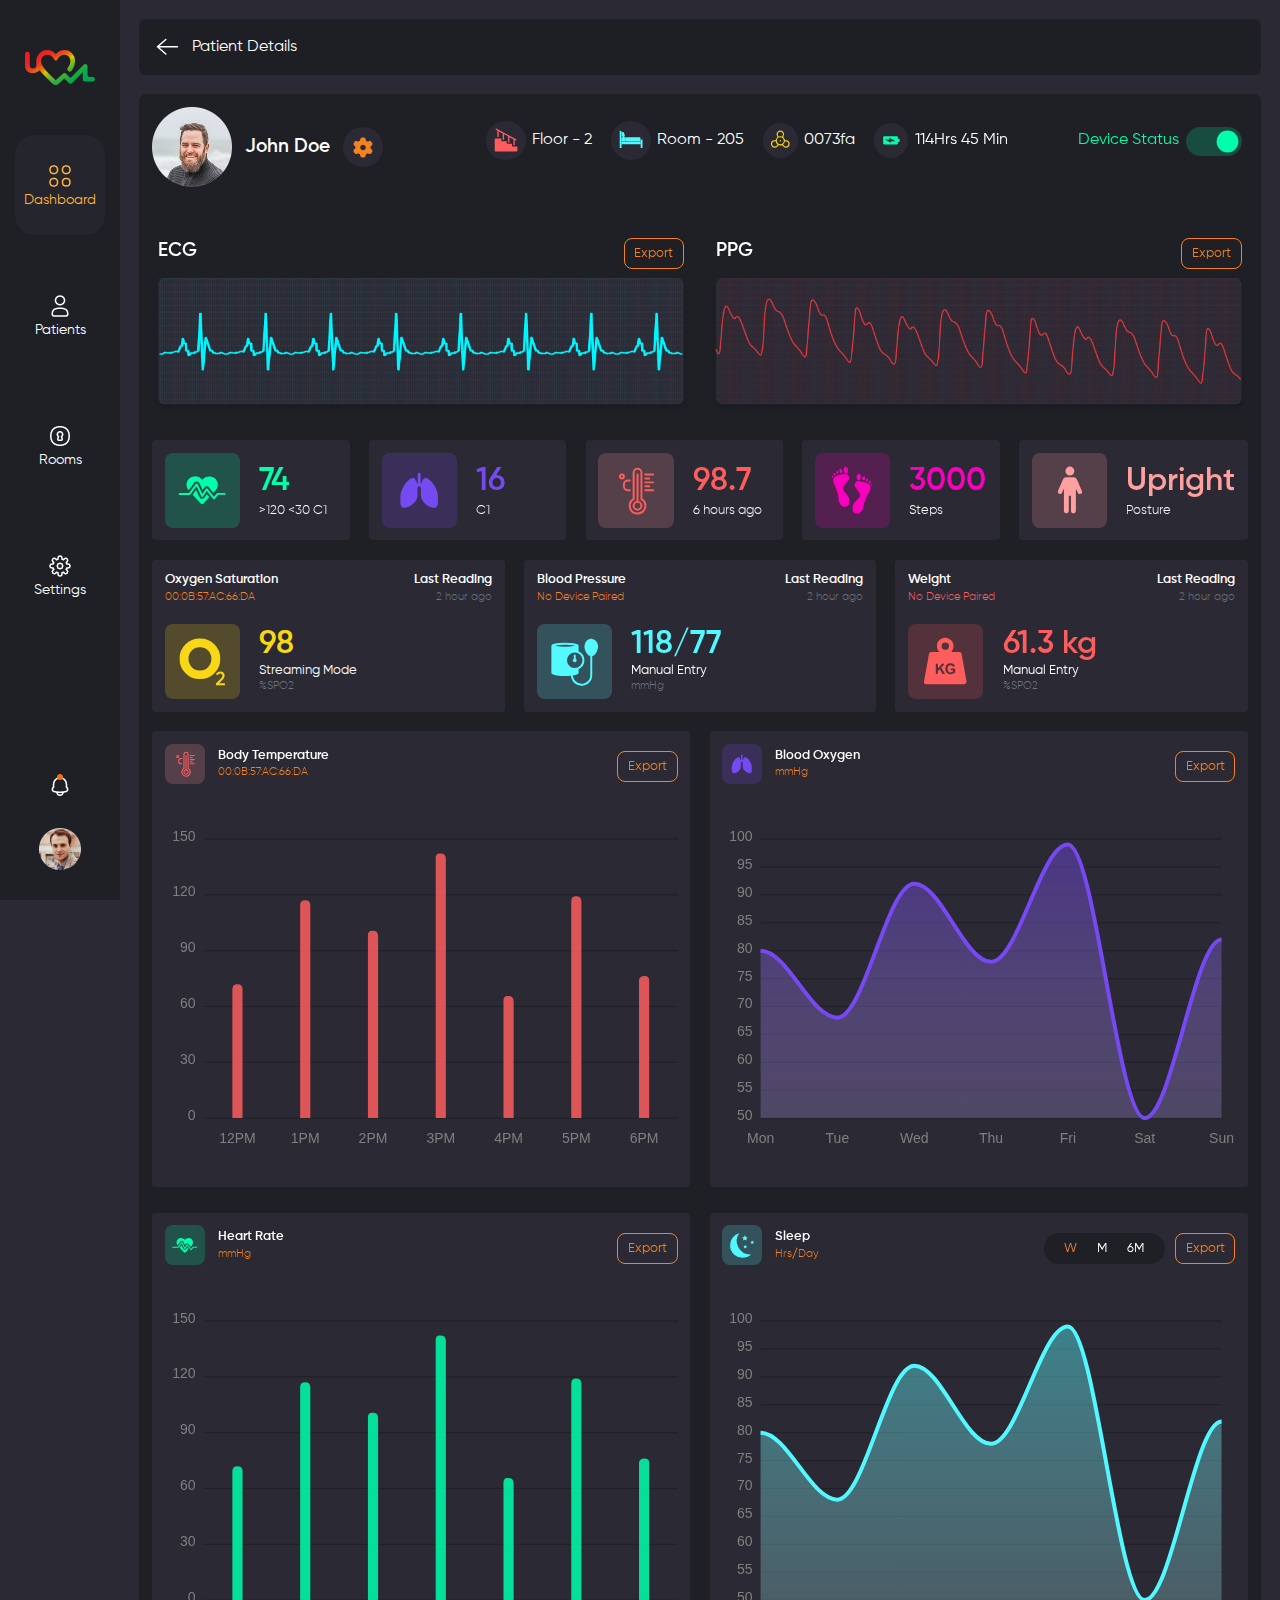
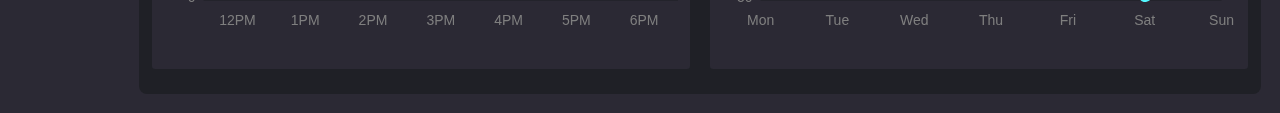
<file: index.html>
<!DOCTYPE html>
<html lang="en">

<head>
    <meta charset="UTF-8">
    <meta http-equiv="X-UA-Compatible" content="IE=edge">
    <meta name="viewport" content="width=device-width, initial-scale=1.0">
    <title>User Dashboard Detail</title>
    <link rel="stylesheet" href="css/bootstrap.min.css"/>
    <link rel="stylesheet" href="css/common.css"/>
    <link rel="stylesheet" href="css/index.css"/>
</head>
<body>
    <section class="user-dashboard-detail">
        <div class="d-flex flex-column flex-sm-row align-items-start ">
            <div class="sidebar flex-column d-none d-sm-flex">
                <a href="#" class="sidebar-logo"><img src="./images/logo.svg" alt="logo"/></a>
                <ul class="nav nav-pills nav-flush flex-column mb-auto text-center ps-0">
                    <li class="nav-item active">
                        <a href="/doctor-dashboard.html" class="nav-link">  
                            <img class="noraml-img" src="./images/Dashboard.png" alt="icon" />
                            <img class="active-img" src="./images/Active-Dashboard.png" alt="icon" />
                            <small>Dashboard</small>
                        </a>
                    </li>
                    <li>
                        <a href="/user-list.html" class="nav-link"> 
                            <img class="noraml-img" src="./images/user.png" alt="icon" />
                            <img class="active-img" src="./images/Active-user.png" alt="icon" />
                            <small>Patients</small>
                        </a>
                    </li>
                    <li>
                        <a href="/room-list.html" class="nav-link"> 
                            <img class="noraml-img" src="./images/Rooms.png" alt="icon" />
                            <img class="active-img" src="./images/Active-Rooms.png" alt="icon" />
                            <small>Rooms</small>
                        </a>
                    </li>
                    <li>
                        <a href="/settings.html" class="nav-link"> 
                            <img class="noraml-img" src="./images/Settings.png" alt="icon" />
                            <img class="active-img" src="./images/Active-Settings.png" alt="icon" />
                            <small>Settings</small>
                        </a>
                    </li>
                </ul>
                <div class="notification-ic d-inline-flex justify-content-center align-items-center">
                <a href="#" class="notification"><img src="./images/notification.png" alt="notification"/></a>
                </div>
                <div class="profile-ic d-inline-flex justify-content-center align-items-center">
                    <a href="#" class="profile"><img src="./images/profile-ic.png" alt="notification"/></a>
                </div>
            
            </div>
           
            <div class="main-container">
                <div class="p-4  d-sm-block d-none">
                    <div class="card w-100 bg-dark rounded-10 border-0 mb-4 ">
                        <div class="card-header py-3 d-flex align-items-center  bg-none border-0 text-white">
                            <a href="/doctor-dashboard.html" class="text-decoration-none text-white">
                            <svg xmlns="http://www.w3.org/2000/svg" width="30" height="30" viewBox="0 0 30 30">
                                <g id="Group_196" data-name="Group 196" transform="translate(-3796 99)">
                                    <rect id="Rectangle_84" data-name="Rectangle 84" width="30" height="30" transform="translate(3796 -99)" fill="none"/>
                                    <path id="Path_423" data-name="Path 423" d="M26.5,15.273H6.5m0,0,8.342,7.273M6.5,15.273,14.842,8" transform="translate(3795 -99.5)" fill="none" stroke="#fff" stroke-linecap="round" stroke-linejoin="round" stroke-width="1.5"/>
                                </g>
                                </svg>
                                <span class="ms-2">Patient Details</span>
                            </a>
                        </div>
                    </div>
                    
                    <div class="card w-100 bg-dark rounded-10 border-0 d-sm-flex d-none">
                        <div class="card-header bg-dark py-3 rounded-10 d-flex align-items-center  justify-content-between bg-none border-0 text-white">
                            <div  class="d-flex h4 align-items-center">
                                <span>
                                    <img src="images/author-image.png" class="img-fluid"/>
                                </span>
                                <span class="ms-3">John Doe</span>
                                <a href="" class="ms-3">
                                    <svg xmlns="http://www.w3.org/2000/svg" width="40" height="40" viewBox="0 0 40 40"><g id="Group_118" data-name="Group 118" transform="translate(-3906 210)"><circle id="Ellipse_11" data-name="Ellipse 11" cx="20" cy="20" r="20" transform="translate(3906 -210)" fill="#2b2934"/><g id="Group_117" data-name="Group 117" transform="translate(-102.552 -0.552)"><rect id="Rectangle_44" data-name="Rectangle 44" width="33.103" height="33.103" transform="translate(4012 -206)" fill="none"/><path id="setting" d="M10.214,0a2.016,2.016,0,0,1,1.46.57,1.936,1.936,0,0,1,.6,1.42,2.014,2.014,0,0,0,2.041,1.991,2.127,2.127,0,0,0,1.01-.271,2.048,2.048,0,0,1,2.729.74h0l.681,1.17A2.013,2.013,0,0,1,19,6.61a1.971,1.971,0,0,1-1.019,1.72,2,2,0,0,0-.75.731,1.96,1.96,0,0,0,.75,2.67,1.978,1.978,0,0,1,.75,2.7h0l-.681,1.131a2.025,2.025,0,0,1-1.75,1,1.99,1.99,0,0,1-1.019-.271,2.193,2.193,0,0,0-1.021-.27,2.035,2.035,0,0,0-1.439.59,1.935,1.935,0,0,0-.6,1.41A2.01,2.01,0,0,1,10.184,20H8.815a2.014,2.014,0,0,1-1.421-.59,1.966,1.966,0,0,1-.579-1.4,2,2,0,0,0-2.03-1.99,1.981,1.981,0,0,0-1.041.291,2.149,2.149,0,0,1-1.55.2,2.087,2.087,0,0,1-1.24-.93h0L.315,14.45a1.949,1.949,0,0,1-.25-1.56,2.025,2.025,0,0,1,.989-1.25,1.941,1.941,0,0,0,.75-.73,1.979,1.979,0,0,0-.75-2.67A1.947,1.947,0,0,1,.315,5.57h0L.954,4.45A2.038,2.038,0,0,1,2.2,3.5a2.066,2.066,0,0,1,1.56.21,2.179,2.179,0,0,0,1.021.26,2.067,2.067,0,0,0,1.439-.58,1.961,1.961,0,0,0,.591-1.4A2.012,2.012,0,0,1,8.854,0h1.36Zm.4,7.481a2.853,2.853,0,0,0-3.071.589,2.7,2.7,0,0,0-.61,2.991,2.794,2.794,0,0,0,2.59,1.7h.011a2.749,2.749,0,0,0,1.979-.8,2.694,2.694,0,0,0,.83-1.94A2.725,2.725,0,0,0,10.615,7.481Z" transform="translate(4019 -199)" fill="#f58220"/></g></g></svg>
                                </a>
                            </div>
                            <div class="d-sm-flex d-none align-items-center justify-content-between mb-4 ">
                                <ul class="nav nav-light">
                                    <li class="nav-item d-flex align-items-center me-4">
                                        <i class="icon-rounded-33"><svg id="Group_69" data-name="Group 69" xmlns="http://www.w3.org/2000/svg" width="33.104" height="33.103" viewBox="0 0 33.104 33.103">
                                            <rect id="Rectangle_44" data-name="Rectangle 44" width="28" height="28" transform="translate(0 0)" fill="none"/>
                                            <g id="Group_67" data-name="Group 67" transform="translate(5.708 4.566)">
                                                <path id="Path_400" data-name="Path 400" d="M-462.151-291l6.62,3.614,13.018,7.1a1.913,1.913,0,0,1,.173.1.665.665,0,0,1,.218.867.661.661,0,0,1-.86.3c-.142-.063-.276-.145-.413-.219l-.417-.228v5.039h-1.35v-.258c0-1.761,0-3.522,0-5.284a.349.349,0,0,0-.218-.357c-1.189-.64-2.374-1.29-3.56-1.936-.07-.038-.141-.072-.234-.119v5.276h-1.344v-.254q0-2.776,0-5.551c0-.118.007-.217-.133-.293-1.255-.675-2.5-1.361-3.756-2.043-.031-.017-.064-.029-.124-.056v5.527h-1.339v-.256c0-1.932,0-3.864,0-5.8a.315.315,0,0,0-.194-.324c-1.215-.656-2.425-1.319-3.637-1.98-.05-.027-.1-.049-.178-.084v5.759h-1.346v-.254q0-3.021,0-6.041a.3.3,0,0,0-.18-.311c-.39-.2-.767-.423-1.155-.625a.7.7,0,0,1-.447-.659.65.65,0,0,1,.459-.622c.011,0,.018-.021.027-.032Z" transform="translate(463.891 291)" fill="#fd5d5d"/>
                                                <path id="Path_401" data-name="Path 401" d="M-476.32-67.178h4.563a.692.692,0,0,1,.788.794c0,.616,0,1.232,0,1.881h4.568a.688.688,0,0,1,.782.777c0,.623,0,1.246,0,1.9h4.574a.688.688,0,0,1,.777.782q0,1.672,0,3.343a.689.689,0,0,1-.781.779h-21.174a.692.692,0,0,1-.786-.8q0-5.672,0-11.345a.692.692,0,0,1,.791-.79h5.1a.692.692,0,0,1,.793.789C-476.32-68.448-476.32-67.831-476.32-67.178Z" transform="translate(483.009 79.752)" fill="#fd5d5d"/>
                                            </g>
                                            </svg></i>
                                            <span class="text-white ms-2">Floor - 2</span>
                                        
                                            
                                    </li>
                                    <li class="nav-item d-flex align-items-center me-4">
                                        <i class="icon-rounded-33">
                                            <svg id="Group_70" data-name="Group 70" xmlns="http://www.w3.org/2000/svg" width="33.104" height="33.103" viewBox="0 0 33.104 33.103">
                                                <rect id="Rectangle_63" data-name="Rectangle 63" width="33.103" height="33.103" transform="translate(0)" fill="none"/>
                                                <g id="Group_68" data-name="Group 68" transform="translate(5.708 6.849)">
                                                <g id="Group_66" data-name="Group 66" transform="translate(0)">
                                                    <path id="Path_395" data-name="Path 395" d="M2451.247,495.939a1.333,1.333,0,0,1,1.488-.985.484.484,0,0,1,.334.138v8.293c-.2.256-.482.133-.725.136-1.107.014-1.107.006-1.107-1.095q0-1.322,0-2.645,0-1.434-.006-2.868Q2451.241,496.426,2451.247,495.939Z" transform="translate(-2430.239 -486.385)" fill="#53f8ff"/>
                                                    <path id="Path_396" data-name="Path 396" d="M2148.755,527.833l.006,2.868q-5.238,0-10.476-.006-4.347,0-8.693.006,0-1.429,0-2.859l4.269,0,1.84,0c.059,0,.118.009.178.009H2148.4C2148.519,527.851,2148.637,527.839,2148.755,527.833Z" transform="translate(-2127.761 -517.306)" fill="#53f8ff"/>
                                                    <path id="Path_397" data-name="Path 397" d="M2100.725,361.695q0,1.429,0,2.859c0,1.144,0,2.289,0,3.433,0,.232-.1.319-.321.315q-.6-.012-1.2,0c-.219,0-.31-.092-.31-.307q0-8.259,0-16.519c0-.227.1-.314.323-.317,1.041-.011,1.509.45,1.511,1.5,0,.379,0,.758.008,1.137v4.994Q2100.732,360.241,2100.725,361.695Z" transform="translate(-2098.896 -351.159)" fill="#53f8ff"/>
                                                    <path id="Path_398" data-name="Path 398" d="M2129.6,373.83v-.282a1.388,1.388,0,0,1,1.358-1.192,1.42,1.42,0,0,1,1.265,1.206c.176.68.35,1.361.554,2.033a1.423,1.423,0,0,1-.81,1.841c.856,0,1.675,0,2.495,0,.091,0,.2-.038.264.066a1.275,1.275,0,0,0-.863,1.329c.015.874,0,1.748-.007,2.622l-4.269,0q.007-1.454.013-2.908c.146-.85.742-1.109,1.625-1.112a1.35,1.35,0,0,1-.921-.946C2130.076,375.6,2129.838,374.715,2129.6,373.83Z" transform="translate(-2127.761 -371.093)" fill="#53f8ff"/>
                                                    <path id="Path_399" data-name="Path 399" d="M2218.142,460.043c0-1.066-.584-1.518-1.82-1.411l-7.878,0q-1.884,0-3.77-.005l-.161.028-.12.03a1.276,1.276,0,0,0-.854,1.329c.015.874,0,1.748-.007,2.622l1.684,0v0c.059,0,.117.009.176.009h12.392c.117,0,.234-.012.351-.018q.007-.487.014-.974C2218.146,461.112,2218.142,460.577,2218.142,460.043Z" transform="translate(-2197.297 -452.213)" fill="#53f8ff"/>
                                                </g>
                                                </g>
                                            </svg>
                                        </i>
                                        <span class="text-white ms-2">Room - 205</span>
                                    </li>
                                    <li class="nav-item d-flex align-items-center me-4">
                                        <i class="icon-rounded-33">
                                            <svg id="Group_39" data-name="Group 39" xmlns="http://www.w3.org/2000/svg" width="28" height="28" viewBox="0 0 40 40"> <g id="Group_38" data-name="Group 38" transform="translate(7.067 6.523)"> <path id="Path_371" data-name="Path 371" d="M-503.481-312.935a5.217,5.217,0,0,1-1.007-.1,5.449,5.449,0,0,1-4.268-4.264,5.393,5.393,0,0,1,4.138-6.272,9.378,9.378,0,0,1,1.383-.17c.15-.011.3-.022.448-.035a1.048,1.048,0,0,0,1.014-.869,6.161,6.161,0,0,1,1.782-2.98l.244-.235.285-.274-.188-.348c-.038-.07-.074-.14-.109-.208-.08-.155-.162-.316-.262-.473a5.386,5.386,0,0,1-.324-5.227,5.324,5.324,0,0,1,4.207-3.016,6.913,6.913,0,0,1,.808-.049,4.944,4.944,0,0,1,4.362,2.413,5.247,5.247,0,0,1,.12,5.778c-.027.047-.064.1-.1.164a1.336,1.336,0,0,0-.306.836,1.233,1.233,0,0,0,.477.782c.048.046.094.089.127.125a6.221,6.221,0,0,1,1.535,2.782.949.949,0,0,0,.91.785l.423.029c.326.022.634.042.943.077a5.321,5.321,0,0,1,3.175,1.5,5.3,5.3,0,0,1,1.541,3.145,5.464,5.464,0,0,1-1.287,4.274,5.249,5.249,0,0,1-3.947,1.82h-.078a5.3,5.3,0,0,1-4.569-2.466c-.212-.308-.443-.611-.685-.9a.847.847,0,0,0-.625-.274.713.713,0,0,0-.2.027,7.108,7.108,0,0,1-1.95.28,6.967,6.967,0,0,1-1.932-.279.7.7,0,0,0-.193-.026.849.849,0,0,0-.626.277,10.347,10.347,0,0,0-.691.906A5.579,5.579,0,0,1-503.481-312.935Zm.774-9.254c-.423.018-.86.036-1.3.1a3.83,3.83,0,0,0-3.255,3.595,3.767,3.767,0,0,0,2.7,3.769,3.872,3.872,0,0,0,1.1.16,3.8,3.8,0,0,0,3.244-1.847c.106-.172.227-.343.355-.524.064-.091.13-.183.2-.279l.265-.385-.355-.3a6.3,6.3,0,0,1-2.181-3.72.754.754,0,0,0-.715-.563h-.011Zm13.716.378a6.577,6.577,0,0,1-2.193,3.925l-.346.306.263.38c.083.121.164.24.243.357.178.264.346.513.535.761a3.842,3.842,0,0,0,3.036,1.486,3.711,3.711,0,0,0,1.213-.2,3.854,3.854,0,0,0,2.527-3.648,3.652,3.652,0,0,0-2.613-3.492,8.145,8.145,0,0,0-1.46-.231c-.206-.02-.419-.04-.625-.068l-.494-.066Zm-6.489-6.04a4.977,4.977,0,0,0-4.973,4.953,4.949,4.949,0,0,0,1.46,3.526,4.934,4.934,0,0,0,3.512,1.466,4.979,4.979,0,0,0,4.974-4.961,4.942,4.942,0,0,0-1.455-3.523,4.939,4.939,0,0,0-3.517-1.462Zm-.034-8.007a3.762,3.762,0,0,0-2.749,1.248,3.723,3.723,0,0,0-.993,2.819,5.146,5.146,0,0,0,.83,2.163q.076.132.152.266l.21.372.406-.134a6.99,6.99,0,0,1,2.186-.362,6.888,6.888,0,0,1,2.164.358l.411.136.209-.379.148-.271c.1-.177.187-.344.28-.506a3.809,3.809,0,0,0,.174-3.6A3.79,3.79,0,0,0-495-335.82,3.47,3.47,0,0,0-495.513-335.857Z" transform="translate(508.863 337.453)" fill="#f8d716"/> <path id="Path_372" data-name="Path 372" d="M-340.634-152.4a.922.922,0,0,1-.654-.292.958.958,0,0,1-.26-.684.945.945,0,0,1,.933-.924h.031a.947.947,0,0,1,.92.979.939.939,0,0,1-.946.921Z" transform="translate(353.989 167.916)" fill="#f8d716"/> </g> <rect id="Rectangle_44" data-name="Rectangle 44" width="40" height="40" fill="none"/></svg>
                                        </i>
                                        <span class="text-white ms-2">0073fa</span>
                                    </li>
                                    <li class="nav-item d-flex align-items-center me-4">
                                        <i class="icon-rounded-33">
                                            <svg id="Group_42" data-name="Group 42" xmlns="http://www.w3.org/2000/svg" width="28" height="28" viewBox="0 0 40 40"> <rect id="Rectangle_44" data-name="Rectangle 44" width="40" height="40" fill="none"/> <path id="Path_373" data-name="Path 373" d="M10.155,2.343H8.2V0H3.516V2.343H1.564A1.56,1.56,0,0,0,0,3.906V21.869a1.564,1.564,0,0,0,1.564,1.564h8.6a1.564,1.564,0,0,0,1.564-1.564V3.906a1.569,1.569,0,0,0-1.57-1.564ZM4.688,21.084V14.642H2.344L7.031,5.857V12.3H9.375Z" transform="translate(32.251 14.603) rotate(90)" fill="#00ffac"/></svg>
                                        </i>
                                        <span class="text-white ms-2">114Hrs 45 Min</span>
                                    </li>
                                    
                                </ul>

                                <div class="form-check form-switch toggle-switch-green">
                                <label class="form-check-label" for="flexSwitchCheckDefault">Device Status</label>
                                <input class="form-check-input" type="checkbox" checked id="flexSwitchCheckDefault">
                                </div>
                            </div>
                            
                        </div>
                        <div class="card-body">
                            <div class="row">
                                <div class="col-md-6 my-2 my-sm-3">
                                    <div class="card bg-dark border-0">
                                        <div class="card-header bg-dark border-0 d-flex justify-content-between align-items-center px-0 px-sm-2">
                                            <h3 class="h4 text-heading-mobile text-white">ECG</h3>
                                            <a href="" class="btn btn-outline-warning d-sm-inline d-none">Export</a>
                                        </div>
                                        <div class="card-body p-0">
                                            <img src="images/ECG.png" class="img-fluid w-100"/>
                                        </div>
                                    </div>
                                </div>
                                <div class="col-md-6 my-2 my-sm-3">
                                    <div class="card bg-dark border-0">
                                        <div class="card-header bg-dark border-0 d-flex justify-content-between align-items-center px-0 px-sm-2">
                                            <h3 class="h4 text-heading-mobile text-white">PPG</h3>
                                            <a href="" class="btn btn-outline-warning d-sm-inline d-none">Export</a>
                                        </div>
                                        <div class="card-body p-0">
                                            <img src="images/PPG.png" class="img-fluid w-100"/>
                                        </div>
                                    </div>
                                </div>
                                
                            </div>
                            <div class="row d-none d-sm-flex">
                                <div class="col-lg my-3">
                                    <div class="card bg-light border-0 rounded-5">
                                        <div class="card-body">
                                            <div class="d-flex">
                                                <span  class="icon-rounded-94 icon-heartRate">
                                                    <svg id="Group_51" data-name="Group 51" xmlns="http://www.w3.org/2000/svg" width="94"  viewBox="0 0 50 50.538"> <rect id="Rectangle_53" data-name="Rectangle 53" width="50" height="50.538" transform="translate(0 0)" fill="none"/> <g id="heartbeat" transform="translate(9.098 16.217)"> <path id="Path_377" data-name="Path 377" d="M24.776,27.619l1.588,2-3.709,4.041a1.433,1.433,0,0,1-2.1,0l-5.271-5.74,2.3-3.085L19.844,29.6a1.972,1.972,0,0,0,1.607,1.113l.1.007h.052a1.966,1.966,0,0,0,1.607-.84Z" transform="translate(-5.99 -15.768)" fill="#00ffab"/> <path id="Path_378" data-name="Path 378" d="M28.321,20.252l-1.458,1.588-2.837-3.573a1.946,1.946,0,0,0-1.529-.742h-.065a1.962,1.962,0,0,0-1.542.84L19.75,20l-2.193-4.633a1.967,1.967,0,0,0-1.575-1.113c-.065-.006-.13-.006-.2-.006a1.933,1.933,0,0,0-1.562.781l-3.794,5.089a5.586,5.586,0,0,1-.957-5.792,5.363,5.363,0,0,1,4.64-3.417,6.481,6.481,0,0,1,5.317,2.219A6.392,6.392,0,0,1,24.306,10.9c.15,0,.3.007.449.013a5.379,5.379,0,0,1,4.64,3.417A5.615,5.615,0,0,1,28.321,20.252Z" transform="translate(-3.814 -10.9)" fill="#00ffab"/> <path id="Path_379" data-name="Path 379" d="M24.461,28.651h-.01a.651.651,0,0,1-.5-.246l-4.236-5.342-2.562,3.7a.651.651,0,0,1-1.123-.092l-3.179-6.714L8.769,25.434a.651.651,0,0,1-.522.262h-6.6a.651.651,0,1,1,0-1.3H7.92l4.534-6.085a.641.641,0,0,1,.586-.259.65.65,0,0,1,.524.369l3.161,6.674L19.145,21.6a.651.651,0,0,1,1.045-.034l4.287,5.406,1.982-2.348a.649.649,0,0,1,.5-.231h4.63a.651.651,0,0,1,0,1.3H27.259l-2.3,2.725A.65.65,0,0,1,24.461,28.651Z" transform="translate(-1 -13.396)" fill="#00ffab"/> </g></svg>
                                                </span>
                                                <div class="  d-flex  ps-4 d-flex flex-column justify-content-center">
                                                    <h3 class="h1 text-heartRate d-block mb-1">74</h3>
                                                    <p class="h6 fw-light text-white mb-0">&gt;120 &lt;30 C1</p>
                                                </div>
                                            </div>
                                        </div>
                                    </div>
                                </div>
                                <div class="col-lg my-3">
                                    <div class="card bg-light border-0 rounded-5">
                                        <div class="card-body">
                                            <div class="d-flex">
                                                <span  class="icon-rounded-94 icon-bloodoxygen">
                                                    <svg xmlns="http://www.w3.org/2000/svg" width="94"  viewBox="0 0 93 93"> <g id="Group_49" data-name="Group 49" transform="translate(-0.464 0.143)"> <rect id="Rectangle_54" data-name="Rectangle 54" width="50" height="50" transform="translate(0.464 -0.143)" fill="none"/> <g id="Group_44" data-name="Group 44" transform="translate(23.175 24.158)"> <path id="Path_374" data-name="Path 374" d="M-486.133,356.632v-5.643c.029-.907.011-1.818.1-2.719a28.91,28.91,0,0,1,.515-3.768,29.033,29.033,0,0,1,3.845-8.728,29.719,29.719,0,0,1,5.986-7.144,11.808,11.808,0,0,1,3.17-2.007,3.789,3.789,0,0,1,5.15,1.756,15.959,15.959,0,0,1,1.119,2.67c.283.838.443,1.719.67,2.628a3.044,3.044,0,0,0,.9-2.08c-.047-3.259-.022-6.518-.016-9.78a3.533,3.533,0,0,1,.093-.854,1.751,1.751,0,0,1,1.7-1.314,1.757,1.757,0,0,1,1.732,1.339,3.713,3.713,0,0,1,.086.854c.006,3.259.022,6.52-.011,9.78-.007.79.573,1.109.975,1.7a15.783,15.783,0,0,1,1.659-5,3.9,3.9,0,0,1,3.026-2.206,5.06,5.06,0,0,1,2.83.661,17.327,17.327,0,0,1,5.04,4.177,35.4,35.4,0,0,1,6.15,9.86,18.738,18.738,0,0,1,1.653,6.526c.1,2.923.09,5.852.077,8.778a12,12,0,0,1-.666,4.243,3.748,3.748,0,0,1-2.537,2.515,7.819,7.819,0,0,1-4.3-.184,21.08,21.08,0,0,1-10.854-7.219,11.935,11.935,0,0,1-2.872-8.079c.1-3.029.155-6.06.219-9.091a.672.672,0,0,0-.119-.449c-.613-.6-1.248-1.184-1.839-1.739-.774.659-1.551,1.3-2.3,1.977a.71.71,0,0,0-.124.487c.064,3.106.148,6.212.2,9.32a10.687,10.687,0,0,1-.15,1.989,13.442,13.442,0,0,1-3.641,6.838,21.7,21.7,0,0,1-7.44,5.247,12.016,12.016,0,0,1-5.934,1.208,3.633,3.633,0,0,1-2.715-1.444,6.452,6.452,0,0,1-1.106-2.943C-485.978,358.073-486.043,357.351-486.133,356.632Z" transform="translate(486.133 -319.647)" fill="#764af1"/> </g> </g> </svg>
                                                </span>
                                                <div class="  d-flex  ps-4 d-flex flex-column justify-content-center">
                                                    <h3 class="h1 text-bloodoxygen d-block mb-1">16</h3>
                                                    <p class="h6 fw-light text-white mb-0">C1</p>
                                                </div>
                                            </div>
                                        </div>
                                    </div>
                                </div>
                                <div class="col-lg my-3">
                                    <div class="card bg-light border-0 rounded-5">
                                        <div class="card-body">
                                            <div class="d-flex">
                                                <span  class="icon-rounded-94 icon-bodyTempeture">
                                                    <svg id="Group_47" data-name="Group 47" xmlns="http://www.w3.org/2000/svg" width="94"  viewBox="0 0 50 50"> <rect id="Rectangle_56" data-name="Rectangle 56" width="50" height="50" transform="translate(0 0)" fill="none"></rect> <path id="temprature" d="M21,7.779H23.6a.648.648,0,0,0,0-1.3H21a.648.648,0,0,0,0,1.3ZM7.389,5.834A1.945,1.945,0,1,0,5.445,7.779,1.945,1.945,0,0,0,7.389,5.834Zm-1.945.648a.648.648,0,1,1,.648-.648A.648.648,0,0,1,5.445,6.482ZM21,5.186h5.186a.648.648,0,0,0,0-1.3H21a.648.648,0,0,0,0,1.3Zm-9.723,9.723a.648.648,0,0,0-.648-.648h-1.3a1.945,1.945,0,0,1-1.945-1.945v-1.3A1.945,1.945,0,0,1,9.334,9.075h1.3a.648.648,0,1,0,0-1.3h-1.3A3.241,3.241,0,0,0,6.093,11.02v1.3a3.241,3.241,0,0,0,3.241,3.241h1.3A.648.648,0,0,0,11.279,14.909ZM26.188,9.075H21a.648.648,0,0,0,0,1.3h5.186a.648.648,0,0,0,0-1.3ZM16.465,22.1V4.538a.648.648,0,0,0-1.3,0V22.1a3.241,3.241,0,1,0,1.3,0Zm-.648,5.121a1.945,1.945,0,1,1,1.945-1.945A1.945,1.945,0,0,1,15.816,27.226ZM26.188,14.261H21a.648.648,0,0,0,0,1.3h5.186a.648.648,0,0,0,0-1.3ZM21,12.965H23.6a.648.648,0,0,0,0-1.3H21a.648.648,0,1,0,0,1.3Zm-1.945,7.494V3.241a3.241,3.241,0,1,0-6.482,0V20.458a5.834,5.834,0,0,0-2.411,6.275,5.769,5.769,0,0,0,4.265,4.213,6.106,6.106,0,0,0,1.387.169A5.821,5.821,0,0,0,19.07,20.458Zm-.428,8.375a4.589,4.589,0,0,1-3.889.856,4.525,4.525,0,0,1-1.167-8.323.648.648,0,0,0,.324-.557V3.241a1.945,1.945,0,1,1,3.889,0V20.808a.648.648,0,0,0,.324.557,4.512,4.512,0,0,1,.557,7.468Z" transform="translate(10.473 9.814)" fill="#fd5d5d"></path></svg>
                                                </span>
                                                <div class="  d-flex  ps-4 d-flex flex-column justify-content-center">
                                                    <h3 class="h1 text-bodyTempeture d-block mb-1">98.7</h3>
                                                    <p class="h6 fw-light text-white mb-0">6 hours ago</p>
                                                </div>
                                            </div>
                                        </div>
                                    </div>
                                </div>
                                <div class="col-lg my-3">
                                    <div class="card bg-light border-0 rounded-5">
                                        <div class="card-body">
                                            <div class="d-flex">
                                                <span  class="icon-rounded-94 icon-Steps">
                                                    <svg id="Group_63" data-name="Group 63" xmlns="http://www.w3.org/2000/svg" width="93.32" height="93.321" viewBox="0 0 93.32 93.321"> <rect id="Rectangle_62" data-name="Rectangle 62" width="93.32" height="93.321" transform="translate(0 0)" fill="none"/> <g id="Group_62" data-name="Group 62" transform="translate(20.729 18.317)"> <path id="Path_383" data-name="Path 383" d="M-963.637,765.007c-.574-.178-1.153-.337-1.719-.538a4.184,4.184,0,0,1-2.95-3.664,13.406,13.406,0,0,1,4.472-12.034q1.4-1.286,2.758-2.607a5.216,5.216,0,0,0,1.2-6.181A18.1,18.1,0,0,0-963,734.959a33.18,33.18,0,0,1-2.211-3.009c-1.076-1.6-.761-3.246-.046-4.864a4.078,4.078,0,0,1,4.267-2.48,28.029,28.029,0,0,1,4.8.744c1.819.424,3.6,1.021,5.389,1.549a6.338,6.338,0,0,1,4.025,9.153,7.913,7.913,0,0,1-.37.7,105.873,105.873,0,0,0-6.29,12.987,27.457,27.457,0,0,0-1.126,4.494,48.174,48.174,0,0,1-1.367,5.424,7.94,7.94,0,0,1-5.479,5.156c-.215.059-.424.127-.638.191Z" transform="translate(994.409 -706.934)" fill="#f900bf"/> <path id="Path_384" data-name="Path 384" d="M-953.463,756.488a35.176,35.176,0,0,1-.638,3.606,4.121,4.121,0,0,1-3.063,2.817c-4.2,1.3-7.453-1.654-8.734-4.791a19.6,19.6,0,0,1-.989-4.923c-.237-1.8-.46-3.6-.716-5.393a5.432,5.432,0,0,0-.31-1.085c-1.126-3.141-2.229-6.295-3.409-9.418-.57-1.5-1.354-2.908-1.942-4.4a6.244,6.244,0,0,1,4.513-8.6c2.352-.538,4.731-.989,7.115-1.372a11.485,11.485,0,0,1,4.34-.041c2.283.5,3.241,2.083,3.6,4.189.351,2.083-.761,3.5-2,4.881-.994,1.113-2.084,2.143-3.054,3.273a11.981,11.981,0,0,0-2.211,3.8,4.967,4.967,0,0,0,1.021,5.179c1.1,1.3,2.275,2.53,3.36,3.838A13.723,13.723,0,0,1-953.463,756.488Z" transform="translate(975.423 -713.676)" fill="#f900bf"/> <path id="Path_385" data-name="Path 385" d="M-965.381,724.806a4.684,4.684,0,0,1-1.1,3.168,2.093,2.093,0,0,1-3.3,0,5.262,5.262,0,0,1,0-6.445,2.1,2.1,0,0,1,3.3.009A4.775,4.775,0,0,1-965.381,724.806Z" transform="translate(985.635 -720.722)" fill="#f900bf"/> <path id="Path_386" data-name="Path 386" d="M-967.347,726.817a5.055,5.055,0,0,1,1.2-3.341,2.154,2.154,0,0,1,3.661.306,5.315,5.315,0,0,1-.67,6.149,2.112,2.112,0,0,1-3.374-.283A4.751,4.751,0,0,1-967.347,726.817Z" transform="translate(998.223 -714.054)" fill="#f900bf"/> <path id="Path_387" data-name="Path 387" d="M-968.412,724.445a6.418,6.418,0,0,1-.456,1.272,1.333,1.333,0,0,1-2.165.337,3.414,3.414,0,0,1-.565-4.107,1.358,1.358,0,0,1,2.147-.278A3.6,3.6,0,0,1-968.412,724.445Z" transform="translate(981.501 -718.793)" fill="#f900bf"/> <path id="Path_388" data-name="Path 388" d="M-962.111,725.28a3.6,3.6,0,0,1-1.089,2.667,1.41,1.41,0,0,1-2.384-.547,3.545,3.545,0,0,1,.816-3.656,1.413,1.413,0,0,1,2.439.57A6.289,6.289,0,0,1-962.111,725.28Z" transform="translate(1003.754 -711.687)" fill="#f900bf"/> <path id="Path_389" data-name="Path 389" d="M-970.181,724.054a6.3,6.3,0,0,1-.16.77,1.024,1.024,0,0,1-1.8.406,2.5,2.5,0,0,1-.619-2.566,1.034,1.034,0,0,1,1.85-.419A2.669,2.669,0,0,1-970.181,724.054Z" transform="translate(978.539 -716.792)" fill="#f900bf"/> <path id="Path_390" data-name="Path 390" d="M-964.8,725.891a7.373,7.373,0,0,1,.511-1.222,1.309,1.309,0,0,1,1.468-.724,1.3,1.3,0,0,1,.761,1.445,3.948,3.948,0,0,1-.529,1.522,1.213,1.213,0,0,1-1.423.67C-964.51,727.414-964.8,726.881-964.8,725.891Z" transform="translate(1007.297 -709.413)" fill="#f900bf"/> <path id="Path_391" data-name="Path 391" d="M-961.4,725.8a2.34,2.34,0,0,1-1.135,1.9.948.948,0,0,1-1.5-.852,2.31,2.31,0,0,1,.861-1.942,1.065,1.065,0,0,1,1.194-.264C-961.5,724.86-961.432,725.316-961.4,725.8Z" transform="translate(1009.985 -707.101)" fill="#f900bf"/> <path id="Path_392" data-name="Path 392" d="M-971.1,724.53c-.032.506-.118.976-.624,1.19a1.1,1.1,0,0,1-1.258-.41,2.232,2.232,0,0,1-.629-2.019.94.94,0,0,1,1.609-.611A2.394,2.394,0,0,1-971.1,724.53Z" transform="translate(975.783 -714.725)" fill="#f900bf"/> <path id="Path_393" data-name="Path 393" d="M-961.667,726.138c.009.656-.542,1.395-1.08,1.409-.484.018-.657-.3-.684-.72a1.439,1.439,0,0,1,1.1-1.45A.692.692,0,0,1-961.667,726.138Z" transform="translate(1012.152 -704.158)" fill="#f900bf"/> <path id="Path_394" data-name="Path 394" d="M-972.331,724.564c-.242.333-.383.715-.624.8a.9.9,0,0,1-.8-.31,2.476,2.476,0,0,1-.36-1.29.586.586,0,0,1,1.039-.365A6.28,6.28,0,0,1-972.331,724.564Z" transform="translate(974.12 -711.942)" fill="#f900bf"/> </g></svg>
                                                </span>
                                                <div class="  d-flex  ps-4 d-flex flex-column justify-content-center">
                                                    <h3 class="h1 text-Steps d-block mb-1">3000</h3>
                                                    <p class="h6 fw-light text-white mb-0">Steps</p>
                                                </div>
                                            </div>
                                        </div>
                                    </div>
                                </div>
                                <div class="col-md my-3">
                                    <div class="card bg-light border-0 rounded-5">
                                        <div class="card-body">
                                            <div class="d-flex">
                                                <span  class="icon-rounded-94 icon-Posture">
                                                    <svg xmlns="http://www.w3.org/2000/svg" width="93.32" height="93.321" viewBox="0 0 93.32 93.321"> <g id="Group_109" data-name="Group 109" transform="translate(-5505 -522)"> <rect id="Rectangle_62" data-name="Rectangle 62" width="93.32" height="93.321" transform="translate(5505 522)" fill="none"/> <g id="Group_108" data-name="Group 108" transform="translate(5418.633 -683.827)"> <path id="Path_411" data-name="Path 411" d="M128.423,1356.11a3.147,3.147,0,0,1-2.3-2.2,5.919,5.919,0,0,1-.139-1.4q-.012-13.182-.006-26.364v-.653l-.126-.026c-.16.349-.324.7-.478,1.047-.575,1.312-1.125,2.636-1.728,3.935a2.6,2.6,0,0,1-2.565,1.619,2.641,2.641,0,0,1-2.5-1.717,2.717,2.717,0,0,1,.07-2.252c2.04-4.684,4.064-9.374,6.136-14.044a4.3,4.3,0,0,1,4.2-2.715c2.929-.008,5.858,0,8.788-.006a4.433,4.433,0,0,1,4.343,2.866c1.048,2.36,2.065,4.734,3.1,7.1.972,2.229,1.955,4.453,2.918,6.687a2.784,2.784,0,0,1-1.5,3.924,2.712,2.712,0,0,1-3.455-1.457c-.67-1.456-1.291-2.933-1.934-4.4a1.646,1.646,0,0,0-.408-.619v.595q0,13.323.006,26.647a3.178,3.178,0,0,1-1.764,3.157c-.217.108-.449.186-.674.278h-1.248c-1.9-.675-2.414-2.1-2.393-4,.061-5.726.022-11.454.022-17.18v-.694h-2.744v.694q0,8.959,0,17.918a3.042,3.042,0,0,1-2.193,3.142.877.877,0,0,0-.176.117Z" transform="translate(0 -74.213)" fill="#ffa0a0"/> <path id="Path_412" data-name="Path 412" d="M186.411,1234.94a5.557,5.557,0,1,1,5.546-5.551A5.566,5.566,0,0,1,186.411,1234.94Z" transform="translate(-52.988 0)" fill="#ffa0a0"/> </g> </g></svg>
                                                </span>
                                                <div class="  d-flex  ps-4 d-flex flex-column justify-content-center">
                                                    <h3 class="h1 text-Posture d-block mb-1">Upright</h3>
                                                    <p class="h6 fw-light text-white mb-0">Posture</p>
                                                </div>
                                            </div>
                                        </div>
                                    </div>
                                </div>
                            </div>
                                
                            <div class="row">
                                <div class="col-md-4 my-2">
                                    <div class="card bg-light border-0 rounded-5">
                                        <div class="card-header bg-light border-0 d-flex justify-content-between align-items-center mt-2">
                                            <div class=" text-white d-flex  d-flex flex-column justify-content-center">
                                                <h3 class="h6 d-block mb-1">Oxygen Saturation</h3>
                                                <span class="h6 text-small mb-0 text-warning fw-light">00:0B:57:AC:66:DA</span>
                                                </div>
                                                <div class=" text-white d-flex text-end flex-column justify-content-center">
                                                <span class="h6 d-block mb-1">Last Reading</span>
                                                <span class="h6 text-small mb-0 text-muted  fw-light">2 hour ago</span>
                                            </div>
                                        </div>
                                        <div class="card-body">
                                            <div class="d-flex">
                                                <span  class="icon-rounded-94 icon-OxygenSaturation">
                                                    <svg xmlns="http://www.w3.org/2000/svg" width="94" height="94" viewBox="0 0 94 94"> <g id="Group_50" data-name="Group 50" transform="translate(0.298 0.298)"> <rect id="Rectangle_57" data-name="Rectangle 57" width="94" height="94" transform="translate(-0.298 -0.298)" fill="none"/> <g id="Group_46" data-name="Group 46" transform="translate(17.97 18.527)"> <path id="Path_381" data-name="Path 381" d="M43.835,33.488a24.629,24.629,0,0,1-18.008,7.329A24.629,24.629,0,0,1,7.819,33.488,24.444,24.444,0,0,1,.42,15.411a24.444,24.444,0,0,1,7.4-18.078A24.629,24.629,0,0,1,25.827-10,24.629,24.629,0,0,1,43.835-2.667a24.444,24.444,0,0,1,7.4,18.078A24.444,24.444,0,0,1,43.835,33.488ZM15.671,25.88a13.848,13.848,0,0,0,10.156,4.048A13.848,13.848,0,0,0,35.982,25.88a14.1,14.1,0,0,0,4.083-10.47,14.1,14.1,0,0,0-4.083-10.47A13.848,13.848,0,0,0,25.827.893,13.848,13.848,0,0,0,15.671,4.941a14.1,14.1,0,0,0-4.083,10.47A14.1,14.1,0,0,0,15.671,25.88Z" transform="translate(-0.42 9.996)" fill="#f7d716"/> <path id="Path_380" data-name="Path 380" d="M.455,7.345V5.158L6.384-.893Q8.547-3.056,8.547-4.636a2.515,2.515,0,0,0-.741-1.932A2.649,2.649,0,0,0,5.922-7.26,3.332,3.332,0,0,0,2.763-5.146L.406-6.531a5.782,5.782,0,0,1,2.26-2.576A6.162,6.162,0,0,1,5.9-9.982a5.62,5.62,0,0,1,3.84,1.409,4.849,4.849,0,0,1,1.6,3.84q0,2.587-2.921,5.512L4.561,4.647h7.1v2.7Z" transform="translate(44.957 51.199)" fill="#f7d716"/> </g> </g></svg>
                                                </span>
                                                <div class="  d-flex  ps-4 d-flex flex-column justify-content-center">
                                                    <h3 class="heading-count text-StreamingMode d-block mb-1">98</h3>
                                                    <p class="h6 fw-normal text-white mb-0">Streaming Mode</p>
                                                    <span class=" text-small mb-0 text-muted fw-light">%SPO2</span>
                                                    </div>
                                            </div>
                                        </div>
                                    </div>
                                </div>
                                <div class="col-md-4 my-2">
                                    <div class="card bg-light border-0 rounded-5">
                                        <div class="card-header bg-light border-0 d-flex justify-content-between align-items-center mt-2">
                                            <div class=" text-white d-flex  d-flex flex-column justify-content-center">
                                                <h3 class="h6 d-block mb-1">Blood Pressure</h3>
                                                <span class="h6 text-small mb-0 text-warning fw-light">No Device Paired</span>
                                                </div>
                                                <div class=" text-white d-flex text-end flex-column justify-content-center">
                                                <span class="h6 d-block mb-1">Last Reading</span>
                                                <span class="h6 text-small mb-0 text-muted  fw-light">2 hour ago</span>
                                            </div>
                                        </div>
                                        <div class="card-body">
                                            <div class="d-flex">
                                                <span  class="icon-rounded-94 icon-BloodPressure">
                                                    <svg id="Group_48" data-name="Group 48" xmlns="http://www.w3.org/2000/svg" width="93.321" height="93.321" viewBox="0 0 93.321 93.321"> <rect id="Rectangle_55" data-name="Rectangle 55" width="93.321" height="93.321" transform="translate(0 0)" fill="none"/> <g id="Group_45" data-name="Group 45" transform="translate(17.826 18.348)"> <path id="Path_375" data-name="Path 375" d="M-425.914,397.989h1.812a1.232,1.232,0,0,0,.2.087,8.24,8.24,0,0,1,6.535,5.383,23.556,23.556,0,0,1,.848,3.15v2.041a.806.806,0,0,0-.091.2,17.077,17.077,0,0,1-2.849,7.315,8.171,8.171,0,0,1-3.762,3.226.7.7,0,0,0-.558.79q.027,10,.011,20c0,1.077.054,2.157-.033,3.23a13.018,13.018,0,0,1-8.648,11.784,24.512,24.512,0,0,1-3.432.866h-2.378c-.163-.04-.323-.087-.486-.116a13.082,13.082,0,0,1-10.9-9.1,27.506,27.506,0,0,1-.729-3.121c-.275,0-.576-.018-.873,0a84.771,84.771,0,0,1-16.55-.384,17.168,17.168,0,0,1-5.187-1.312,2.331,2.331,0,0,1-1.526-2.367q.06-16.273,0-32.553a2.281,2.281,0,0,1,1.385-2.287,9.635,9.635,0,0,1,1.2-.489,29.9,29.9,0,0,1,7.231-1.218,80.415,80.415,0,0,1,18.007.45,27.335,27.335,0,0,1,4.458,1.193,2.174,2.174,0,0,1,1.584,2.381c-.083,1.965-.015,3.933-.029,5.9a.664.664,0,0,0,.406.7c4.386,2.287,6.8,5.912,6.8,10.863s-2.41,8.576-6.8,10.863a.658.658,0,0,0-.413.7c.018,1.3,0,2.606.011,3.911a1.528,1.528,0,0,1-.812,1.511,19.106,19.106,0,0,1-2.914,1.182c-1.113.319-2.276.468-3.465.7.069.5.116.982.21,1.461a10.818,10.818,0,0,0,14.278,8.061,10.864,10.864,0,0,0,7.18-10.4c.036-7.5.007-15.006.018-22.513a.6.6,0,0,0-.446-.656,7.412,7.412,0,0,1-1.446-.754,11.422,11.422,0,0,1-3.708-4.7c-1.3-2.784-2.128-5.676-1.377-8.779.823-3.407,2.729-5.886,6.2-6.937C-426.6,398.148-426.259,398.076-425.914,397.989Zm-19.526,16.934a9.679,9.679,0,0,0-9.707,9.547,9.673,9.673,0,0,0,9.5,9.812,9.671,9.671,0,0,0,9.794-9.573A9.68,9.68,0,0,0-445.44,414.923Zm-25.057-8.46a71.53,71.53,0,0,0,25.862-.007A71.212,71.212,0,0,0-470.5,406.463Z" transform="translate(474.51 -397.989)" fill="#54f9ff"/> <path id="Path_376" data-name="Path 376" d="M-463.55,406.439c0,.319.018.642,0,.961a1.968,1.968,0,0,0,.594,1.693,2.247,2.247,0,0,1-.25,3.313,2.38,2.38,0,0,1-3.353-.232,2.32,2.32,0,0,1,.207-3.335.976.976,0,0,0,.381-.866c-.018-1-.011-2,0-3a3.764,3.764,0,0,1,.073-.729,1.124,1.124,0,0,1,1.138-.906,1.078,1.078,0,0,1,1.135.9c.091.725.083,1.464.12,2.2Z" transform="translate(493.772 -383.955)" fill="#53f8ff"/> </g></svg>
                                                </span>
                                                <div class="  d-flex  ps-4 d-flex flex-column justify-content-center">
                                                    <h3 class="heading-count text-BloodPressure d-block mb-1">118/77</h3>
                                                    <p class="h6 fw-normal text-white mb-0">Manual Entry</p>
                                                    <span class=" text-small mb-0 text-muted fw-light">mmHg</span>
                                                    </div>
                                            </div>
                                        </div>
                                    </div>
                                </div>
                                <div class="col-md-4 my-2">
                                    <div class="card bg-light border-0 rounded-5">
                                        <div class="card-header bg-light border-0 d-flex justify-content-between align-items-center mt-2">
                                            <div class=" text-white d-flex  d-flex flex-column justify-content-center">
                                                <h3 class="h6 d-block mb-1">Weight</h3>
                                                <span class="h6 text-small mb-0 text-weight fw-light">No Device Paired</span>
                                                </div>
                                                <div class=" text-white d-flex text-end flex-column justify-content-center">
                                                <span class="h6 d-block mb-1">Last Reading</span>
                                                <span class="h6 text-small mb-0 text-muted  fw-light">2 hour ago</span>
                                            </div>
                                        </div>
                                        <div class="card-body">
                                            <div class="d-flex">
                                                <span  class="icon-rounded-94 icon-weight">
                                                    <svg xmlns="http://www.w3.org/2000/svg" width="94" height="94" viewBox="0 0 94 94"> <g id="Group_153" data-name="Group 153" transform="translate(-5573 -671)"> <g id="Group_152" data-name="Group 152" transform="translate(5855.731 724.95)"> <path id="Path_413" data-name="Path 413" d="M-237.251-35.95h2.266c.255.056.509.116.765.166a10.417,10.417,0,0,1,6.378,16.565c-.254.339-.534.659-.881,1.085h.715c3.039,0,6.078-.005,9.116,0a3.015,3.015,0,0,1,3.263,2.784c.13.78.275,1.557.414,2.336l2.76,15.4q1.34,7.477,2.675,14.955a8.92,8.92,0,0,1,.242,2.067,2.887,2.887,0,0,1-3.11,2.634q-22.281,0-44.562,0c-.887,0-1.774.014-2.661,0a2.9,2.9,0,0,1-2.814-3.418q1.455-8.2,2.93-16.4c1.041-5.8,2.1-11.6,3.129-17.4.367-2.065,1.37-2.953,3.452-2.954q4.5,0,9,0c.189,0,.379-.018.646-.032-.149-.181-.216-.272-.292-.355a10.389,10.389,0,0,1-2.69-6.038,10.448,10.448,0,0,1,6.652-10.685C-239.012-35.551-238.12-35.719-237.251-35.95Zm10.86,40.467a10.866,10.866,0,0,0,.008,1.115.764.764,0,0,1-.491.9,14.462,14.462,0,0,1-1.771.714,3.545,3.545,0,0,1-4.3-2.216,7.117,7.117,0,0,1-.277-3.676,3.816,3.816,0,0,1,1.054-2.143c1.206-1.247,4.173-1.454,5.318.331a1.254,1.254,0,0,0,1.92.306,1.322,1.322,0,0,0,.14-1.958A5.759,5.759,0,0,0-226-3.194a6.832,6.832,0,0,0-4.371-.8A5.733,5.733,0,0,0-235-1.246,7.455,7.455,0,0,0-236,3.81c.278,2.229,1.2,4.124,3.354,5.09a8.33,8.33,0,0,0,8.5-1.009,1.22,1.22,0,0,0,.384-.87c.042-1.225.025-2.453.015-3.68-.006-.707-.3-1-.993-1.01q-1.727-.013-3.454,0c-.772.006-1.251.431-1.255,1.087s.469,1.082,1.239,1.1C-227.626,4.525-227.046,4.517-226.391,4.517Zm-15-3.311c.435-.381.866-.721,1.254-1.106q1.164-1.156,2.287-2.355c.505-.537.431-1.19-.136-1.465a2.645,2.645,0,0,0-2.45.476Q-242.6-.888-244.755,1.47c-.146.16-.3.31-.546.558,0-.311,0-.492,0-.673,0-1.188,0-2.377,0-3.565a1.511,1.511,0,0,0-.534-1.306,1.258,1.258,0,0,0-1.385-.141,1.442,1.442,0,0,0-.747,1.469c0,3.32-.005,6.641.008,9.961a2.256,2.256,0,0,0,.19.925,1.248,1.248,0,0,0,1.434.647,1.371,1.371,0,0,0,1.028-1.388c.029-.716,0-1.434.013-2.15a.84.84,0,0,1,.119-.524c.671-.679,1.372-1.329,2.088-2.013.913,1.554,1.837,3.125,2.76,4.7.988,1.684.577,1.393,2.73,1.409a.4.4,0,0,0,.056,0,.819.819,0,0,0,.673-1.167,3.694,3.694,0,0,0-.314-.535C-238.548,5.571-239.914,3.472-241.387,1.206Zm9.832-26.429a4.567,4.567,0,0,0-4.382-4.894A4.617,4.617,0,0,0-240.7-25.81a4.631,4.631,0,0,0,4.313,4.86A4.585,4.585,0,0,0-231.555-25.223Z" fill="#fd5d5d"/> </g> <rect id="Rectangle_57" data-name="Rectangle 57" width="94" height="94" transform="translate(5573 671)" fill="none"/> </g></svg>
                                                </span>
                                                <div class="  d-flex  ps-4 d-flex flex-column justify-content-center">
                                                    <h3 class="heading-count text-weight d-block mb-1">61.3 kg</h3>
                                                    <p class="h6 fw-normal text-white mb-0">Manual Entry</p>
                                                    <span class=" text-small mb-0 text-muted fw-light">%SPO2</span>
                                                    </div>
                                            </div>
                                        </div>
                                    </div>
                                </div>
                                <div class="col-md-6 my-2 my-sm-3">
                                    <div class="card bg-light border-0">
                                        <div class="card-header bg-light border-0 d-flex justify-content-between align-items-center mt-2">
                                            <h3 class="h4 text-white d-flex">
                                                <span class="icon-rounded-50 icon-bodyTempeture"><svg id="Group_47" data-name="Group 47" xmlns="http://www.w3.org/2000/svg" width="50" height="50" viewBox="0 0 50 50"> <rect id="Rectangle_56" data-name="Rectangle 56" width="50" height="50" transform="translate(0 0)" fill="none"/> <path id="temprature" d="M21,7.779H23.6a.648.648,0,0,0,0-1.3H21a.648.648,0,0,0,0,1.3ZM7.389,5.834A1.945,1.945,0,1,0,5.445,7.779,1.945,1.945,0,0,0,7.389,5.834Zm-1.945.648a.648.648,0,1,1,.648-.648A.648.648,0,0,1,5.445,6.482ZM21,5.186h5.186a.648.648,0,0,0,0-1.3H21a.648.648,0,0,0,0,1.3Zm-9.723,9.723a.648.648,0,0,0-.648-.648h-1.3a1.945,1.945,0,0,1-1.945-1.945v-1.3A1.945,1.945,0,0,1,9.334,9.075h1.3a.648.648,0,1,0,0-1.3h-1.3A3.241,3.241,0,0,0,6.093,11.02v1.3a3.241,3.241,0,0,0,3.241,3.241h1.3A.648.648,0,0,0,11.279,14.909ZM26.188,9.075H21a.648.648,0,0,0,0,1.3h5.186a.648.648,0,0,0,0-1.3ZM16.465,22.1V4.538a.648.648,0,0,0-1.3,0V22.1a3.241,3.241,0,1,0,1.3,0Zm-.648,5.121a1.945,1.945,0,1,1,1.945-1.945A1.945,1.945,0,0,1,15.816,27.226ZM26.188,14.261H21a.648.648,0,0,0,0,1.3h5.186a.648.648,0,0,0,0-1.3ZM21,12.965H23.6a.648.648,0,0,0,0-1.3H21a.648.648,0,1,0,0,1.3Zm-1.945,7.494V3.241a3.241,3.241,0,1,0-6.482,0V20.458a5.834,5.834,0,0,0-2.411,6.275,5.769,5.769,0,0,0,4.265,4.213,6.106,6.106,0,0,0,1.387.169A5.821,5.821,0,0,0,19.07,20.458Zm-.428,8.375a4.589,4.589,0,0,1-3.889.856,4.525,4.525,0,0,1-1.167-8.323.648.648,0,0,0,.324-.557V3.241a1.945,1.945,0,1,1,3.889,0V20.808a.648.648,0,0,0,.324.557,4.512,4.512,0,0,1,.557,7.468Z" transform="translate(10.473 9.814)" fill="#fd5d5d"/></svg></span>
                                                <div class="px-3 d-flex flex-column justify-content-center">
                                                    <span class="h6 d-block mb-1">Body Temperature</span>
                                                    <span class="h6 text-small mb-0 text-warning fw-light">00:0B:57:AC:66:DA</span>
                                                </div>
                                                </h3>
                                            <a href="" class="btn btn-outline-warning">Export</a>
                                        </div>
                                        <div class="card-body">
                                            <div id="bodyTempeture"></div>
                                        </div>
                                    </div>
                                </div>
                                <div class="col-md-6 my-2 my-sm-3">
                                    <div class="card bg-light border-0">
                                        <div class="card-header bg-light border-0 d-flex justify-content-between align-items-center mt-2">
                                            <h3 class="h4 text-white d-flex">
                                                <span class="icon-rounded-50 icon-bloodoxygen"><svg xmlns="http://www.w3.org/2000/svg" width="40" height="40" viewBox="0 0 93 93"> <g id="Group_49" data-name="Group 49" transform="translate(-0.464 0.143)"> <rect id="Rectangle_54" data-name="Rectangle 54" width="50" height="50" transform="translate(0.464 -0.143)" fill="none"/> <g id="Group_44" data-name="Group 44" transform="translate(23.175 24.158)"> <path id="Path_374" data-name="Path 374" d="M-486.133,356.632v-5.643c.029-.907.011-1.818.1-2.719a28.91,28.91,0,0,1,.515-3.768,29.033,29.033,0,0,1,3.845-8.728,29.719,29.719,0,0,1,5.986-7.144,11.808,11.808,0,0,1,3.17-2.007,3.789,3.789,0,0,1,5.15,1.756,15.959,15.959,0,0,1,1.119,2.67c.283.838.443,1.719.67,2.628a3.044,3.044,0,0,0,.9-2.08c-.047-3.259-.022-6.518-.016-9.78a3.533,3.533,0,0,1,.093-.854,1.751,1.751,0,0,1,1.7-1.314,1.757,1.757,0,0,1,1.732,1.339,3.713,3.713,0,0,1,.086.854c.006,3.259.022,6.52-.011,9.78-.007.79.573,1.109.975,1.7a15.783,15.783,0,0,1,1.659-5,3.9,3.9,0,0,1,3.026-2.206,5.06,5.06,0,0,1,2.83.661,17.327,17.327,0,0,1,5.04,4.177,35.4,35.4,0,0,1,6.15,9.86,18.738,18.738,0,0,1,1.653,6.526c.1,2.923.09,5.852.077,8.778a12,12,0,0,1-.666,4.243,3.748,3.748,0,0,1-2.537,2.515,7.819,7.819,0,0,1-4.3-.184,21.08,21.08,0,0,1-10.854-7.219,11.935,11.935,0,0,1-2.872-8.079c.1-3.029.155-6.06.219-9.091a.672.672,0,0,0-.119-.449c-.613-.6-1.248-1.184-1.839-1.739-.774.659-1.551,1.3-2.3,1.977a.71.71,0,0,0-.124.487c.064,3.106.148,6.212.2,9.32a10.687,10.687,0,0,1-.15,1.989,13.442,13.442,0,0,1-3.641,6.838,21.7,21.7,0,0,1-7.44,5.247,12.016,12.016,0,0,1-5.934,1.208,3.633,3.633,0,0,1-2.715-1.444,6.452,6.452,0,0,1-1.106-2.943C-485.978,358.073-486.043,357.351-486.133,356.632Z" transform="translate(486.133 -319.647)" fill="#764af1"/> </g> </g> </svg></span>
                                                <div class="px-3 d-flex flex-column justify-content-center">
                                                    <span class="h6 d-block mb-1">Blood Oxygen</span>
                                                    <span class="h6 text-small mb-0 text-warning fw-light">mmHg</span>
                                                </div>
                                                </h3>
                                            <a href="" class="btn btn-outline-warning">Export</a>
                                        </div>
                                        <div class="card-body">
                                            <div id="chart1"></div>
                                        </div>
                                    </div>
                                </div>
                                <div class="col-md-6 my-2 my-sm-3">
                                    <div class="card bg-light border-0">
                                        <div class="card-header bg-light border-0 d-flex justify-content-between align-items-center mt-2">
                                            <h3 class="h4 text-white d-flex">
                                                <span class="icon-rounded-50 icon-heartRate"><svg id="Group_51" data-name="Group 51" xmlns="http://www.w3.org/2000/svg" width="50" height="50.538" viewBox="0 0 50 50.538"> <rect id="Rectangle_53" data-name="Rectangle 53" width="50" height="50.538" transform="translate(0 0)" fill="none"/> <g id="heartbeat" transform="translate(9.098 16.217)"> <path id="Path_377" data-name="Path 377" d="M24.776,27.619l1.588,2-3.709,4.041a1.433,1.433,0,0,1-2.1,0l-5.271-5.74,2.3-3.085L19.844,29.6a1.972,1.972,0,0,0,1.607,1.113l.1.007h.052a1.966,1.966,0,0,0,1.607-.84Z" transform="translate(-5.99 -15.768)" fill="#00ffab"/> <path id="Path_378" data-name="Path 378" d="M28.321,20.252l-1.458,1.588-2.837-3.573a1.946,1.946,0,0,0-1.529-.742h-.065a1.962,1.962,0,0,0-1.542.84L19.75,20l-2.193-4.633a1.967,1.967,0,0,0-1.575-1.113c-.065-.006-.13-.006-.2-.006a1.933,1.933,0,0,0-1.562.781l-3.794,5.089a5.586,5.586,0,0,1-.957-5.792,5.363,5.363,0,0,1,4.64-3.417,6.481,6.481,0,0,1,5.317,2.219A6.392,6.392,0,0,1,24.306,10.9c.15,0,.3.007.449.013a5.379,5.379,0,0,1,4.64,3.417A5.615,5.615,0,0,1,28.321,20.252Z" transform="translate(-3.814 -10.9)" fill="#00ffab"/> <path id="Path_379" data-name="Path 379" d="M24.461,28.651h-.01a.651.651,0,0,1-.5-.246l-4.236-5.342-2.562,3.7a.651.651,0,0,1-1.123-.092l-3.179-6.714L8.769,25.434a.651.651,0,0,1-.522.262h-6.6a.651.651,0,1,1,0-1.3H7.92l4.534-6.085a.641.641,0,0,1,.586-.259.65.65,0,0,1,.524.369l3.161,6.674L19.145,21.6a.651.651,0,0,1,1.045-.034l4.287,5.406,1.982-2.348a.649.649,0,0,1,.5-.231h4.63a.651.651,0,0,1,0,1.3H27.259l-2.3,2.725A.65.65,0,0,1,24.461,28.651Z" transform="translate(-1 -13.396)" fill="#00ffab"/> </g></svg></span>
                                                <div class="px-3 d-flex flex-column justify-content-center">
                                                    <span class="h6 d-block mb-1">Heart Rate</span>
                                                    <span class="h6 text-small mb-0 text-warning fw-light">mmHg</span>
                                                </div>
                                                </h3>
                                            <a href="" class="btn btn-outline-warning">Export</a>
                                        </div>
                                        <div class="card-body">
                                            <div id="heartRate"></div>
                                        </div>
                                    </div>
                                </div>
                                <div class="col-md-6 my-2 my-sm-3">
                                    <div class="card bg-light border-0">
                                        <div class="card-header bg-light border-0 d-flex justify-content-between align-items-center mt-2">
                                            <h3 class="h4 text-white d-flex">
                                                <span class="icon-rounded-50 icon-light-skyblue"><svg xmlns="http://www.w3.org/2000/svg" width="50" height="50" viewBox="0 0 50 50"> <g id="Group_181" data-name="Group 181" transform="translate(-5527 -1817)"> <rect id="Rectangle_57" data-name="Rectangle 57" width="50" height="50" transform="translate(5527 1817)" fill="none"/> <g id="moon" transform="translate(5537 1827)"> <path id="Path_420" data-name="Path 420" d="M28.872,37.06a15.8,15.8,0,0,0,10.608-4.106H38.459A16.872,16.872,0,0,1,24.9,6.06a15.754,15.754,0,0,0,3.968,30.994Z" transform="translate(-13.14 -6.06)" fill="#53f8ff"/> <path id="Path_421" data-name="Path 421" d="M11.589,12.892a.448.448,0,0,1-.311-.227L10.232,10.77l-1.04,1.895a.448.448,0,0,1-.311.227L6.76,13.3l1.476,1.578a.43.43,0,0,1,.12.365l-.269,2.14,1.954-.914a.43.43,0,0,1,.382,0l1.96.914-.269-2.14a.442.442,0,0,1,.114-.365L13.711,13.3Zm9.282,8.8L20.7,20.308a.442.442,0,0,1,.12-.365l.95-1.016L20.4,18.677a.466.466,0,0,1-.311-.227l-.669-1.2-.675,1.2a.442.442,0,0,1-.3.227l-1.369.257.968,1.01a.46.46,0,0,1,.12.365L17.984,21.7l1.261-.6a.46.46,0,0,1,.382,0ZM9.252,25.406a.448.448,0,0,1,.114.365l-.173,1.381,1.261-.6a.442.442,0,0,1,.191-.042.424.424,0,0,1,.191.042l1.261.6-.173-1.381a.454.454,0,0,1,.12-.365L13,24.39l-1.369-.263a.454.454,0,0,1-.311-.221l-.675-1.225-.669,1.225a.454.454,0,0,1-.311.221L8.3,24.39Z" transform="translate(8.387 -7.955)" fill="#53f8ff"/> </g> </g></svg></span>
                                                <div class="px-3 d-flex flex-column justify-content-center">
                                                    <span class="h6 d-block mb-1">Sleep</span>
                                                    <span class="h6 text-small mb-0 text-warning fw-light">Hrs/Day</span>
                                                </div>
                                                </h3>
                                                <div class="">
                                                    <div class="btn-group sorting-group me-2" role="group" aria-label="Basic example">
                                                        <button type="button" class="btn btn-none active">W</button>
                                                        <button type="button" class="btn btn-none">M</button>
                                                        <button type="button" class="btn btn-none">6M</button>
                                                    </div>
                                                    <a href="" class="btn btn-outline-warning">Export</a>
                                                </div>
                                        </div>
                                        <div class="card-body">
                                            <div id="chart2"></div>
                                        </div>
                                    </div>
                                </div>
                            </div>
                        </div>
                    </div>
                    
                </div>
            </div>
            <div class="mobile-header d-flex d-sm-none justify-content-between w-100">
                
                <a href="#" class="brand-logo"><img src="./images/logo.svg" alt="logo"/></a>
                <div class="p-4 text-end">
                    <p class="text-light text-small fw-light mb-0"><i class="statue-sign"></i> Device ID: <span class="fw-bold text-white">1234567</span></p>
                    <p class="text-light text-small ">Remaining Time:  <span class="fw-bold text-warning">96 hours</span></p>
                    <div class="">
                        <a href="" class="btn btn-outline-warning">Report Symptom</a>
                        <a href="">
                            <svg xmlns="http://www.w3.org/2000/svg" xmlns:xlink="http://www.w3.org/1999/xlink" width="75" height="75" viewBox="0 0 75 75">
                                <defs>
                                  <filter id="Ellipse_19" x="0" y="0" width="75" height="75" filterUnits="userSpaceOnUse">
                                    <feOffset dy="5" input="SourceAlpha"/>
                                    <feGaussianBlur stdDeviation="3.5" result="blur"/>
                                    <feFlood flood-opacity="0.2"/>
                                    <feComposite operator="in" in2="blur"/>
                                    <feComposite in="SourceGraphic"/>
                                  </filter>
                                  <filter id="Icon_ionic-ios-call" x="15.226" y="15.227" width="44.548" height="44.546" filterUnits="userSpaceOnUse">
                                    <feOffset dy="5" input="SourceAlpha"/>
                                    <feGaussianBlur stdDeviation="3.5" result="blur-2"/>
                                    <feFlood flood-opacity="0.2"/>
                                    <feComposite operator="in" in2="blur-2"/>
                                    <feComposite in="SourceGraphic"/>
                                  </filter>
                                </defs>
                                <g id="call" transform="translate(9.477 4.476)">
                                  <g transform="matrix(1, 0, 0, 1, -9.48, -4.48)" filter="url(#Ellipse_19)">
                                    <g id="Ellipse_19-2" data-name="Ellipse 19" transform="translate(10.5 5.5)" fill="#30e81b" stroke="#30e81b" stroke-width="1" opacity="0.1">
                                      <circle cx="27" cy="27" r="27" stroke="none"/>
                                      <circle cx="27" cy="27" r="26.5" fill="none"/>
                                    </g>
                                  </g>
                                  <g transform="matrix(1, 0, 0, 1, -9.48, -4.48)" filter="url(#Icon_ionic-ios-call)">
                                    <path id="Icon_ionic-ios-call-2" data-name="Icon ionic-ios-call" d="M27.357,22.939a19.779,19.779,0,0,0-4.132-2.765c-1.238-.595-1.692-.582-2.568.049-.729.527-1.2,1.018-2.041.834s-2.495-1.434-4.1-3.034-2.857-3.261-3.034-4.1.313-1.312.834-2.041c.631-.877.65-1.33.049-2.568A19.387,19.387,0,0,0,9.6,5.181c-.9-.9-1.1-.7-1.6-.527a9.1,9.1,0,0,0-1.465.779A4.42,4.42,0,0,0,4.775,7.289c-.349.754-.754,2.158,1.306,5.824a32.495,32.495,0,0,0,5.713,7.62h0l.006.006.006.006h0a32.622,32.622,0,0,0,7.62,5.713c3.666,2.06,5.07,1.655,5.824,1.306A4.344,4.344,0,0,0,27.106,26a9.1,9.1,0,0,0,.779-1.465C28.062,24.043,28.265,23.84,27.357,22.939Z" transform="translate(21.24 16.22)" fill="#1bd127"/>
                                  </g>
                                </g>
                              </svg>
                              
                        </a>
                    </div>

                </div>
            </div>
            <div class="mobile-main-section w-100 px-3  d-block d-sm-none">
                    <div class=" mb-4">
                        <h3 class="h4 text-heading-mobile text-white">ECG</h3>
                        <img src="images/ECG.png" class="img-fluid w-100"/>
                    </div>
                    <div class=" mb-3">
                        <h3 class="h4 text-heading-mobile text-white">PPG</h3>
                        <img src="images/PPG.png" class="img-fluid w-100"/>
                    </div>
                   
                    <div class="card bg-dark rounded-10 border-0 px-3 py-2 mb-3">
                        <div class="row">
                            <div class="col-6 my-2">
                                <h6 class="text-small-2 text-white opacity-70 fw-light">BLOOD PRESSURE</h6>
                                <div class="d-flex">
                                    <span  class="icon-rounded-24 icon-BloodPressure">
                                        <svg id="Group_48" data-name="Group 48" xmlns="http://www.w3.org/2000/svg" width="32"  viewBox="0 0 93.321 93.321"> <rect id="Rectangle_55" data-name="Rectangle 55" width="93.321" height="93.321" transform="translate(0 0)" fill="none"/> <g id="Group_45" data-name="Group 45" transform="translate(17.826 18.348)"> <path id="Path_375" data-name="Path 375" d="M-425.914,397.989h1.812a1.232,1.232,0,0,0,.2.087,8.24,8.24,0,0,1,6.535,5.383,23.556,23.556,0,0,1,.848,3.15v2.041a.806.806,0,0,0-.091.2,17.077,17.077,0,0,1-2.849,7.315,8.171,8.171,0,0,1-3.762,3.226.7.7,0,0,0-.558.79q.027,10,.011,20c0,1.077.054,2.157-.033,3.23a13.018,13.018,0,0,1-8.648,11.784,24.512,24.512,0,0,1-3.432.866h-2.378c-.163-.04-.323-.087-.486-.116a13.082,13.082,0,0,1-10.9-9.1,27.506,27.506,0,0,1-.729-3.121c-.275,0-.576-.018-.873,0a84.771,84.771,0,0,1-16.55-.384,17.168,17.168,0,0,1-5.187-1.312,2.331,2.331,0,0,1-1.526-2.367q.06-16.273,0-32.553a2.281,2.281,0,0,1,1.385-2.287,9.635,9.635,0,0,1,1.2-.489,29.9,29.9,0,0,1,7.231-1.218,80.415,80.415,0,0,1,18.007.45,27.335,27.335,0,0,1,4.458,1.193,2.174,2.174,0,0,1,1.584,2.381c-.083,1.965-.015,3.933-.029,5.9a.664.664,0,0,0,.406.7c4.386,2.287,6.8,5.912,6.8,10.863s-2.41,8.576-6.8,10.863a.658.658,0,0,0-.413.7c.018,1.3,0,2.606.011,3.911a1.528,1.528,0,0,1-.812,1.511,19.106,19.106,0,0,1-2.914,1.182c-1.113.319-2.276.468-3.465.7.069.5.116.982.21,1.461a10.818,10.818,0,0,0,14.278,8.061,10.864,10.864,0,0,0,7.18-10.4c.036-7.5.007-15.006.018-22.513a.6.6,0,0,0-.446-.656,7.412,7.412,0,0,1-1.446-.754,11.422,11.422,0,0,1-3.708-4.7c-1.3-2.784-2.128-5.676-1.377-8.779.823-3.407,2.729-5.886,6.2-6.937C-426.6,398.148-426.259,398.076-425.914,397.989Zm-19.526,16.934a9.679,9.679,0,0,0-9.707,9.547,9.673,9.673,0,0,0,9.5,9.812,9.671,9.671,0,0,0,9.794-9.573A9.68,9.68,0,0,0-445.44,414.923Zm-25.057-8.46a71.53,71.53,0,0,0,25.862-.007A71.212,71.212,0,0,0-470.5,406.463Z" transform="translate(474.51 -397.989)" fill="#54f9ff"/> <path id="Path_376" data-name="Path 376" d="M-463.55,406.439c0,.319.018.642,0,.961a1.968,1.968,0,0,0,.594,1.693,2.247,2.247,0,0,1-.25,3.313,2.38,2.38,0,0,1-3.353-.232,2.32,2.32,0,0,1,.207-3.335.976.976,0,0,0,.381-.866c-.018-1-.011-2,0-3a3.764,3.764,0,0,1,.073-.729,1.124,1.124,0,0,1,1.138-.906,1.078,1.078,0,0,1,1.135.9c.091.725.083,1.464.12,2.2Z" transform="translate(493.772 -383.955)" fill="#53f8ff"/> </g></svg>
                                    </span>
                                    <div class="  d-flex  ps-2 flex-column justify-content-center">
                                        <h3 class="h4 fw-bold text-BloodPressure d-block mb-1">118/77  <span class=" text-small mb-0 text-muted fw-light">mmHg</span></h3>
                                    </div>
                                </div>
                            </div>
                            <div class="col-6 my-2">
                                <h6 class="text-small-2 text-white opacity-70 fw-light">OXYGEN SATURATION</h6>
                                <div class="d-flex">
                                    <span  class="icon-rounded-24 icon-OxygenSaturation">
                                        <svg xmlns="http://www.w3.org/2000/svg" width="32" viewBox="0 0 94 94"> <g id="Group_50" data-name="Group 50" transform="translate(0.298 0.298)"> <rect id="Rectangle_57" data-name="Rectangle 57" width="94" height="94" transform="translate(-0.298 -0.298)" fill="none"></rect> <g id="Group_46" data-name="Group 46" transform="translate(17.97 18.527)"> <path id="Path_381" data-name="Path 381" d="M43.835,33.488a24.629,24.629,0,0,1-18.008,7.329A24.629,24.629,0,0,1,7.819,33.488,24.444,24.444,0,0,1,.42,15.411a24.444,24.444,0,0,1,7.4-18.078A24.629,24.629,0,0,1,25.827-10,24.629,24.629,0,0,1,43.835-2.667a24.444,24.444,0,0,1,7.4,18.078A24.444,24.444,0,0,1,43.835,33.488ZM15.671,25.88a13.848,13.848,0,0,0,10.156,4.048A13.848,13.848,0,0,0,35.982,25.88a14.1,14.1,0,0,0,4.083-10.47,14.1,14.1,0,0,0-4.083-10.47A13.848,13.848,0,0,0,25.827.893,13.848,13.848,0,0,0,15.671,4.941a14.1,14.1,0,0,0-4.083,10.47A14.1,14.1,0,0,0,15.671,25.88Z" transform="translate(-0.42 9.996)" fill="#f7d716"></path> <path id="Path_380" data-name="Path 380" d="M.455,7.345V5.158L6.384-.893Q8.547-3.056,8.547-4.636a2.515,2.515,0,0,0-.741-1.932A2.649,2.649,0,0,0,5.922-7.26,3.332,3.332,0,0,0,2.763-5.146L.406-6.531a5.782,5.782,0,0,1,2.26-2.576A6.162,6.162,0,0,1,5.9-9.982a5.62,5.62,0,0,1,3.84,1.409,4.849,4.849,0,0,1,1.6,3.84q0,2.587-2.921,5.512L4.561,4.647h7.1v2.7Z" transform="translate(44.957 51.199)" fill="#f7d716"></path> </g> </g></svg>
                                    </span>
                                    <div class="  d-flex  ps-2 flex-column justify-content-center">
                                        <h3 class="h4 fw-bold text-StreamingMode  d-block mb-1">98% <span class=" text-small mb-0 text-muted fw-light">%spo2</span></h3>
                                    </div>
                                </div>
                            </div>
                            <div class="col-6 my-2">
                                <h6 class="text-small-2 text-white opacity-70 fw-light">HEART RATE</h6>
                                <div class="d-flex">
                                    <span  class="icon-rounded-24 icon-heartRate ">
                                        <svg id="Group_51" data-name="Group 51" xmlns="http://www.w3.org/2000/svg" width="32" viewBox="0 0 50 50.538"> <rect id="Rectangle_53" data-name="Rectangle 53" width="50" height="50.538" transform="translate(0 0)" fill="none"></rect> <g id="heartbeat" transform="translate(9.098 16.217)"> <path id="Path_377" data-name="Path 377" d="M24.776,27.619l1.588,2-3.709,4.041a1.433,1.433,0,0,1-2.1,0l-5.271-5.74,2.3-3.085L19.844,29.6a1.972,1.972,0,0,0,1.607,1.113l.1.007h.052a1.966,1.966,0,0,0,1.607-.84Z" transform="translate(-5.99 -15.768)" fill="#00ffab"></path> <path id="Path_378" data-name="Path 378" d="M28.321,20.252l-1.458,1.588-2.837-3.573a1.946,1.946,0,0,0-1.529-.742h-.065a1.962,1.962,0,0,0-1.542.84L19.75,20l-2.193-4.633a1.967,1.967,0,0,0-1.575-1.113c-.065-.006-.13-.006-.2-.006a1.933,1.933,0,0,0-1.562.781l-3.794,5.089a5.586,5.586,0,0,1-.957-5.792,5.363,5.363,0,0,1,4.64-3.417,6.481,6.481,0,0,1,5.317,2.219A6.392,6.392,0,0,1,24.306,10.9c.15,0,.3.007.449.013a5.379,5.379,0,0,1,4.64,3.417A5.615,5.615,0,0,1,28.321,20.252Z" transform="translate(-3.814 -10.9)" fill="#00ffab"></path> <path id="Path_379" data-name="Path 379" d="M24.461,28.651h-.01a.651.651,0,0,1-.5-.246l-4.236-5.342-2.562,3.7a.651.651,0,0,1-1.123-.092l-3.179-6.714L8.769,25.434a.651.651,0,0,1-.522.262h-6.6a.651.651,0,1,1,0-1.3H7.92l4.534-6.085a.641.641,0,0,1,.586-.259.65.65,0,0,1,.524.369l3.161,6.674L19.145,21.6a.651.651,0,0,1,1.045-.034l4.287,5.406,1.982-2.348a.649.649,0,0,1,.5-.231h4.63a.651.651,0,0,1,0,1.3H27.259l-2.3,2.725A.65.65,0,0,1,24.461,28.651Z" transform="translate(-1 -13.396)" fill="#00ffab"></path> </g></svg>
                                    </span>
                                    <div class="  d-flex  ps-2 flex-column justify-content-center">
                                        <h3 class="h4 fw-bold text-heartRate  d-block mb-1">74  <span class=" text-small mb-0 text-muted fw-light">bpm</span></h3>
                                    </div>
                                </div>
                            </div>
                            <div class="col-6 my-2">
                                <h6 class="text-small-2 text-white opacity-70 fw-light">HEART RATE VARIABILITY</h6>
                                <div class="d-flex">
                                    <span  class=" ">
                                        <svg xmlns="http://www.w3.org/2000/svg" width="42" height="42" viewBox="0 0 42 42">
                                            <g id="Group_127" data-name="Group 127" transform="translate(0.254 0.053)">
                                              <rect id="Rectangle_52" data-name="Rectangle 52" width="42" height="42" rx="4" transform="translate(-0.254 -0.053)" fill="#c8fd5d" opacity="0.1"/>
                                              <path id="Path_476" data-name="Path 476" d="M905.534,528.046H903.05l-1.655-3.538a.877.877,0,0,0-.8-.477h-.013a.871.871,0,0,0-.8.5l-2.04,4.733L894.4,515.494a.892.892,0,0,0-1.7.035l-3.987,21.065-3.313-14.171a.845.845,0,0,0-.793-.617.871.871,0,0,0-.877.517l-2.2,5.551h-1.945a6.786,6.786,0,0,0,0,1.554h2.559a.871.871,0,0,0,.82-.518l1.365-3.454,3.619,15.476a.853.853,0,0,0,.867.618.844.844,0,0,0,.839-.647l4-21.149,3.006,12.374a.844.844,0,0,0,.782.61.883.883,0,0,0,.877-.5l2.305-5.35,1.044,2.232a.877.877,0,0,0,.8.477h3.062Z" transform="translate(-871.549 -507.753)" fill="#c8fd5d"/>
                                            </g>
                                          </svg>
                                          
                                    </span>
                                    <div class="  d-flex  ps-2 flex-column justify-content-center">
                                        <h3 class="h4 fw-bold text-heartRateVariability  d-block mb-1">82 <span class=" text-small mb-0 text-muted fw-light">ms2</span></h3>
                                    </div>
                                </div>
                            </div>
                            <div class="col-6 my-2">
                                <h6 class="text-small-2 text-white opacity-70 fw-light">BODY TEMP</h6>
                                <div class="d-flex">
                                    <span  class="icon-rounded-24 icon-bodyTempeture">
                                        <svg id="Group_47" data-name="Group 47" xmlns="http://www.w3.org/2000/svg" width="33" viewBox="0 0 50 50"> <rect id="Rectangle_56" data-name="Rectangle 56" width="50" height="50" transform="translate(0 0)" fill="none"></rect> <path id="temprature" d="M21,7.779H23.6a.648.648,0,0,0,0-1.3H21a.648.648,0,0,0,0,1.3ZM7.389,5.834A1.945,1.945,0,1,0,5.445,7.779,1.945,1.945,0,0,0,7.389,5.834Zm-1.945.648a.648.648,0,1,1,.648-.648A.648.648,0,0,1,5.445,6.482ZM21,5.186h5.186a.648.648,0,0,0,0-1.3H21a.648.648,0,0,0,0,1.3Zm-9.723,9.723a.648.648,0,0,0-.648-.648h-1.3a1.945,1.945,0,0,1-1.945-1.945v-1.3A1.945,1.945,0,0,1,9.334,9.075h1.3a.648.648,0,1,0,0-1.3h-1.3A3.241,3.241,0,0,0,6.093,11.02v1.3a3.241,3.241,0,0,0,3.241,3.241h1.3A.648.648,0,0,0,11.279,14.909ZM26.188,9.075H21a.648.648,0,0,0,0,1.3h5.186a.648.648,0,0,0,0-1.3ZM16.465,22.1V4.538a.648.648,0,0,0-1.3,0V22.1a3.241,3.241,0,1,0,1.3,0Zm-.648,5.121a1.945,1.945,0,1,1,1.945-1.945A1.945,1.945,0,0,1,15.816,27.226ZM26.188,14.261H21a.648.648,0,0,0,0,1.3h5.186a.648.648,0,0,0,0-1.3ZM21,12.965H23.6a.648.648,0,0,0,0-1.3H21a.648.648,0,1,0,0,1.3Zm-1.945,7.494V3.241a3.241,3.241,0,1,0-6.482,0V20.458a5.834,5.834,0,0,0-2.411,6.275,5.769,5.769,0,0,0,4.265,4.213,6.106,6.106,0,0,0,1.387.169A5.821,5.821,0,0,0,19.07,20.458Zm-.428,8.375a4.589,4.589,0,0,1-3.889.856,4.525,4.525,0,0,1-1.167-8.323.648.648,0,0,0,.324-.557V3.241a1.945,1.945,0,1,1,3.889,0V20.808a.648.648,0,0,0,.324.557,4.512,4.512,0,0,1,.557,7.468Z" transform="translate(10.473 9.814)" fill="#fd5d5d"></path></svg>
                                    </span>
                                    <div class="  d-flex  ps-2 flex-column justify-content-center">
                                        <h3 class="h4 fw-bold text-bodyTempeture d-block mb-1">98.7  <span class=" text-small mb-0 text-muted fw-light"> &#x2103;</span></h3>
                                    </div>
                                </div>
                            </div>
                            <div class="col-6 my-2">
                                <h6 class="text-small-2 text-white opacity-70 fw-light">RESPIRATION RATE</h6>
                                <div class="d-flex">
                                    <span  class="icon-rounded-24 icon-bloodoxygen">
                                        <svg xmlns="http://www.w3.org/2000/svg" width="33" viewBox="0 0 93 93"> <g id="Group_49" data-name="Group 49" transform="translate(-0.464 0.143)"> <rect id="Rectangle_54" data-name="Rectangle 54" width="50" height="50" transform="translate(0.464 -0.143)" fill="none"></rect> <g id="Group_44" data-name="Group 44" transform="translate(23.175 24.158)"> <path id="Path_374" data-name="Path 374" d="M-486.133,356.632v-5.643c.029-.907.011-1.818.1-2.719a28.91,28.91,0,0,1,.515-3.768,29.033,29.033,0,0,1,3.845-8.728,29.719,29.719,0,0,1,5.986-7.144,11.808,11.808,0,0,1,3.17-2.007,3.789,3.789,0,0,1,5.15,1.756,15.959,15.959,0,0,1,1.119,2.67c.283.838.443,1.719.67,2.628a3.044,3.044,0,0,0,.9-2.08c-.047-3.259-.022-6.518-.016-9.78a3.533,3.533,0,0,1,.093-.854,1.751,1.751,0,0,1,1.7-1.314,1.757,1.757,0,0,1,1.732,1.339,3.713,3.713,0,0,1,.086.854c.006,3.259.022,6.52-.011,9.78-.007.79.573,1.109.975,1.7a15.783,15.783,0,0,1,1.659-5,3.9,3.9,0,0,1,3.026-2.206,5.06,5.06,0,0,1,2.83.661,17.327,17.327,0,0,1,5.04,4.177,35.4,35.4,0,0,1,6.15,9.86,18.738,18.738,0,0,1,1.653,6.526c.1,2.923.09,5.852.077,8.778a12,12,0,0,1-.666,4.243,3.748,3.748,0,0,1-2.537,2.515,7.819,7.819,0,0,1-4.3-.184,21.08,21.08,0,0,1-10.854-7.219,11.935,11.935,0,0,1-2.872-8.079c.1-3.029.155-6.06.219-9.091a.672.672,0,0,0-.119-.449c-.613-.6-1.248-1.184-1.839-1.739-.774.659-1.551,1.3-2.3,1.977a.71.71,0,0,0-.124.487c.064,3.106.148,6.212.2,9.32a10.687,10.687,0,0,1-.15,1.989,13.442,13.442,0,0,1-3.641,6.838,21.7,21.7,0,0,1-7.44,5.247,12.016,12.016,0,0,1-5.934,1.208,3.633,3.633,0,0,1-2.715-1.444,6.452,6.452,0,0,1-1.106-2.943C-485.978,358.073-486.043,357.351-486.133,356.632Z" transform="translate(486.133 -319.647)" fill="#764af1"></path> </g> </g> </svg>
                                    </span>
                                    <div class="  d-flex  ps-2 flex-column justify-content-center">
                                        <h3 class="h4 fw-bold text-bloodoxygen  d-block mb-1">16 <span class=" text-small mb-0 text-muted fw-light">BrPM</span></h3>
                                    </div>
                                </div>
                            </div>

                        </div>
                    </div>
                    <div class="scrollbar table-responsive mb-3 pb-3">
                        <div class="d-flex flex-nowrap">
                            <div class="me-3">
                                <div class="card rounded-10 p-3  bg-dark border-0 ">
                                    <h6 class="text-small-2 text-white opacity-70 fw-light">PORTURE</h6>
                                    <div class="d-flex">
                                        <span>
                                        <svg id="Group_472" data-name="Group 472" xmlns="http://www.w3.org/2000/svg" width="40"  viewBox="0 0 40 40">
                                            <rect id="Rectangle_48" data-name="Rectangle 48" width="40" height="40" rx="4" fill="#ffa0a0" opacity="0.17"/>
                                            <g id="Group_197" data-name="Group 197" transform="translate(12.99 6)">
                                              <path id="Path_411" data-name="Path 411" d="M123.23,1332.987a1.522,1.522,0,0,1-1.111-1.065,2.863,2.863,0,0,1-.067-.677q-.006-6.375,0-12.75v-.316l-.061-.013c-.077.169-.157.337-.231.507-.278.634-.544,1.275-.836,1.9a1.255,1.255,0,0,1-1.241.783,1.278,1.278,0,0,1-1.211-.83,1.315,1.315,0,0,1,.034-1.089c.986-2.265,1.966-4.533,2.967-6.792a2.08,2.08,0,0,1,2.033-1.312c1.417,0,2.833,0,4.25,0a2.144,2.144,0,0,1,2.1,1.386c.507,1.141,1,2.29,1.5,3.434.47,1.078.946,2.154,1.411,3.234a1.346,1.346,0,0,1-.726,1.9,1.312,1.312,0,0,1-1.671-.7c-.324-.7-.624-1.418-.935-2.129a.8.8,0,0,0-.2-.3v.287q0,6.443,0,12.887a1.537,1.537,0,0,1-.853,1.527c-.1.052-.217.09-.326.134h-.6a1.745,1.745,0,0,1-1.157-1.933c.03-2.769.011-5.539.011-8.309v-.336H124.98v.336q0,4.333,0,8.665a1.471,1.471,0,0,1-1.061,1.519.409.409,0,0,0-.085.057Z" transform="translate(-118.367 -1304.904)" fill="#ffa0a0"/>
                                              <path id="Path_412" data-name="Path 412" d="M183.537,1229.2a2.687,2.687,0,1,1,2.682-2.685A2.692,2.692,0,0,1,183.537,1229.2Z" transform="translate(-176.256 -1223.827)" fill="#ffa0a0"/>
                                            </g>
                                          </svg>
                                          
                                        </span>
                                          
                                        <div class="  d-flex  ps-2 flex-column justify-content-center">
                                            <h3 class="h6 text-Posture  d-block mb-1">Upright</h3>
                                        </div>
                                    </div>
                                </div>
                            </div>
                            <div class="me-3">
                                <div class="card rounded-10 p-3  bg-dark border-0 ">
                                    <h6 class="text-small-2 text-white opacity-70 fw-light">FALL DETECTION</h6>
                                    <div class="d-flex">
                                        <span>
                                            
                                            <svg xmlns="http://www.w3.org/2000/svg" width="40"  viewBox="0 0 39.469 39.469">
                                                <g id="Group_474" data-name="Group 474" transform="translate(0 -0.001)">
                                                  <g id="Group_51" data-name="Group 51" transform="translate(0 0.001)">
                                                    <rect id="Rectangle_53" data-name="Rectangle 53" width="39.469" height="39.469" rx="4" fill="#5b97ff" opacity="0.17"/>
                                                    <path id="Path_423" data-name="Path 423" d="M5.394,2.7A2.7,2.7,0,1,1,2.7,0,2.7,2.7,0,0,1,5.394,2.7Z" transform="matrix(0.53, -0.848, 0.848, 0.53, 5.291, 15.055)" fill="#5b97ff"/>
                                                    <path id="Path_424" data-name="Path 424" d="M12.136,8.076v-2.7A7.571,7.571,0,0,1,6.648,2.911L4.908.983A2.608,2.608,0,0,0,4.086.376c-.013,0-.013-.013-.027-.013H4.045a2.692,2.692,0,0,0-1.6-.351A2.749,2.749,0,0,0,0,2.8v7.97a2.7,2.7,0,0,0,2.7,2.7H9.439v6.742h2.7V12.8a2.7,2.7,0,0,0-2.7-2.7H5.394V5.446A11.5,11.5,0,0,0,12.136,8.076Z" transform="matrix(0.53, -0.848, 0.848, 0.53, 11.355, 18.679)" fill="#5b97ff"/>
                                                  </g>
                                                </g>
                                              </svg>
                                              
                                          
                                        </span>
                                          
                                        <div class="d-flex  ps-2 flex-column justify-content-center">
                                            <h3 class="h6 text-FALLDETECTION  d-block mb-1">No Detection</h3>
                                        </div>
                                    </div>
                                </div>
                            </div>
                            <div class="me-3">
                                <div class="card rounded-10 p-3  bg-dark border-0 ">
                                    <h6 class="text-small-2 text-white opacity-70 fw-light">ACTIVITY</h6>
                                    <div class="d-flex">
                                        <span  class="icon-rounded-24 icon-Steps">
                                            
                                           <svg id="Group_63" data-name="Group 63" xmlns="http://www.w3.org/2000/svg" width="33"  viewBox="0 0 93.32 93.321"> <rect id="Rectangle_62" data-name="Rectangle 62" width="93.32" height="93.321" transform="translate(0 0)" fill="none"></rect> <g id="Group_62" data-name="Group 62" transform="translate(20.729 18.317)"> <path id="Path_383" data-name="Path 383" d="M-963.637,765.007c-.574-.178-1.153-.337-1.719-.538a4.184,4.184,0,0,1-2.95-3.664,13.406,13.406,0,0,1,4.472-12.034q1.4-1.286,2.758-2.607a5.216,5.216,0,0,0,1.2-6.181A18.1,18.1,0,0,0-963,734.959a33.18,33.18,0,0,1-2.211-3.009c-1.076-1.6-.761-3.246-.046-4.864a4.078,4.078,0,0,1,4.267-2.48,28.029,28.029,0,0,1,4.8.744c1.819.424,3.6,1.021,5.389,1.549a6.338,6.338,0,0,1,4.025,9.153,7.913,7.913,0,0,1-.37.7,105.873,105.873,0,0,0-6.29,12.987,27.457,27.457,0,0,0-1.126,4.494,48.174,48.174,0,0,1-1.367,5.424,7.94,7.94,0,0,1-5.479,5.156c-.215.059-.424.127-.638.191Z" transform="translate(994.409 -706.934)" fill="#f900bf"></path> <path id="Path_384" data-name="Path 384" d="M-953.463,756.488a35.176,35.176,0,0,1-.638,3.606,4.121,4.121,0,0,1-3.063,2.817c-4.2,1.3-7.453-1.654-8.734-4.791a19.6,19.6,0,0,1-.989-4.923c-.237-1.8-.46-3.6-.716-5.393a5.432,5.432,0,0,0-.31-1.085c-1.126-3.141-2.229-6.295-3.409-9.418-.57-1.5-1.354-2.908-1.942-4.4a6.244,6.244,0,0,1,4.513-8.6c2.352-.538,4.731-.989,7.115-1.372a11.485,11.485,0,0,1,4.34-.041c2.283.5,3.241,2.083,3.6,4.189.351,2.083-.761,3.5-2,4.881-.994,1.113-2.084,2.143-3.054,3.273a11.981,11.981,0,0,0-2.211,3.8,4.967,4.967,0,0,0,1.021,5.179c1.1,1.3,2.275,2.53,3.36,3.838A13.723,13.723,0,0,1-953.463,756.488Z" transform="translate(975.423 -713.676)" fill="#f900bf"></path> <path id="Path_385" data-name="Path 385" d="M-965.381,724.806a4.684,4.684,0,0,1-1.1,3.168,2.093,2.093,0,0,1-3.3,0,5.262,5.262,0,0,1,0-6.445,2.1,2.1,0,0,1,3.3.009A4.775,4.775,0,0,1-965.381,724.806Z" transform="translate(985.635 -720.722)" fill="#f900bf"></path> <path id="Path_386" data-name="Path 386" d="M-967.347,726.817a5.055,5.055,0,0,1,1.2-3.341,2.154,2.154,0,0,1,3.661.306,5.315,5.315,0,0,1-.67,6.149,2.112,2.112,0,0,1-3.374-.283A4.751,4.751,0,0,1-967.347,726.817Z" transform="translate(998.223 -714.054)" fill="#f900bf"></path> <path id="Path_387" data-name="Path 387" d="M-968.412,724.445a6.418,6.418,0,0,1-.456,1.272,1.333,1.333,0,0,1-2.165.337,3.414,3.414,0,0,1-.565-4.107,1.358,1.358,0,0,1,2.147-.278A3.6,3.6,0,0,1-968.412,724.445Z" transform="translate(981.501 -718.793)" fill="#f900bf"></path> <path id="Path_388" data-name="Path 388" d="M-962.111,725.28a3.6,3.6,0,0,1-1.089,2.667,1.41,1.41,0,0,1-2.384-.547,3.545,3.545,0,0,1,.816-3.656,1.413,1.413,0,0,1,2.439.57A6.289,6.289,0,0,1-962.111,725.28Z" transform="translate(1003.754 -711.687)" fill="#f900bf"></path> <path id="Path_389" data-name="Path 389" d="M-970.181,724.054a6.3,6.3,0,0,1-.16.77,1.024,1.024,0,0,1-1.8.406,2.5,2.5,0,0,1-.619-2.566,1.034,1.034,0,0,1,1.85-.419A2.669,2.669,0,0,1-970.181,724.054Z" transform="translate(978.539 -716.792)" fill="#f900bf"></path> <path id="Path_390" data-name="Path 390" d="M-964.8,725.891a7.373,7.373,0,0,1,.511-1.222,1.309,1.309,0,0,1,1.468-.724,1.3,1.3,0,0,1,.761,1.445,3.948,3.948,0,0,1-.529,1.522,1.213,1.213,0,0,1-1.423.67C-964.51,727.414-964.8,726.881-964.8,725.891Z" transform="translate(1007.297 -709.413)" fill="#f900bf"></path> <path id="Path_391" data-name="Path 391" d="M-961.4,725.8a2.34,2.34,0,0,1-1.135,1.9.948.948,0,0,1-1.5-.852,2.31,2.31,0,0,1,.861-1.942,1.065,1.065,0,0,1,1.194-.264C-961.5,724.86-961.432,725.316-961.4,725.8Z" transform="translate(1009.985 -707.101)" fill="#f900bf"></path> <path id="Path_392" data-name="Path 392" d="M-971.1,724.53c-.032.506-.118.976-.624,1.19a1.1,1.1,0,0,1-1.258-.41,2.232,2.232,0,0,1-.629-2.019.94.94,0,0,1,1.609-.611A2.394,2.394,0,0,1-971.1,724.53Z" transform="translate(975.783 -714.725)" fill="#f900bf"></path> <path id="Path_393" data-name="Path 393" d="M-961.667,726.138c.009.656-.542,1.395-1.08,1.409-.484.018-.657-.3-.684-.72a1.439,1.439,0,0,1,1.1-1.45A.692.692,0,0,1-961.667,726.138Z" transform="translate(1012.152 -704.158)" fill="#f900bf"></path> <path id="Path_394" data-name="Path 394" d="M-972.331,724.564c-.242.333-.383.715-.624.8a.9.9,0,0,1-.8-.31,2.476,2.476,0,0,1-.36-1.29.586.586,0,0,1,1.039-.365A6.28,6.28,0,0,1-972.331,724.564Z" transform="translate(974.12 -711.942)" fill="#f900bf"></path> </g></svg>
                                        </span>
                                          
                                        <div class="d-flex  ps-2 flex-column justify-content-center">
                                            <h3 class="h6 text-Steps  d-block mb-1">3000</h3>
                                        </div>
                                    </div>
                                </div>
                            </div>
                            <div class="me-3">
                                <div class="card rounded-10 p-3  bg-dark border-0 ">
                                    <h6 class="text-small-2 text-white opacity-70 fw-light">WEIGHT</h6>
                                    <div class="d-flex align-items-center">
                                        <span  class="icon-rounded-24 icon-weight">
                                            
                                           <svg xmlns="http://www.w3.org/2000/svg" width="36"  viewBox="0 0 94 94"> <g id="Group_153" data-name="Group 153" transform="translate(-5573 -671)"> <g id="Group_152" data-name="Group 152" transform="translate(5855.731 724.95)"> <path id="Path_413" data-name="Path 413" d="M-237.251-35.95h2.266c.255.056.509.116.765.166a10.417,10.417,0,0,1,6.378,16.565c-.254.339-.534.659-.881,1.085h.715c3.039,0,6.078-.005,9.116,0a3.015,3.015,0,0,1,3.263,2.784c.13.78.275,1.557.414,2.336l2.76,15.4q1.34,7.477,2.675,14.955a8.92,8.92,0,0,1,.242,2.067,2.887,2.887,0,0,1-3.11,2.634q-22.281,0-44.562,0c-.887,0-1.774.014-2.661,0a2.9,2.9,0,0,1-2.814-3.418q1.455-8.2,2.93-16.4c1.041-5.8,2.1-11.6,3.129-17.4.367-2.065,1.37-2.953,3.452-2.954q4.5,0,9,0c.189,0,.379-.018.646-.032-.149-.181-.216-.272-.292-.355a10.389,10.389,0,0,1-2.69-6.038,10.448,10.448,0,0,1,6.652-10.685C-239.012-35.551-238.12-35.719-237.251-35.95Zm10.86,40.467a10.866,10.866,0,0,0,.008,1.115.764.764,0,0,1-.491.9,14.462,14.462,0,0,1-1.771.714,3.545,3.545,0,0,1-4.3-2.216,7.117,7.117,0,0,1-.277-3.676,3.816,3.816,0,0,1,1.054-2.143c1.206-1.247,4.173-1.454,5.318.331a1.254,1.254,0,0,0,1.92.306,1.322,1.322,0,0,0,.14-1.958A5.759,5.759,0,0,0-226-3.194a6.832,6.832,0,0,0-4.371-.8A5.733,5.733,0,0,0-235-1.246,7.455,7.455,0,0,0-236,3.81c.278,2.229,1.2,4.124,3.354,5.09a8.33,8.33,0,0,0,8.5-1.009,1.22,1.22,0,0,0,.384-.87c.042-1.225.025-2.453.015-3.68-.006-.707-.3-1-.993-1.01q-1.727-.013-3.454,0c-.772.006-1.251.431-1.255,1.087s.469,1.082,1.239,1.1C-227.626,4.525-227.046,4.517-226.391,4.517Zm-15-3.311c.435-.381.866-.721,1.254-1.106q1.164-1.156,2.287-2.355c.505-.537.431-1.19-.136-1.465a2.645,2.645,0,0,0-2.45.476Q-242.6-.888-244.755,1.47c-.146.16-.3.31-.546.558,0-.311,0-.492,0-.673,0-1.188,0-2.377,0-3.565a1.511,1.511,0,0,0-.534-1.306,1.258,1.258,0,0,0-1.385-.141,1.442,1.442,0,0,0-.747,1.469c0,3.32-.005,6.641.008,9.961a2.256,2.256,0,0,0,.19.925,1.248,1.248,0,0,0,1.434.647,1.371,1.371,0,0,0,1.028-1.388c.029-.716,0-1.434.013-2.15a.84.84,0,0,1,.119-.524c.671-.679,1.372-1.329,2.088-2.013.913,1.554,1.837,3.125,2.76,4.7.988,1.684.577,1.393,2.73,1.409a.4.4,0,0,0,.056,0,.819.819,0,0,0,.673-1.167,3.694,3.694,0,0,0-.314-.535C-238.548,5.571-239.914,3.472-241.387,1.206Zm9.832-26.429a4.567,4.567,0,0,0-4.382-4.894A4.617,4.617,0,0,0-240.7-25.81a4.631,4.631,0,0,0,4.313,4.86A4.585,4.585,0,0,0-231.555-25.223Z" fill="#fd5d5d"></path> </g> <rect id="Rectangle_57" data-name="Rectangle 57" width="94" height="94" transform="translate(5573 671)" fill="none"></rect> </g></svg>
                                              
                                          
                                        </span>
                                          
                                        <div class="  ps-2 ">
                                            <h3 class="h6 text-weight text-nowrap  d-block mb-1">64 <span class=" text-small mb-0 opacity-70 text-white fw-light">Kg</span></h3>
                                        </div>
                                    </div>
                                </div>
                            </div>
                            
                        </div>

                    </div>
                    
                </div>
                
            </div>
        </div>
    </section>
    <script src="js/bootstrap.bundle.min.js"></script>
    <script src="js/apexChart.js"></script>
    <script src="js/main.js"></script>
</body>

</html>
</file>
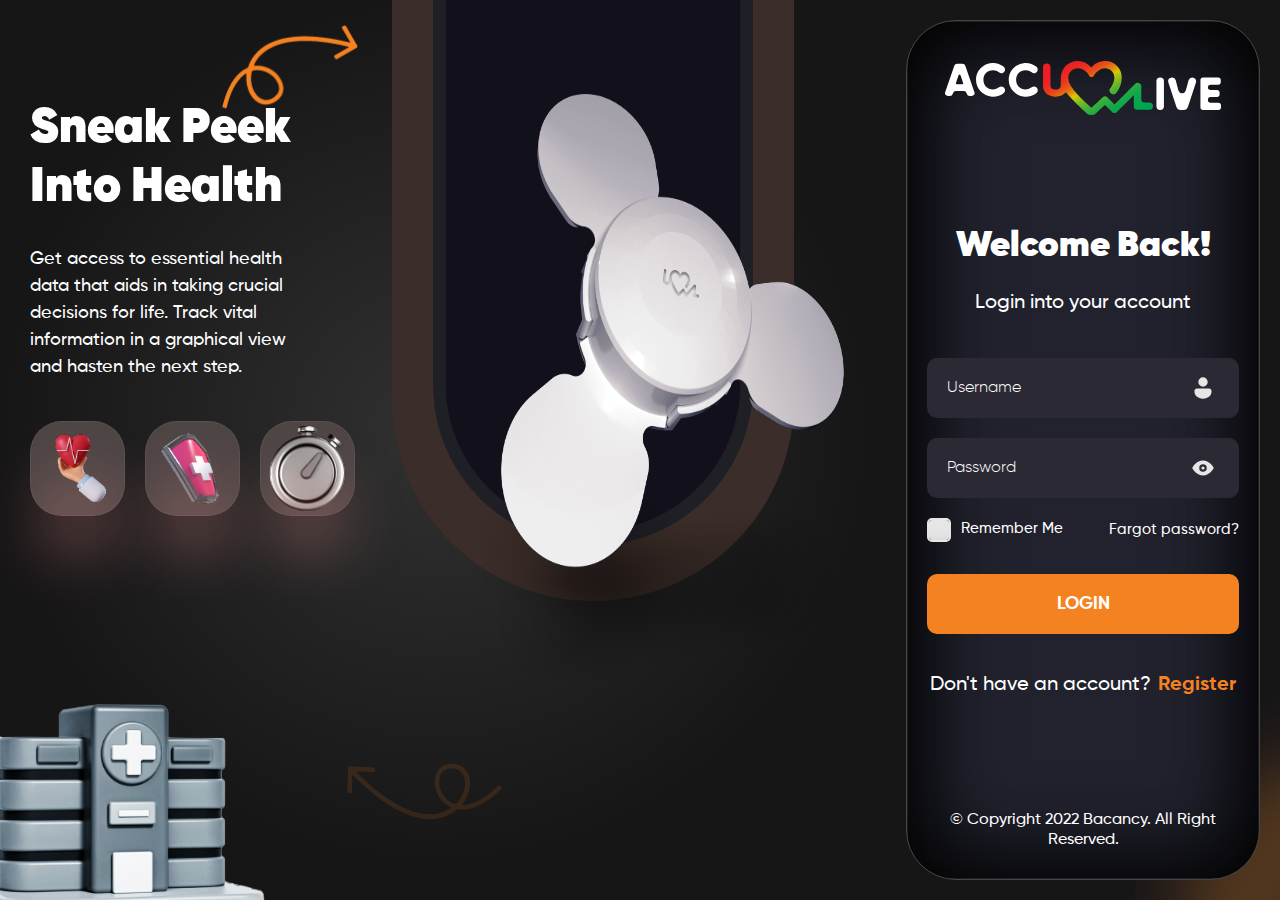
<file: login.html>
<!DOCTYPE html>
<html lang="en">

<head>
    <meta charset="UTF-8">
    <meta http-equiv="X-UA-Compatible" content="IE=edge">
    <meta name="viewport" content="width=device-width, initial-scale=1.0">
    <title>Document</title>
    <link rel="stylesheet" href="css/bootstrap.min.css" />
    <link rel="stylesheet" href="css/common.css" />
    <link rel="stylesheet" href="css/login.css" />
</head>

<body class="login-page login-mobile ">
    <div class="container-fluid d-none d-md-block">
        <div class="row flex-nowrap">
            <div class="left-part">
                <div class="d-inline-flex">
                    <div class="first-sec">
                        <h3>Sneak Peek Into Health</h3>
                        <p>Get access to essential health data that aids in taking crucial decisions for life. Track
                            vital information in a graphical view and hasten the next step.</p>
                        <div class="icons d-flex">
                            <div class="icon-box d-flex justify-content-center align-items-center">
                                <a href="#">
                                    <img src="./images/Heart-hand.png" alt="Heart hand">
                                </a>
                            </div>
                            <div class="icon-box d-flex justify-content-center align-items-center">
                                <a href="#">
                                    <img src="./images/Shild.png" alt="Heart hand">
                                </a>
                            </div>
                            <div class="icon-box d-flex justify-content-center align-items-center">
                                <a href="#">
                                    <img src="./images/watch.png" alt="Heart hand">
                                </a>
                            </div>
                        </div>
                    </div>

                    <div class="last-sec">
                        <!-- <div class="d-flex justify-content-end"> -->
                        <img class="img-set-fan img-fluid" src="./images/Fan.png" alt="fan">
                    </div>
                </div>
            </div>
            <div class="right-part px-0 flex-auto">
                <!-- <div class="login-box text-center ms-auto"> -->
                <div class="login-box text-center">
                    <div class="logo">
                        <img src="./images/app-logo.svg" alt="logo" class="img-fluid">
                    </div>
                    <div class="middle-sec">
                        <h3>Welcome Back!</h3>
                        <p>Login into your account</p>
                        <form class="login-form">
                            <div class="user-ic">
                                <input class="form-control" type="text" placeholder="Username" aria-label="user-name">
                            </div>
                            <div class="pw-ic">
                                <input class="form-control" type="password" placeholder="Password"
                                    aria-label="user-name">
                            </div>
                            <div class="d-flex justify-content-between frgt-line">
                                <div class="form-group mb-0">
                                    <input type="checkbox" id="html">
                                    <label for="html">Remember Me</label>
                                </div>
                                <div>
                                    <a href="#" class="fargot-pw">Fargot password?</a>
                                </div>
                            </div>
                            <!-- <button type="button" class="login-btn w-100">LOGIN</button> -->
                            <a href="/doctor-dashboard.html" class="login-btn w-100">LOGIN</a>
                            <div class="d-flex justify-content-center regist-btn">
                                <p class="mb-0">Don't have an account?</p><a href="#" class="ms-2">Register</a>
                            </div>
                        </form>
                    </div>

                    <div>
                        <p class="copywrite">© Copyright 2022 Bacancy. All Right Reserved.</p>
                    </div>
                </div>
            </div>
        </div>
    </div>
    <div class="container-fluid d-block d-md-none h-100">
        <div class="row">
            <div class="mb-first-sec">
                <div class="mb-logo d-flex justify-content-center">
                    <a href="#"><img width="200" src="./images/app-logo.svg" alt="fan" /></a>
                </div>
                <div class="fan d-flex justify-content-center">
                    <img class="mb-fan" src="./images/main-device-mobile.png" alt="fan" />
                </div>
            </div>
            <div class="second-sec text-center">
                <h3 class="text-white">Sneak Peek Into Health</h3>
                <p class="text-white">Get access to essential health data that aids in taking crucial decisions for
                    life. Track vital information in a graphical view and hasten the next step.</p>
                <div class="icons d-flex justify-content-center">
                    <div class="icon-box d-flex justify-content-center align-items-center">
                        <a href="#">
                            <img src="./images/Heart-hand.png" alt="Heart hand">
                        </a>
                    </div>
                    <div class="icon-box d-flex justify-content-center align-items-center">
                        <a href="#">
                            <img src="./images/Shild.png" alt="Heart hand">
                        </a>
                    </div>
                    <div class="icon-box d-flex justify-content-center align-items-center">
                        <a href="#">
                            <img src="./images/watch.png" alt="Heart hand">
                        </a>
                    </div>
                </div>
            </div>

            <div class="mobile-login-box">
                <div class="middle-sec">
                    <h3>Welcome Back!</h3>
                    <p>Login into your account</p>
                    <form class="login-form">
                        <div class="user-ic">
                            <input class="form-control" type="text" placeholder="Username" aria-label="user-name">
                        </div>
                        <div class="pw-ic">
                            <input class="form-control" type="password" placeholder="Password" aria-label="user-name">
                        </div>
                        <div class="d-flex justify-content-between frgt-line">
                            <div class="form-group mb-0">
                                <input type="checkbox" id="html">
                                <label for="html">Remember Me</label>
                            </div>
                            <div>
                                <a href="#" class="fargot-pw">Fargot password?</a>
                            </div>
                        </div>
                        <!-- <button type="button" class="login-btn w-100">LOGIN</button> -->
                        <a href="/doctor-dashboard.html" class="login-btn w-100">LOGIN</a>
                        <div class="d-flex justify-content-center regist-btn">
                            <p class="mb-0">Don't have an account?</p><a href="#" class="ms-2">Register</a>
                        </div>
                    </form>
                </div>
            </div>

            <div class="ft text-center">
                <p class="text-white">© Copyright 2022 Bacancy. All Right Reserved.</p>
            </div>
        </div>
    </div><script
    src="https://code.jquery.com/jquery-3.6.0.min.js"
    integrity="sha256-/xUj+3OJU5yExlq6GSYGSHk7tPXikynS7ogEvDej/m4="
    crossorigin="anonymous"></script>
    <script src="js/bootstrap.bundle.min.js"></script>
    <script>
        $(function () {
            $(".mobile-login-box").hide();
            setTimeout(function () {
                $(".second-sec").hide();
                $(".mobile-login-box").slideDown(500);
                $('.mb-first-sec').addClass('hideimg');
            }, 5000);
        });
    </script>
</body>

</html>
</file>
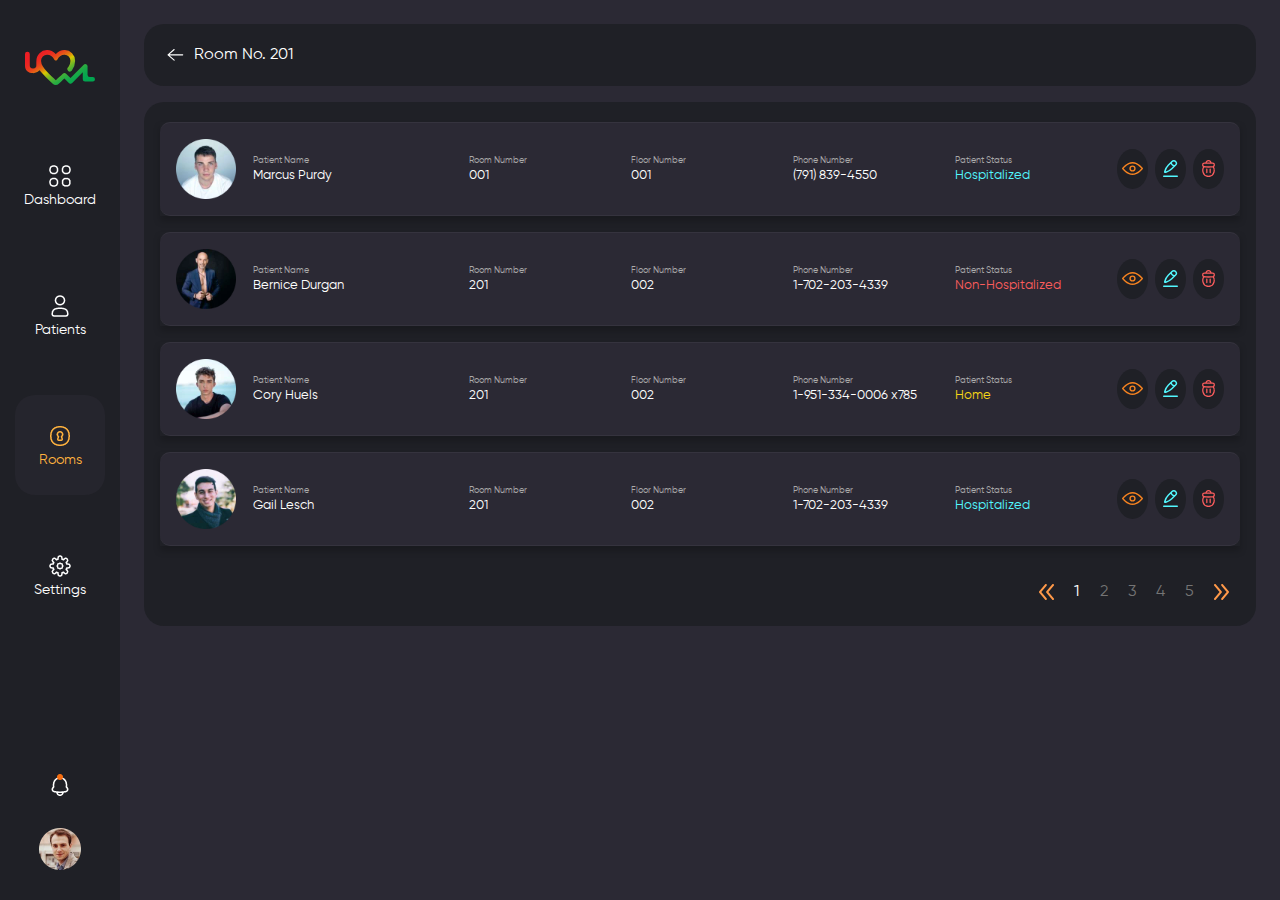
<file: room-details.html>
<!DOCTYPE html>
<html lang="en">
<head>
    <meta charset="UTF-8">
    <meta http-equiv="X-UA-Compatible" content="IE=edge">
    <meta name="viewport" content="width=device-width, initial-scale=1.0">
    <title>Document</title>
    <link rel="stylesheet" href="css/bootstrap.min.css"/>
    <link rel="stylesheet" href="css/common.css"/>
    <link rel="stylesheet" href="css/user-list.css"/>
</head>
<body>
   
    <div class="d-flex align-items-start ">
        <div class="sidebar d-flex flex-column ">
            <a href="#" class="sidebar-logo"><img src="./images/logo.svg" alt="logo"/></a>
            <ul class="nav nav-pills nav-flush flex-column mb-auto text-center ps-0">
                <li class=" ">
                    <a href="/doctor-dashboard.html" class="nav-link">  
                        <img class="noraml-img" src="./images/Dashboard.png" alt="icon" />
                        <img class="active-img" src="./images/Active-Dashboard.png" alt="icon" />
                        <small>Dashboard</small>
                    </a>
                </li>
                <li >
                    <a href="/user-list.html" class="nav-link"> 
                        <img class="noraml-img" src="./images/user.png" alt="icon" />
                        <img class="active-img" src="./images/Active-user.png" alt="icon" />
                        <small>Patients</small>
                    </a>
                </li>
                <li class="active">
                    <a href="/room-list.html" class="nav-link"> 
                        <img class="noraml-img" src="./images/Rooms.png" alt="icon" />
                        <img class="active-img" src="./images/Active-Rooms.png" alt="icon" />
                        <small>Rooms</small>
                    </a>
                </li>
                <li >
                    <a href="/settings.html" class="nav-link"> 
                        <img class="noraml-img" src="./images/Settings.png" alt="icon" />
                        <img class="active-img" src="./images/Active-Settings.png" alt="icon" />
                        <small>Settings</small>
                    </a>
                </li>
            </ul>
            <div class="notification-ic d-inline-flex justify-content-center align-items-center">
            <a href="#" class="notification"><img src="./images/notification.png" alt="notification"/></a>
            </div>
            <div class="profile-ic d-inline-flex justify-content-center align-items-center">
                <a href="#" class="profile"><img src="./images/profile-ic.png" alt="notification"/></a>
            </div>
        
        </div>
        <section class="main-container table__section">
            <div class="table__header d-flex align-items-center justify-content-between py-4">
                <a href="/room-list.html" class="text-white text-decoration-none"><svg xmlns="http://www.w3.org/2000/svg" width="30" height="22" viewBox="0 0 30 30">
                    <g id="Group_196" data-name="Group 196" transform="translate(-3796 99)">
                        <rect id="Rectangle_84" data-name="Rectangle 84" width="30" height="30" transform="translate(3796 -99)" fill="none"/>
                        <path id="Path_423" data-name="Path 423" d="M26.5,15.273H6.5m0,0,8.342,7.273M6.5,15.273,14.842,8" transform="translate(3795 -99.5)" fill="none" stroke="#fff" stroke-linecap="round" stroke-linejoin="round" stroke-width="1.5"/>
                    </g>
                    </svg>
                    <span> Room No. 201</span></a>
            </div>
            <div class="table__main table-responsive">
                <table class="table table__user">
                    <colgroup>
                        <col width="8%"/>
                        <col width="20%"/>
                        <col width="15%"/>
                        <col width="15%"/>
                        <col width="15%"/>
                        <col width="15%"/>
                        <col width="12%"/>
                    </colgroup>
                    <tbody>
                        <tr>
                            <td>
                                <div>
                                    <img class="img-fluid table__user--img" src="images/user_logo.png" alt="user">
                                </div>
                            </td>
                            <td>
                                <div class="table__user--name">
                                    <p class="table__user--label">Patient Name</p>
                                    <h5 class="table__user--data">Marcus Purdy</h5>
                                </div>
                            </td>
                            <td>
                                <div class="table__user--room">
                                    <p class="table__user--label">Room Number</p>
                                    <h5 class="table__user--data">001</h5>
                                </div>
                            </td>
                            <td>
                                <div class="table__user--floor">
                                    <p class="table__user--label">Floor Number</p>
                                    <h5 class="table__user--data">001</h5>
                                </div>
                            </td>
                            <td>
                                <div class="table__user--phone">
                                    <p class="table__user--label">Phone Number</p>
                                    <h5 class="table__user--data">(791) 839-4550</h5>
                                </div>
                            </td>
                            <td>
                                <div class="table__user--patient">
                                    <p class="table__user--label">Patient Status</p>
                                    <h5 class="table__user--data text-blue">Hospitalized</h5>
                                </div>
                            </td>
                            <td>
                                <div
                                    class="table__user--iconsgroup d-flex justify-content-end align-items-center gap-2">
                                    <!-- <button >
                                        <img src="images/Group 53.svg" class="user-icon mx-auto" alt="eye">
                                    </button> -->
                                    <a href="/profile-detail.html" class="icons__btn rounded-circle ">
                                        <img src="images/Group 53.svg" class="user-icon mx-auto" alt="eye">
                                    </a>

                                    
                                    <button class="icons__btn rounded-circle ">

                                        <img src="images/Group 167.svg" class="user-icon mx-auto" alt="pen">
                                    </button>
                                    <button class="icons__btn rounded-circle ">

                                        <img src="images/Path 309.svg" class="user-icon mx-auto" alt="delete">
                                    </button>
                                </div>
                            </td>
                        </tr>
                        <tr>
                            <td>
                                <div>
                                    <img class="img-fluid table__user--img" src="images/user_logo_2.png" alt="user">
                                </div>
                            </td>
                            <td>
                                <div class="table__user--name">
                                    <p class="table__user--label">Patient Name</p>
                                    <h5 class="table__user--data">Bernice Durgan</h5>
                                </div>
                            </td>
                            <td>
                                <div class="table__user--room">
                                    <p class="table__user--label">Room Number</p>
                                    <h5 class="table__user--data">201</h5>
                                </div>
                            </td>
                            <td>
                                <div class="table__user--floor">
                                    <p class="table__user--label">Floor Number</p>
                                    <h5 class="table__user--data">002</h5>
                                </div>
                            </td>
                            <td>
                                <div class="table__user--phone">
                                    <p class="table__user--label">Phone Number</p>
                                    <h5 class="table__user--data">1-702-203-4339</h5>
                                </div>
                            </td>
                            <td>
                                <div class="table__user--patient">
                                    <p class="table__user--label">Patient Status</p>
                                    <h5 class="table__user--data text-pink">Non-Hospitalized</h5>
                                </div>
                            </td>
                            <td>
                               <div class="table__user--iconsgroup d-flex justify-content-end align-items-center gap-2">
                                    <!-- <button >
                                        <img src="images/Group 53.svg" class="user-icon mx-auto" alt="eye">
                                    </button> -->
                                    <a href="/profile-detail.html" class="icons__btn rounded-circle ">
                                        <img src="images/Group 53.svg" class="user-icon mx-auto" alt="eye">
                                    </a>

                                    
                                    <button class="icons__btn rounded-circle ">

                                        <img src="images/Group 167.svg" class="user-icon mx-auto" alt="pen">
                                    </button>
                                    <button class="icons__btn rounded-circle ">

                                        <img src="images/Path 309.svg" class="user-icon mx-auto" alt="delete">
                                    </button>
                                </div>
                            </td>
                        </tr>
                        <tr>
                            <td>
                                <div>
                                    <img class="img-fluid table__user--img" src="images/user_logo_3.png" alt="user">
                                </div>
                            </td>
                            <td>
                                <div class="table__user--name">
                                    <p class="table__user--label">Patient Name</p>
                                    <h5 class="table__user--data">Cory Huels</h5>
                                </div>
                            </td>
                            <td>
                                <div class="table__user--room">
                                    <p class="table__user--label">Room Number</p>
                                    <h5 class="table__user--data">201</h5>
                                </div>
                            </td>
                            <td>
                                <div class="table__user--floor">
                                    <p class="table__user--label">Floor Number</p>
                                    <h5 class="table__user--data">002</h5>
                                </div>
                            </td>
                            <td>
                                <div class="table__user--phone">
                                    <p class="table__user--label">Phone Number</p>
                                    <h5 class="table__user--data">1-951-334-0006 x785</h5>
                                </div>
                            </td>
                            <td>
                                <div class="table__user--patient">
                                    <p class="table__user--label">Patient Status</p>
                                    <h5 class="table__user--data text-yellow">Home</h5>
                                </div>
                            </td>
                            <td>
                                <div
                                    class="table__user--iconsgroup d-flex justify-content-end align-items-center gap-2">
                                    <!-- <button >
                                        <img src="images/Group 53.svg" class="user-icon mx-auto" alt="eye">
                                    </button> -->
                                    <a href="/profile-detail.html" class="icons__btn rounded-circle ">
                                        <img src="images/Group 53.svg" class="user-icon mx-auto" alt="eye">
                                    </a>
                                    <button class="icons__btn rounded-circle ">

                                        <img src="images/Group 167.svg" class="user-icon mx-auto" alt="pen">
                                    </button>
                                    <button class="icons__btn rounded-circle ">

                                        <img src="images/Path 309.svg" class="user-icon mx-auto" alt="delete">
                                    </button>
                                </div>
                            </td>
                        </tr>
                        <tr>
                            <td>
                                <div>
                                    <img class="img-fluid table__user--img" src="images/user_logo_4.png" alt="user">
                                </div>
                            </td>
                            <td>
                                <div class="table__user--name">
                                    <p class="table__user--label">Patient Name</p>
                                    <h5 class="table__user--data">Gail Lesch</h5>
                                </div>
                            </td>
                            <td>
                                <div class="table__user--room">
                                    <p class="table__user--label">Room Number</p>
                                    <h5 class="table__user--data">201</h5>
                                </div>
                            </td>
                            <td>
                                <div class="table__user--floor">
                                    <p class="table__user--label">Floor Number</p>
                                    <h5 class="table__user--data">002</h5>
                                </div>
                            </td>
                            <td>
                                <div class="table__user--phone">
                                    <p class="table__user--label">Phone Number</p>
                                    <h5 class="table__user--data">1-702-203-4339</h5>
                                </div>
                            </td>
                            <td>
                                <div class="table__user--patient">
                                    <p class="table__user--label">Patient Status</p>
                                    <h5 class="table__user--data text-blue">Hospitalized</h5>
                                </div>
                            </td>
                            <td>
                                <div
                                    class="table__user--iconsgroup d-flex justify-content-end align-items-center gap-2">
                                    <!-- <button >
                                        <img src="images/Group 53.svg" class="user-icon mx-auto" alt="eye">
                                    </button> -->
                                    <a href="/profile-detail.html" class="icons__btn rounded-circle ">
                                        <img src="images/Group 53.svg" class="user-icon mx-auto" alt="eye">
                                    </a>
                                    <button class="icons__btn rounded-circle ">

                                        <img src="images/Group 167.svg" class="user-icon mx-auto" alt="pen">
                                    </button>
                                    <button class="icons__btn rounded-circle ">

                                        <img src="images/Path 309.svg" class="user-icon mx-auto" alt="delete">
                                    </button>
                                </div>
                            </td>
                        </tr>
                    </tbody>
                </table>
                <nav aria-label="Page navigation example">
                    <ul class="pagination justify-content-end align-items-center">
                        <li class="page-item">
                        <a class="page-link" href="#" aria-label="Previous">
                            <img src="./images/left-arrow.svg" alt="">
                        </a>
                        </li>
                        <li class="page-item"><a class="page-link active" href="#">1</a></li>
                        <li class="page-item"><a class="page-link" href="#">2</a></li>
                        <li class="page-item"><a class="page-link" href="#">3</a></li>
                        <li class="page-item"><a class="page-link" href="#">4</a></li>
                        <li class="page-item"><a class="page-link" href="#">5</a></li>
                        <li class="page-item">
                        <a class="page-link" href="#" aria-label="Next">
                            <img src="./images/right-arrow.svg" alt="">
                        </a>
                        </li>
                    </ul>
                    </nav>
            </div>

        </section>

    </div>
   
    <script src="js/bootstrap.bundle.min.js"></script>
    <script src="js/apexChart.js"></script>
    <script src="js/main.js"></script>
</body>
</html>
</file>
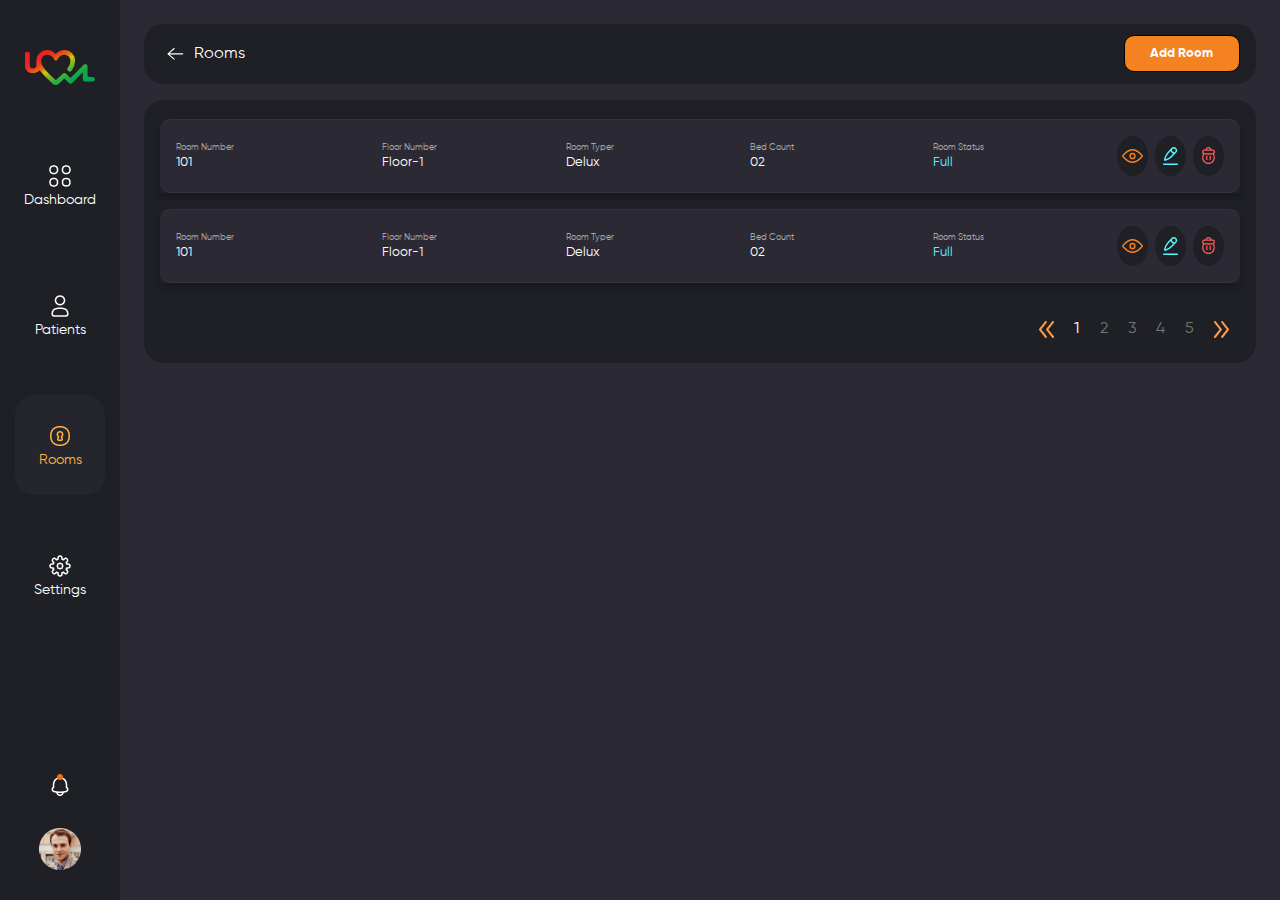
<file: room-list.html>
<!DOCTYPE html>
    <html lang="en">

    <head>
        <meta charset="UTF-8">
        <meta http-equiv="X-UA-Compatible" content="IE=edge">
        <meta name="viewport" content="width=device-width, initial-scale=1.0">
        <title>Document</title>
        <link rel="stylesheet" href="css/bootstrap.min.css" />
        <link rel="stylesheet" href="css/common.css" />
        <link rel="stylesheet" href="css/user-list.css" />
    </head>
    <body>
        <div class="d-flex align-items-start">
            <div class="sidebar d-flex flex-column ">
                <a href="#" class="sidebar-logo"><img src="./images/logo.svg" alt="logo"/></a>
                <ul class="nav nav-pills nav-flush flex-column mb-auto text-center ps-0">
                    <li class="nav-item ">
                        <a href="/doctor-dashboard.html" class="nav-link">  
                            <img class="noraml-img" src="./images/Dashboard.png" alt="icon" />
                            <img class="active-img" src="./images/Active-Dashboard.png" alt="icon" />
                            <small>Dashboard</small>
                        </a>
                    </li>
                    <li>
                        <a href="/user-list.html" class="nav-link"> 
                            <img class="noraml-img" src="./images/user.png" alt="icon" />
                            <img class="active-img" src="./images/Active-user.png" alt="icon" />
                            <small>Patients</small>
                        </a>
                    </li>
                    <li class="active">
                        <a href="/room-list.html" class="nav-link"> 
                            <img class="noraml-img" src="./images/Rooms.png" alt="icon" />
                            <img class="active-img" src="./images/Active-Rooms.png" alt="icon" />
                            <small>Rooms</small>
                        </a>
                    </li>
                    <li>
                        <a href="/settings.html" class="nav-link"> 
                            <img class="noraml-img" src="./images/Settings.png" alt="icon" />
                            <img class="active-img" src="./images/Active-Settings.png" alt="icon" />
                            <small>Settings</small>
                        </a>
                    </li>
                </ul>
                <div class="notification-ic d-inline-flex justify-content-center align-items-center">
                <a href="#" class="notification"><img src="./images/notification.png" alt="notification"/></a>
                </div>
                <div class="profile-ic d-inline-flex justify-content-center align-items-center">
                    <a href="#" class="profile"><img src="./images/profile-ic.png" alt="notification"/></a>
                </div>
            
            </div>
            <section class=" main-container table__section">
                <div class="table__header d-flex align-items-center justify-content-between">
                    <a href="/doctor-dashboard.html" class="text-white text-decoration-none"><svg xmlns="http://www.w3.org/2000/svg" width="30" height="22" viewBox="0 0 30 30">
                        <g id="Group_196" data-name="Group 196" transform="translate(-3796 99)">
                          <rect id="Rectangle_84" data-name="Rectangle 84" width="30" height="30" transform="translate(3796 -99)" fill="none"/>
                          <path id="Path_423" data-name="Path 423" d="M26.5,15.273H6.5m0,0,8.342,7.273M6.5,15.273,14.842,8" transform="translate(3795 -99.5)" fill="none" stroke="#fff" stroke-linecap="round" stroke-linejoin="round" stroke-width="1.5"/>
                        </g>
                      </svg>
                        <span>Rooms</span></a >
                    <a href="/add-new-room.html" class="table__tittle--btn">Add Room</a>
                </div>
                <div class="table__main">
                    <table class="table table__user">
                        <col width="20%"/>
                        <col width="17%"/>
                        <col width="17%"/>
                        <col width="17%"/>
                        <col width="17%"/>
                        <col width="12%"/>
                        <tbody>
                            <tr>
                                <td>
                                    <div class="table__user--name">
                                        <p class="table__user--label">Room Number</p>
                                        <h5 class="table__user--data">101</h5>
                                    </div>
                                </td>
                                <td>
                                    <div class="table__user--room">
                                        <p class="table__user--label">Floor Number</p>
                                        <h5 class="table__user--data">Floor-1</h5>
                                    </div>
                                </td>
                                <td>
                                    <div class="table__user--floor">
                                        <p class="table__user--label">Room Typer</p>
                                        <h5 class="table__user--data">Delux</h5>
                                    </div>
                                </td>
                                <td>
                                    <div class="table__user--phone">
                                        <p class="table__user--label">Bed Count</p>
                                        <h5 class="table__user--data">02</h5>
                                    </div>
                                </td>
                                <td>
                                    <div class="table__user--patient">
                                        <p class="table__user--label">Room Status</p>
                                        <h5 class="table__user--data text-blue">Full</h5>
                                    </div>
                                </td>
                                <td>
                                    <div class="table__user--iconsgroup d-flex justify-content-end align-items-center gap-2">
                                        <!-- <button class="icons__btn rounded-circle ">
                                          <img src="images/Group 53.svg" class="user-icon mx-auto" alt="eye">
                                        </button> -->
                                        <a href="/room-details.html" class="icons__btn rounded-circle ">
                                            <img src="images/Group 53.svg" class="user-icon mx-auto" alt="eye">
                                        </a>
                                        <button class="icons__btn rounded-circle ">

                                            <img src="images/Group 167.svg" class="user-icon mx-auto" alt="pen">
                                        </button>
                                        <button class="icons__btn rounded-circle ">

                                            <img src="images/Path 309.svg" class="user-icon mx-auto" alt="delete">
                                        </button>
                                    </div>
                                </td>
                            </tr>
                            <tr>
                              <td>
                                  <div class="table__user--name">
                                      <p class="table__user--label">Room Number</p>
                                      <h5 class="table__user--data">101</h5>
                                  </div>
                              </td>
                              <td>
                                  <div class="table__user--room">
                                      <p class="table__user--label">Floor Number</p>
                                      <h5 class="table__user--data">Floor-1</h5>
                                  </div>
                              </td>
                              <td>
                                  <div class="table__user--floor">
                                      <p class="table__user--label">Room Typer</p>
                                      <h5 class="table__user--data">Delux</h5>
                                  </div>
                              </td>
                              <td>
                                  <div class="table__user--phone">
                                      <p class="table__user--label">Bed Count</p>
                                      <h5 class="table__user--data">02</h5>
                                  </div>
                              </td>
                              <td>
                                  <div class="table__user--patient">
                                      <p class="table__user--label">Room Status</p>
                                      <h5 class="table__user--data text-blue">Full</h5>
                                  </div>
                              </td>
                              <td>
                                  <div
                                      class="table__user--iconsgroup d-flex justify-content-end align-items-center gap-2">
                                      <!-- <button class="icons__btn rounded-circle ">
                                          <img src="images/Group 53.svg" class="user-icon mx-auto" alt="eye">
                                      </button> -->
                                      <a href="/room-details.html" class="icons__btn rounded-circle ">
                                        <img src="images/Group 53.svg" class="user-icon mx-auto" alt="eye">
                                      </a>

                                      
                                      <button class="icons__btn rounded-circle ">

                                          <img src="images/Group 167.svg" class="user-icon mx-auto" alt="pen">
                                      </button>
                                      <button class="icons__btn rounded-circle ">

                                          <img src="images/Path 309.svg" class="user-icon mx-auto" alt="delete">
                                      </button>
                                  </div>
                              </td>
                          </tr>
                        </tbody>
                    </table>
                    <nav aria-label="Page navigation example">
                        <ul class="pagination justify-content-end align-items-center">
                          <li class="page-item">
                            <a class="page-link" href="#" aria-label="Previous">
                              <img src="./images/left-arrow.svg" alt="">
                            </a>
                          </li>
                          <li class="page-item"><a class="page-link active" href="#">1</a></li>
                          <li class="page-item"><a class="page-link" href="#">2</a></li>
                          <li class="page-item"><a class="page-link" href="#">3</a></li>
                          <li class="page-item"><a class="page-link" href="#">4</a></li>
                          <li class="page-item"><a class="page-link" href="#">5</a></li>
                          <li class="page-item">
                            <a class="page-link" href="#" aria-label="Next">
                             <img src="./images/right-arrow.svg" alt="">
                            </a>
                          </li>
                        </ul>
                      </nav>
                </div>
            </section>

        </div>
        <script src="js/bootstrap.bundle.min.js"></script>
    </body>
</html>
</file>
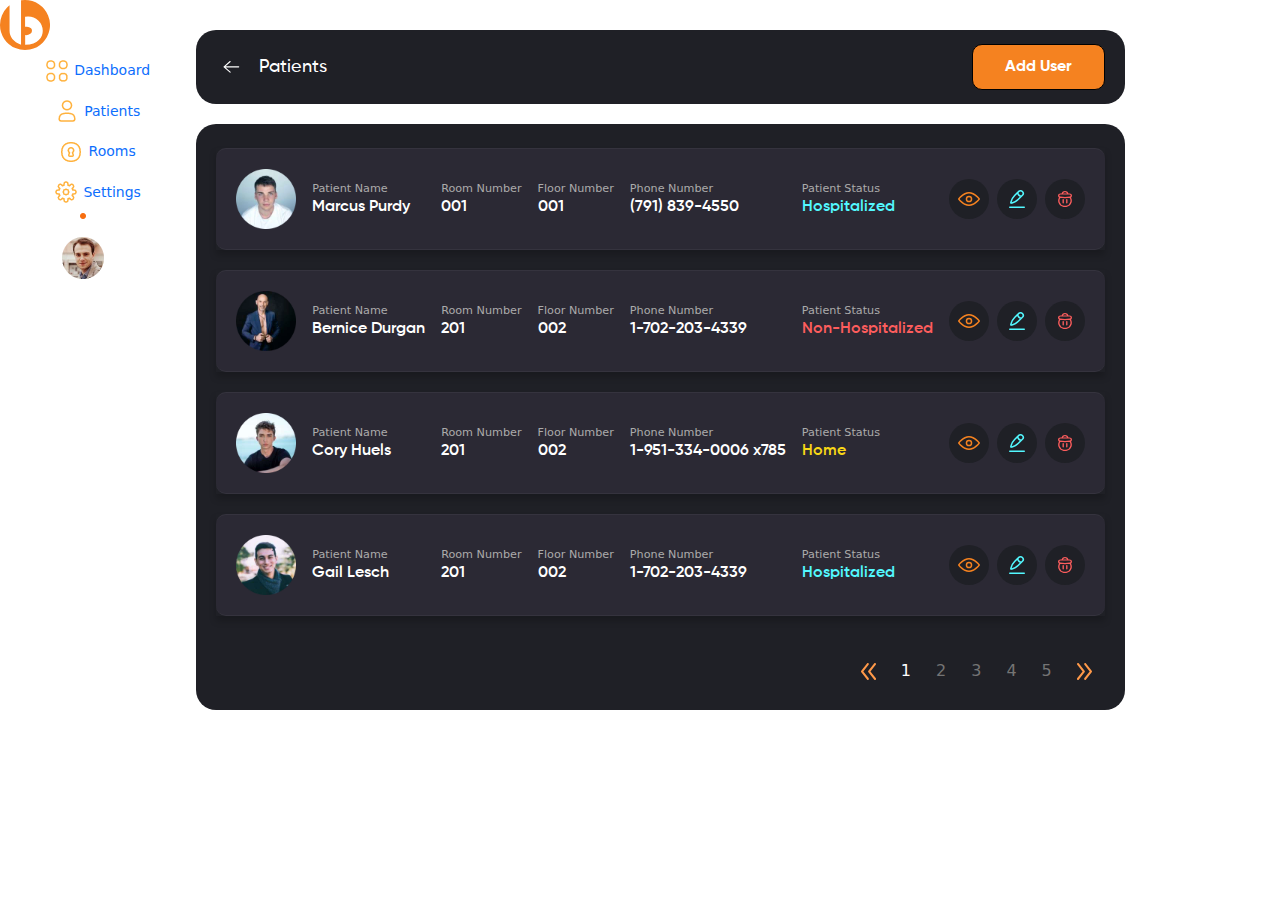
<file: table.html>
<!DOCTYPE html>
<html lang="en">

<head>
    <meta charset="UTF-8">
    <meta http-equiv="X-UA-Compatible" content="IE=edge">
    <meta name="viewport" content="width=device-width, initial-scale=1.0">
    <title>Table-part</title>
</head>

<body>
    <!DOCTYPE html>
    <html lang="en">

    <head>
        <meta charset="UTF-8">
        <meta http-equiv="X-UA-Compatible" content="IE=edge">
        <meta name="viewport" content="width=device-width, initial-scale=1.0">
        <title>Document</title>
        <link rel="stylesheet" href="css/font.css">
        <link rel="stylesheet" href="css/bootstrap.min.css" />
        <link rel="stylesheet" href="css/index.css" />
        <link rel="stylesheet" href="css/table.css" />

    </head>

    <body>
        <div class="d-flex align-items-start">
            <div class="sidebar d-flex flex-column ">
        <a href="#" class="sidebar-logo"><img src="./images/Bacancy_Logo.svg" alt="logo"/></a>
        <ul class="nav nav-pills nav-flush flex-column mb-auto text-center ps-0">
            <li class="nav-item active">
                <a href="#" class="nav-link"> 
                    <img class="noraml-img" src="./images/Dashboard.png" alt="icon" />
                    <img class="active-img" src="./images/Active-Dashboard.png" alt="icon" />
                    <small>Dashboard</small>
                </a>
            </li>
            <li>
                <a href="#" class="nav-link"> 
                    <img class="noraml-img" src="./images/user.png" alt="icon" />
                    <img class="active-img" src="./images/Active-user.png" alt="icon" />
                    <small>Patients</small>
                </a>
            </li>
            <li>
                <a href="#" class="nav-link"> 
                    <img class="noraml-img" src="./images/Rooms.png" alt="icon" />
                    <img class="active-img" src="./images/Active-Rooms.png" alt="icon" />
                    <small>Rooms</small>
                </a>
            </li>
            <li>
                <a href="#" class="nav-link"> 
                    <img class="noraml-img" src="./images/Settings.png" alt="icon" />
                    <img class="active-img" src="./images/Active-Settings.png" alt="icon" />
                    <small>Settings</small>
                </a>
            </li>
        </ul>
        <div class="notification-ic d-inline-flex justify-content-center align-items-center">
        <a href="#" class="notification"><img src="./images/notification.png" alt="notification"/></a>
        </div>
        <div class="profile-ic d-inline-flex justify-content-center align-items-center">
            <a href="#" class="profile"><img src="./images/profile-ic.png" alt="notification"/></a>
        </div>
    
    </div>
            <section class=" main-container table__section">
                <div class="table__header d-flex align-items-center justify-content-between">
                    <p class="table__tittle"><a href="javascript:void(0)" class="me-2"><svg xmlns="http://www.w3.org/2000/svg" width="30" height="22" viewBox="0 0 30 30">
                        <g id="Group_196" data-name="Group 196" transform="translate(-3796 99)">
                          <rect id="Rectangle_84" data-name="Rectangle 84" width="30" height="30" transform="translate(3796 -99)" fill="none"/>
                          <path id="Path_423" data-name="Path 423" d="M26.5,15.273H6.5m0,0,8.342,7.273M6.5,15.273,14.842,8" transform="translate(3795 -99.5)" fill="none" stroke="#fff" stroke-linecap="round" stroke-linejoin="round" stroke-width="1.5"/>
                        </g>
                      </svg>
                      </a > Patients</p>
                    <a href="javascript:void(0)" class="table__tittle--btn">Add User</a>
                </div>
                <div class="table__main">
                    <table class="table table__user">
                        <tbody>
                            <tr>
                                <td>
                                    <div>
                                        <img class="img-fluid table__user--img" src="images/user_logo.png" alt="user">
                                    </div>
                                </td>
                                <td>
                                    <div class="table__user--name">
                                        <p class="table__user--label">Patient Name</p>
                                        <h5 class="table__user--data">Marcus Purdy</h5>
                                    </div>
                                </td>
                                <td>
                                    <div class="table__user--room">
                                        <p class="table__user--label">Room Number</p>
                                        <h5 class="table__user--data">001</h5>
                                    </div>
                                </td>
                                <td>
                                    <div class="table__user--floor">
                                        <p class="table__user--label">Floor Number</p>
                                        <h5 class="table__user--data">001</h5>
                                    </div>
                                </td>
                                <td>
                                    <div class="table__user--phone">
                                        <p class="table__user--label">Phone Number</p>
                                        <h5 class="table__user--data">(791) 839-4550</h5>
                                    </div>
                                </td>
                                <td>
                                    <div class="table__user--patient">
                                        <p class="table__user--label">Patient Status</p>
                                        <h5 class="table__user--data text-blue">Hospitalized</h5>
                                    </div>
                                </td>
                                <td>
                                    <div
                                        class="table__user--iconsgroup d-flex justify-content-end align-items-center gap-2">
                                        <button class="icons__btn rounded-circle ">
                                            <img src="images/Group 53.svg" class="user-icon mx-auto" alt="eye">
                                        </button>
                                        <button class="icons__btn rounded-circle ">

                                            <img src="images/Group 167.svg" class="user-icon mx-auto" alt="pen">
                                        </button>
                                        <button class="icons__btn rounded-circle ">

                                            <img src="images/Path 309.svg" class="user-icon mx-auto" alt="delete">
                                        </button>
                                    </div>
                                </td>
                            </tr>
                            <tr>
                                <td>
                                    <div>
                                        <img class="img-fluid table__user--img" src="images/user_logo_2.png" alt="user">
                                    </div>
                                </td>
                                <td>
                                    <div class="table__user--name">
                                        <p class="table__user--label">Patient Name</p>
                                        <h5 class="table__user--data">Bernice Durgan</h5>
                                    </div>
                                </td>
                                <td>
                                    <div class="table__user--room">
                                        <p class="table__user--label">Room Number</p>
                                        <h5 class="table__user--data">201</h5>
                                    </div>
                                </td>
                                <td>
                                    <div class="table__user--floor">
                                        <p class="table__user--label">Floor Number</p>
                                        <h5 class="table__user--data">002</h5>
                                    </div>
                                </td>
                                <td>
                                    <div class="table__user--phone">
                                        <p class="table__user--label">Phone Number</p>
                                        <h5 class="table__user--data">1-702-203-4339</h5>
                                    </div>
                                </td>
                                <td>
                                    <div class="table__user--patient">
                                        <p class="table__user--label">Patient Status</p>
                                        <h5 class="table__user--data text-pink">Non-Hospitalized</h5>
                                    </div>
                                </td>
                                <td>
                                    <div
                                        class="table__user--iconsgroup d-flex justify-content-end align-items-center gap-2">
                                        <button class="icons__btn rounded-circle ">
                                            <img src="images/Group 53.svg" class="user-icon mx-auto" alt="eye">
                                        </button>
                                        <button class="icons__btn rounded-circle ">

                                            <img src="images/Group 167.svg" class="user-icon mx-auto" alt="pen">
                                        </button>
                                        <button class="icons__btn rounded-circle ">

                                            <img src="images/Path 309.svg" class="user-icon mx-auto" alt="delete">
                                        </button>
                                    </div>
                                </td>
                            </tr>
                            <tr>
                                <td>
                                    <div>
                                        <img class="img-fluid table__user--img" src="images/user_logo_3.png" alt="user">
                                    </div>
                                </td>
                                <td>
                                    <div class="table__user--name">
                                        <p class="table__user--label">Patient Name</p>
                                        <h5 class="table__user--data">Cory Huels</h5>
                                    </div>
                                </td>
                                <td>
                                    <div class="table__user--room">
                                        <p class="table__user--label">Room Number</p>
                                        <h5 class="table__user--data">201</h5>
                                    </div>
                                </td>
                                <td>
                                    <div class="table__user--floor">
                                        <p class="table__user--label">Floor Number</p>
                                        <h5 class="table__user--data">002</h5>
                                    </div>
                                </td>
                                <td>
                                    <div class="table__user--phone">
                                        <p class="table__user--label">Phone Number</p>
                                        <h5 class="table__user--data">1-951-334-0006 x785</h5>
                                    </div>
                                </td>
                                <td>
                                    <div class="table__user--patient">
                                        <p class="table__user--label">Patient Status</p>
                                        <h5 class="table__user--data text-yellow">Home</h5>
                                    </div>
                                </td>
                                <td>
                                    <div
                                        class="table__user--iconsgroup d-flex justify-content-end align-items-center gap-2">
                                        <button class="icons__btn rounded-circle ">
                                            <img src="images/Group 53.svg" class="user-icon mx-auto" alt="eye">
                                        </button>
                                        <button class="icons__btn rounded-circle ">

                                            <img src="images/Group 167.svg" class="user-icon mx-auto" alt="pen">
                                        </button>
                                        <button class="icons__btn rounded-circle ">

                                            <img src="images/Path 309.svg" class="user-icon mx-auto" alt="delete">
                                        </button>
                                    </div>
                                </td>
                            </tr>
                            <tr>
                                <td>
                                    <div>
                                        <img class="img-fluid table__user--img" src="images/user_logo_4.png" alt="user">
                                    </div>
                                </td>
                                <td>
                                    <div class="table__user--name">
                                        <p class="table__user--label">Patient Name</p>
                                        <h5 class="table__user--data">Gail Lesch</h5>
                                    </div>
                                </td>
                                <td>
                                    <div class="table__user--room">
                                        <p class="table__user--label">Room Number</p>
                                        <h5 class="table__user--data">201</h5>
                                    </div>
                                </td>
                                <td>
                                    <div class="table__user--floor">
                                        <p class="table__user--label">Floor Number</p>
                                        <h5 class="table__user--data">002</h5>
                                    </div>
                                </td>
                                <td>
                                    <div class="table__user--phone">
                                        <p class="table__user--label">Phone Number</p>
                                        <h5 class="table__user--data">1-702-203-4339</h5>
                                    </div>
                                </td>
                                <td>
                                    <div class="table__user--patient">
                                        <p class="table__user--label">Patient Status</p>
                                        <h5 class="table__user--data text-blue">Hospitalized</h5>
                                    </div>
                                </td>
                                <td>
                                    <div
                                        class="table__user--iconsgroup d-flex justify-content-end align-items-center gap-2">
                                        <button class="icons__btn rounded-circle ">
                                            <img src="images/Group 53.svg" class="user-icon mx-auto" alt="eye">
                                        </button>
                                        <button class="icons__btn rounded-circle ">

                                            <img src="images/Group 167.svg" class="user-icon mx-auto" alt="pen">
                                        </button>
                                        <button class="icons__btn rounded-circle ">

                                            <img src="images/Path 309.svg" class="user-icon mx-auto" alt="delete">
                                        </button>
                                    </div>
                                </td>
                            </tr>
                        </tbody>
                    </table>
                    <nav aria-label="Page navigation example">
                        <ul class="pagination justify-content-end align-items-center">
                          <li class="page-item">
                            <a class="page-link" href="#" aria-label="Previous">
                              <img src="./images/left-arrow.svg" alt="">
                            </a>
                          </li>
                          <li class="page-item"><a class="page-link active" href="#">1</a></li>
                          <li class="page-item"><a class="page-link" href="#">2</a></li>
                          <li class="page-item"><a class="page-link" href="#">3</a></li>
                          <li class="page-item"><a class="page-link" href="#">4</a></li>
                          <li class="page-item"><a class="page-link" href="#">5</a></li>
                          <li class="page-item">
                            <a class="page-link" href="#" aria-label="Next">
                             <img src="./images/right-arrow.svg" alt="">
                            </a>
                          </li>
                        </ul>
                      </nav>
                </div>

            </section>

        </div>
        <script src="js/bootstrap.bundle.min.js"></script>
    </body>

    </html>
</body>

</html>
</file>
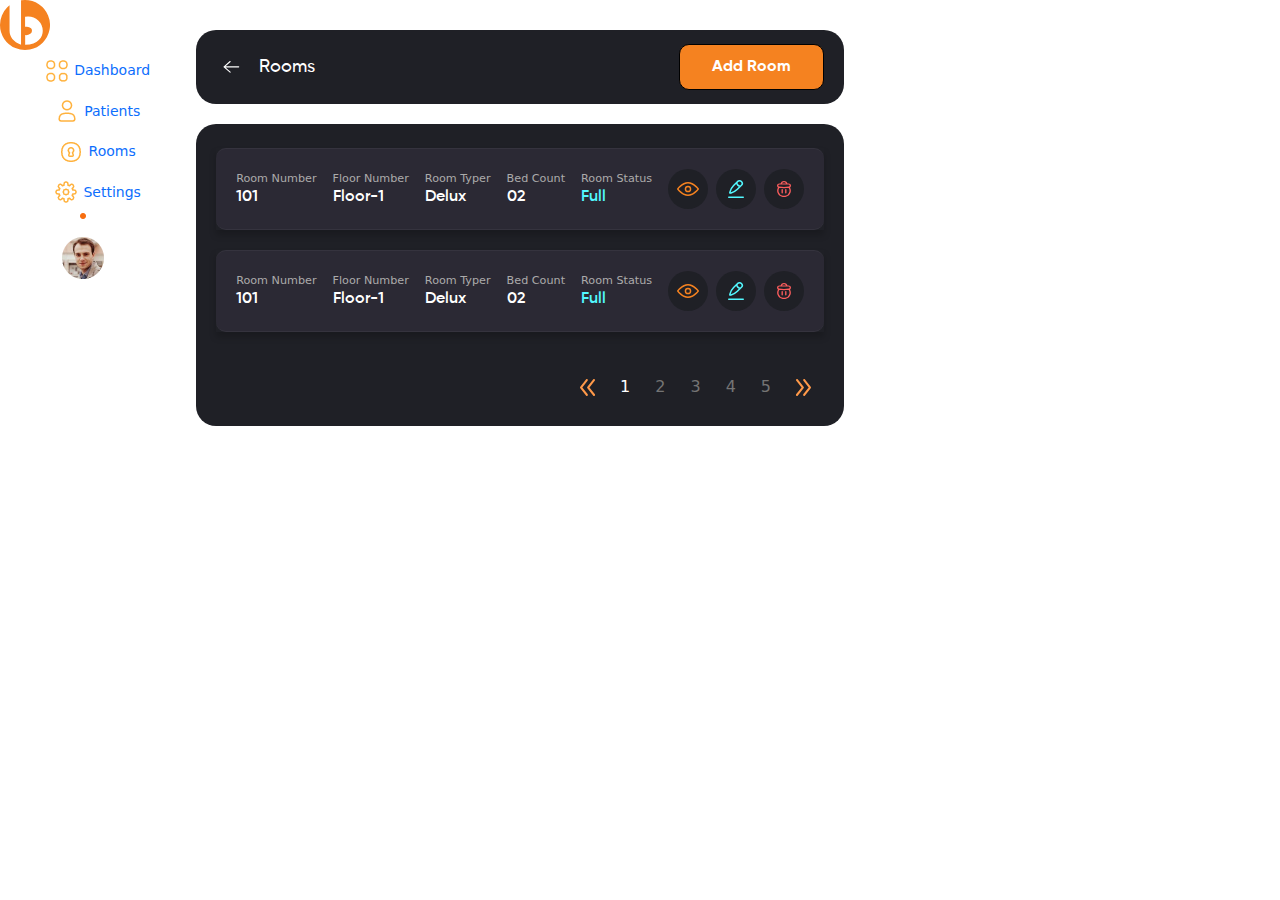
<file: table2.html>
<!DOCTYPE html>
<html lang="en">

<head>
    <meta charset="UTF-8">
    <meta http-equiv="X-UA-Compatible" content="IE=edge">
    <meta name="viewport" content="width=device-width, initial-scale=1.0">
    <title>Table-part</title>
</head>

<body>
    <!DOCTYPE html>
    <html lang="en">

    <head>
        <meta charset="UTF-8">
        <meta http-equiv="X-UA-Compatible" content="IE=edge">
        <meta name="viewport" content="width=device-width, initial-scale=1.0">
        <title>Document</title>
        <link rel="stylesheet" href="css/font.css">
        <link rel="stylesheet" href="css/bootstrap.min.css" />
        <link rel="stylesheet" href="css/index.css" />
        <link rel="stylesheet" href="css/table.css" />

    </head>

    <body>
        <div class="d-flex align-items-start">
            <div class="sidebar d-flex flex-column ">
        <a href="#" class="sidebar-logo"><img src="./images/Bacancy_Logo.svg" alt="logo"/></a>
        <ul class="nav nav-pills nav-flush flex-column mb-auto text-center ps-0">
            <li class="nav-item active">
                <a href="#" class="nav-link"> 
                    <img class="noraml-img" src="./images/Dashboard.png" alt="icon" />
                    <img class="active-img" src="./images/Active-Dashboard.png" alt="icon" />
                    <small>Dashboard</small>
                </a>
            </li>
            <li>
                <a href="#" class="nav-link"> 
                    <img class="noraml-img" src="./images/user.png" alt="icon" />
                    <img class="active-img" src="./images/Active-user.png" alt="icon" />
                    <small>Patients</small>
                </a>
            </li>
            <li>
                <a href="#" class="nav-link"> 
                    <img class="noraml-img" src="./images/Rooms.png" alt="icon" />
                    <img class="active-img" src="./images/Active-Rooms.png" alt="icon" />
                    <small>Rooms</small>
                </a>
            </li>
            <li>
                <a href="#" class="nav-link"> 
                    <img class="noraml-img" src="./images/Settings.png" alt="icon" />
                    <img class="active-img" src="./images/Active-Settings.png" alt="icon" />
                    <small>Settings</small>
                </a>
            </li>
        </ul>
        <div class="notification-ic d-inline-flex justify-content-center align-items-center">
        <a href="#" class="notification"><img src="./images/notification.png" alt="notification"/></a>
        </div>
        <div class="profile-ic d-inline-flex justify-content-center align-items-center">
            <a href="#" class="profile"><img src="./images/profile-ic.png" alt="notification"/></a>
        </div>
    
    </div>
            <section class=" main-container table__section">
                <div class="table__header d-flex align-items-center justify-content-between">
                    <p class="table__tittle"><a href="javascript:void(0)" class="me-2"><svg xmlns="http://www.w3.org/2000/svg" width="30" height="22" viewBox="0 0 30 30">
                        <g id="Group_196" data-name="Group 196" transform="translate(-3796 99)">
                          <rect id="Rectangle_84" data-name="Rectangle 84" width="30" height="30" transform="translate(3796 -99)" fill="none"/>
                          <path id="Path_423" data-name="Path 423" d="M26.5,15.273H6.5m0,0,8.342,7.273M6.5,15.273,14.842,8" transform="translate(3795 -99.5)" fill="none" stroke="#fff" stroke-linecap="round" stroke-linejoin="round" stroke-width="1.5"/>
                        </g>
                      </svg>
                      </a >  Rooms</p>
                    <a href="javascript:void(0)" class="table__tittle--btn">Add Room</a>
                </div>
                <div class="table__main">
                    <table class="table table__user">
                        <tbody>
                            <tr>
                                <td>
                                    <div class="table__user--name">
                                        <p class="table__user--label">Room Number</p>
                                        <h5 class="table__user--data">101</h5>
                                    </div>
                                </td>
                                <td>
                                    <div class="table__user--room">
                                        <p class="table__user--label">Floor Number</p>
                                        <h5 class="table__user--data">Floor-1</h5>
                                    </div>
                                </td>
                                <td>
                                    <div class="table__user--floor">
                                        <p class="table__user--label">Room Typer</p>
                                        <h5 class="table__user--data">Delux</h5>
                                    </div>
                                </td>
                                <td>
                                    <div class="table__user--phone">
                                        <p class="table__user--label">Bed Count</p>
                                        <h5 class="table__user--data">02</h5>
                                    </div>
                                </td>
                                <td>
                                    <div class="table__user--patient">
                                        <p class="table__user--label">Room Status</p>
                                        <h5 class="table__user--data text-blue">Full</h5>
                                    </div>
                                </td>
                                <td>
                                    <div
                                        class="table__user--iconsgroup d-flex justify-content-end align-items-center gap-2">
                                        <button class="icons__btn rounded-circle ">
                                            <img src="images/Group 53.svg" class="user-icon mx-auto" alt="eye">
                                        </button>
                                        <button class="icons__btn rounded-circle ">

                                            <img src="images/Group 167.svg" class="user-icon mx-auto" alt="pen">
                                        </button>
                                        <button class="icons__btn rounded-circle ">

                                            <img src="images/Path 309.svg" class="user-icon mx-auto" alt="delete">
                                        </button>
                                    </div>
                                </td>
                            </tr>
                            <tr>
                              <td>
                                  <div class="table__user--name">
                                      <p class="table__user--label">Room Number</p>
                                      <h5 class="table__user--data">101</h5>
                                  </div>
                              </td>
                              <td>
                                  <div class="table__user--room">
                                      <p class="table__user--label">Floor Number</p>
                                      <h5 class="table__user--data">Floor-1</h5>
                                  </div>
                              </td>
                              <td>
                                  <div class="table__user--floor">
                                      <p class="table__user--label">Room Typer</p>
                                      <h5 class="table__user--data">Delux</h5>
                                  </div>
                              </td>
                              <td>
                                  <div class="table__user--phone">
                                      <p class="table__user--label">Bed Count</p>
                                      <h5 class="table__user--data">02</h5>
                                  </div>
                              </td>
                              <td>
                                  <div class="table__user--patient">
                                      <p class="table__user--label">Room Status</p>
                                      <h5 class="table__user--data text-blue">Full</h5>
                                  </div>
                              </td>
                              <td>
                                  <div
                                      class="table__user--iconsgroup d-flex justify-content-end align-items-center gap-2">
                                      <button class="icons__btn rounded-circle ">
                                          <img src="images/Group 53.svg" class="user-icon mx-auto" alt="eye">
                                      </button>
                                      <button class="icons__btn rounded-circle ">

                                          <img src="images/Group 167.svg" class="user-icon mx-auto" alt="pen">
                                      </button>
                                      <button class="icons__btn rounded-circle ">

                                          <img src="images/Path 309.svg" class="user-icon mx-auto" alt="delete">
                                      </button>
                                  </div>
                              </td>
                          </tr>
                        </tbody>
                    </table>
                    <nav aria-label="Page navigation example">
                        <ul class="pagination justify-content-end align-items-center">
                          <li class="page-item">
                            <a class="page-link" href="#" aria-label="Previous">
                              <img src="./images/left-arrow.svg" alt="">
                            </a>
                          </li>
                          <li class="page-item"><a class="page-link active" href="#">1</a></li>
                          <li class="page-item"><a class="page-link" href="#">2</a></li>
                          <li class="page-item"><a class="page-link" href="#">3</a></li>
                          <li class="page-item"><a class="page-link" href="#">4</a></li>
                          <li class="page-item"><a class="page-link" href="#">5</a></li>
                          <li class="page-item">
                            <a class="page-link" href="#" aria-label="Next">
                             <img src="./images/right-arrow.svg" alt="">
                            </a>
                          </li>
                        </ul>
                      </nav>
                </div>
            </section>

        </div>
        <script src="js/bootstrap.bundle.min.js"></script>
    </body>

    </html>
</body>

</html>
</file>
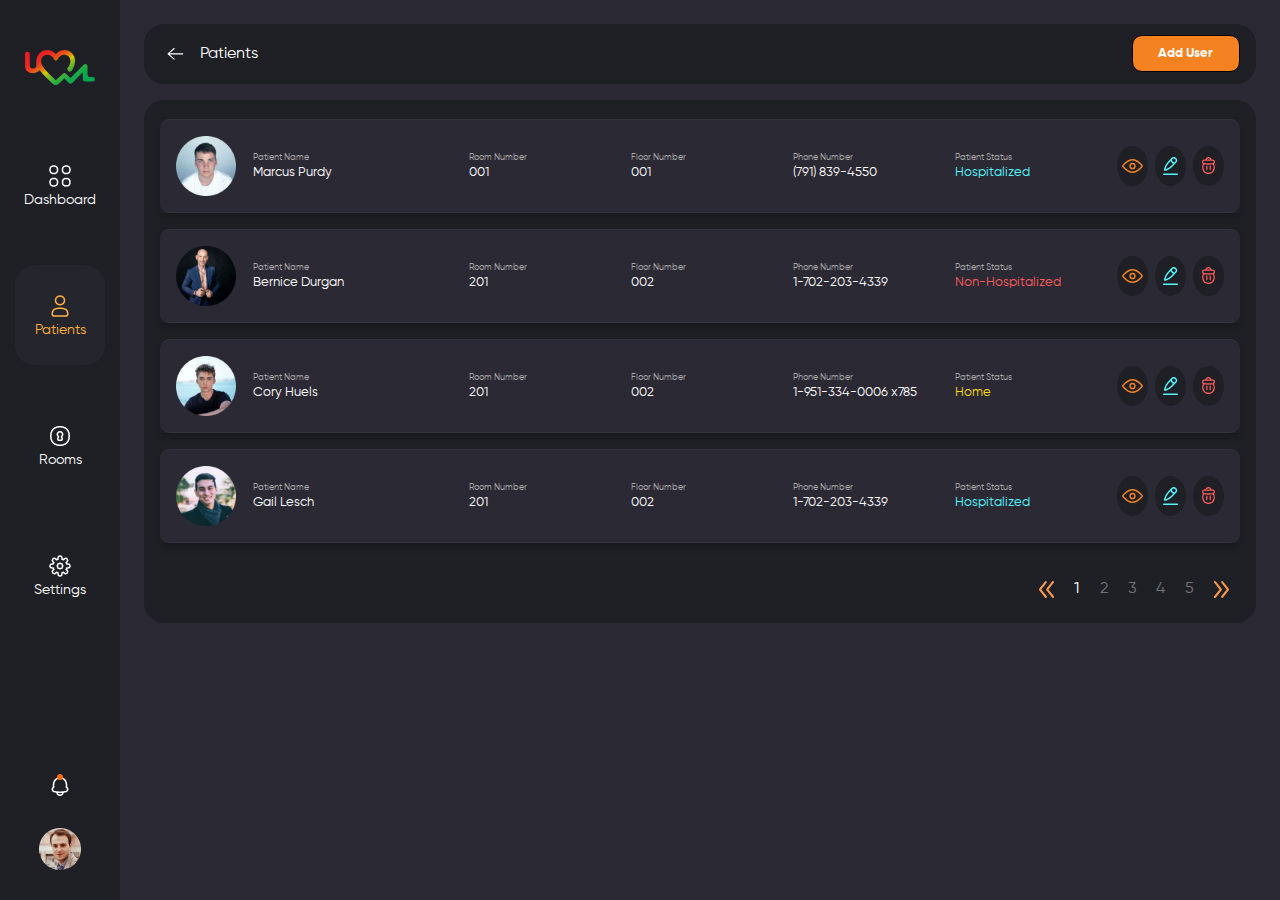
<file: user-list.html>
<!DOCTYPE html>
<html lang="en">
<head>
    <meta charset="UTF-8">
    <meta http-equiv="X-UA-Compatible" content="IE=edge">
    <meta name="viewport" content="width=device-width, initial-scale=1.0">
    <title>Document</title>
    <link rel="stylesheet" href="css/bootstrap.min.css"/>
    <link rel="stylesheet" href="css/common.css"/>
    <link rel="stylesheet" href="css/user-list.css"/>
</head>
<body>
   
    <div class="d-flex align-items-start ">
        <div class="sidebar d-flex flex-column ">
            <a href="#" class="sidebar-logo"><img src="./images/logo.svg" alt="logo"/></a>
            <ul class="nav nav-pills nav-flush flex-column mb-auto text-center ps-0">
                <li class=" ">
                    <a href="/doctor-dashboard.html" class="nav-link">  
                        <img class="noraml-img" src="./images/Dashboard.png" alt="icon" />
                        <img class="active-img" src="./images/Active-Dashboard.png" alt="icon" />
                        <small>Dashboard</small>
                    </a>
                </li>
                <li class="active">
                    <a href="/user-list.html" class="nav-link"> 
                        <img class="noraml-img" src="./images/user.png" alt="icon" />
                        <img class="active-img" src="./images/Active-user.png" alt="icon" />
                        <small>Patients</small>
                    </a>
                </li>
                <li>
                    <a href="/room-list.html" class="nav-link"> 
                        <img class="noraml-img" src="./images/Rooms.png" alt="icon" />
                        <img class="active-img" src="./images/Active-Rooms.png" alt="icon" />
                        <small>Rooms</small>
                    </a>
                </li>
                <li >
                    <a href="/settings.html" class="nav-link"> 
                        <img class="noraml-img" src="./images/Settings.png" alt="icon" />
                        <img class="active-img" src="./images/Active-Settings.png" alt="icon" />
                        <small>Settings</small>
                    </a>
                </li>
            </ul>
            <div class="notification-ic d-inline-flex justify-content-center align-items-center">
            <a href="#" class="notification"><img src="./images/notification.png" alt="notification"/></a>
            </div>
            <div class="profile-ic d-inline-flex justify-content-center align-items-center">
                <a href="#" class="profile"><img src="./images/profile-ic.png" alt="notification"/></a>
            </div>
        
        </div>
        <section class="main-container table__section">
            <div class="table__header d-flex align-items-center justify-content-between">
                <p class="text-white"><a href="/doctor-dashboard.html" class="me-2">
                    <svg xmlns="http://www.w3.org/2000/svg" width="30" height="22" viewBox="0 0 30 30">
                    <g id="Group_196" data-name="Group 196" transform="translate(-3796 99)">
                        <rect id="Rectangle_84" data-name="Rectangle 84" width="30" height="30" transform="translate(3796 -99)" fill="none"/>
                        <path id="Path_423" data-name="Path 423" d="M26.5,15.273H6.5m0,0,8.342,7.273M6.5,15.273,14.842,8" transform="translate(3795 -99.5)" fill="none" stroke="#fff" stroke-linecap="round" stroke-linejoin="round" stroke-width="1.5"/>
                    </g>
                    </svg>
                    </a > Patients</p>
                <a href="/add-new-patient.html" class="table__tittle--btn">Add User</a>
            </div>
            <div class="table__main table-responsive">
                <table class="table table__user">
                    <colgroup>
                        <col width="8%"/>
                        <col width="20%"/>
                        <col width="15%"/>
                        <col width="15%"/>
                        <col width="15%"/>
                        <col width="15%"/>
                        <col width="12%"/>
                    </colgroup>
                    <tbody>
                        <tr>
                            <td>
                                <div>
                                    <img class="img-fluid table__user--img" src="images/user_logo.png" alt="user">
                                </div>
                            </td>
                            <td>
                                <div class="table__user--name">
                                    <p class="table__user--label">Patient Name</p>
                                    <h5 class="table__user--data">Marcus Purdy</h5>
                                </div>
                            </td>
                            <td>
                                <div class="table__user--room">
                                    <p class="table__user--label">Room Number</p>
                                    <h5 class="table__user--data">001</h5>
                                </div>
                            </td>
                            <td>
                                <div class="table__user--floor">
                                    <p class="table__user--label">Floor Number</p>
                                    <h5 class="table__user--data">001</h5>
                                </div>
                            </td>
                            <td>
                                <div class="table__user--phone">
                                    <p class="table__user--label">Phone Number</p>
                                    <h5 class="table__user--data">(791) 839-4550</h5>
                                </div>
                            </td>
                            <td>
                                <div class="table__user--patient">
                                    <p class="table__user--label">Patient Status</p>
                                    <h5 class="table__user--data text-blue">Hospitalized</h5>
                                </div>
                            </td>
                            <td>
                                <div
                                    class="table__user--iconsgroup d-flex justify-content-end align-items-center gap-2">
                                    <!-- <button >
                                        <img src="images/Group 53.svg" class="user-icon mx-auto" alt="eye">
                                    </button> -->
                                    <a href="/profile-detail.html" class="icons__btn rounded-circle ">
                                        <img src="images/Group 53.svg" class="user-icon mx-auto" alt="eye">
                                    </a>

                                    
                                    <button class="icons__btn rounded-circle ">

                                        <img src="images/Group 167.svg" class="user-icon mx-auto" alt="pen">
                                    </button>
                                    <button class="icons__btn rounded-circle ">

                                        <img src="images/Path 309.svg" class="user-icon mx-auto" alt="delete">
                                    </button>
                                </div>
                            </td>
                        </tr>
                        <tr>
                            <td>
                                <div>
                                    <img class="img-fluid table__user--img" src="images/user_logo_2.png" alt="user">
                                </div>
                            </td>
                            <td>
                                <div class="table__user--name">
                                    <p class="table__user--label">Patient Name</p>
                                    <h5 class="table__user--data">Bernice Durgan</h5>
                                </div>
                            </td>
                            <td>
                                <div class="table__user--room">
                                    <p class="table__user--label">Room Number</p>
                                    <h5 class="table__user--data">201</h5>
                                </div>
                            </td>
                            <td>
                                <div class="table__user--floor">
                                    <p class="table__user--label">Floor Number</p>
                                    <h5 class="table__user--data">002</h5>
                                </div>
                            </td>
                            <td>
                                <div class="table__user--phone">
                                    <p class="table__user--label">Phone Number</p>
                                    <h5 class="table__user--data">1-702-203-4339</h5>
                                </div>
                            </td>
                            <td>
                                <div class="table__user--patient">
                                    <p class="table__user--label">Patient Status</p>
                                    <h5 class="table__user--data text-pink">Non-Hospitalized</h5>
                                </div>
                            </td>
                            <td>
                               <div class="table__user--iconsgroup d-flex justify-content-end align-items-center gap-2">
                                    <!-- <button >
                                        <img src="images/Group 53.svg" class="user-icon mx-auto" alt="eye">
                                    </button> -->
                                    <a href="/profile-detail.html" class="icons__btn rounded-circle ">
                                        <img src="images/Group 53.svg" class="user-icon mx-auto" alt="eye">
                                    </a>

                                    
                                    <button class="icons__btn rounded-circle ">

                                        <img src="images/Group 167.svg" class="user-icon mx-auto" alt="pen">
                                    </button>
                                    <button class="icons__btn rounded-circle ">

                                        <img src="images/Path 309.svg" class="user-icon mx-auto" alt="delete">
                                    </button>
                                </div>
                            </td>
                        </tr>
                        <tr>
                            <td>
                                <div>
                                    <img class="img-fluid table__user--img" src="images/user_logo_3.png" alt="user">
                                </div>
                            </td>
                            <td>
                                <div class="table__user--name">
                                    <p class="table__user--label">Patient Name</p>
                                    <h5 class="table__user--data">Cory Huels</h5>
                                </div>
                            </td>
                            <td>
                                <div class="table__user--room">
                                    <p class="table__user--label">Room Number</p>
                                    <h5 class="table__user--data">201</h5>
                                </div>
                            </td>
                            <td>
                                <div class="table__user--floor">
                                    <p class="table__user--label">Floor Number</p>
                                    <h5 class="table__user--data">002</h5>
                                </div>
                            </td>
                            <td>
                                <div class="table__user--phone">
                                    <p class="table__user--label">Phone Number</p>
                                    <h5 class="table__user--data">1-951-334-0006 x785</h5>
                                </div>
                            </td>
                            <td>
                                <div class="table__user--patient">
                                    <p class="table__user--label">Patient Status</p>
                                    <h5 class="table__user--data text-yellow">Home</h5>
                                </div>
                            </td>
                            <td>
                                <div
                                    class="table__user--iconsgroup d-flex justify-content-end align-items-center gap-2">
                                    <!-- <button >
                                        <img src="images/Group 53.svg" class="user-icon mx-auto" alt="eye">
                                    </button> -->
                                    <a href="/profile-detail.html" class="icons__btn rounded-circle ">
                                        <img src="images/Group 53.svg" class="user-icon mx-auto" alt="eye">
                                    </a>
                                    <button class="icons__btn rounded-circle ">

                                        <img src="images/Group 167.svg" class="user-icon mx-auto" alt="pen">
                                    </button>
                                    <button class="icons__btn rounded-circle ">

                                        <img src="images/Path 309.svg" class="user-icon mx-auto" alt="delete">
                                    </button>
                                </div>
                            </td>
                        </tr>
                        <tr>
                            <td>
                                <div>
                                    <img class="img-fluid table__user--img" src="images/user_logo_4.png" alt="user">
                                </div>
                            </td>
                            <td>
                                <div class="table__user--name">
                                    <p class="table__user--label">Patient Name</p>
                                    <h5 class="table__user--data">Gail Lesch</h5>
                                </div>
                            </td>
                            <td>
                                <div class="table__user--room">
                                    <p class="table__user--label">Room Number</p>
                                    <h5 class="table__user--data">201</h5>
                                </div>
                            </td>
                            <td>
                                <div class="table__user--floor">
                                    <p class="table__user--label">Floor Number</p>
                                    <h5 class="table__user--data">002</h5>
                                </div>
                            </td>
                            <td>
                                <div class="table__user--phone">
                                    <p class="table__user--label">Phone Number</p>
                                    <h5 class="table__user--data">1-702-203-4339</h5>
                                </div>
                            </td>
                            <td>
                                <div class="table__user--patient">
                                    <p class="table__user--label">Patient Status</p>
                                    <h5 class="table__user--data text-blue">Hospitalized</h5>
                                </div>
                            </td>
                            <td>
                                <div
                                    class="table__user--iconsgroup d-flex justify-content-end align-items-center gap-2">
                                    <!-- <button >
                                        <img src="images/Group 53.svg" class="user-icon mx-auto" alt="eye">
                                    </button> -->
                                    <a href="/profile-detail.html" class="icons__btn rounded-circle ">
                                        <img src="images/Group 53.svg" class="user-icon mx-auto" alt="eye">
                                    </a>
                                    <button class="icons__btn rounded-circle ">

                                        <img src="images/Group 167.svg" class="user-icon mx-auto" alt="pen">
                                    </button>
                                    <button class="icons__btn rounded-circle ">

                                        <img src="images/Path 309.svg" class="user-icon mx-auto" alt="delete">
                                    </button>
                                </div>
                            </td>
                        </tr>
                    </tbody>
                </table>
                <nav aria-label="Page navigation example">
                    <ul class="pagination justify-content-end align-items-center">
                        <li class="page-item">
                        <a class="page-link" href="#" aria-label="Previous">
                            <img src="./images/left-arrow.svg" alt="">
                        </a>
                        </li>
                        <li class="page-item"><a class="page-link active" href="#">1</a></li>
                        <li class="page-item"><a class="page-link" href="#">2</a></li>
                        <li class="page-item"><a class="page-link" href="#">3</a></li>
                        <li class="page-item"><a class="page-link" href="#">4</a></li>
                        <li class="page-item"><a class="page-link" href="#">5</a></li>
                        <li class="page-item">
                        <a class="page-link" href="#" aria-label="Next">
                            <img src="./images/right-arrow.svg" alt="">
                        </a>
                        </li>
                    </ul>
                    </nav>
            </div>

        </section>

    </div>
   
    <script src="js/bootstrap.bundle.min.js"></script>
    <script src="js/apexChart.js"></script>
    <script src="js/main.js"></script>
</body>
</html>
</file>
<file: css/common.css>
@font-face {
  font-family: 'Gilroy';
  src: url('../fonts/Gilroy-Light.ttf') format('truetype'),
       url('../fonts/Gilroy-Light.woff') format('woff'),
       url('../fonts/Gilroy-Light.woff2') format('woff2');
  font-weight: 300;
  font-style: normal;
}

@font-face {
    font-family: 'Gilroy';
    src: url("../fonts/Gilroy-Regular.ttf") format("truetype"), url("../fonts/Gilroy-Regular.woff") format("woff"), url("../fonts/Gilroy-Regular.woff2") format("woff2");
    font-weight: normal;
    font-style: normal;
  }
  
  @font-face {
    font-family: 'Gilroy';
    src: url("../fonts/Gilroy-Medium.ttf") format("truetype"), url("../fonts/Gilroy-Medium.woff") format("woff"), url("../fonts/Gilroy-Medium.woff2") format("woff2");
    font-weight: 600;
    font-style: normal;
  }
  
  @font-face {
    font-family: 'Gilroy';
    src: url("../fonts/Gilroy-SemiBold.ttf") format("truetype"), url("../fonts/Gilroy-SemiBold.woff") format("woff"), url("../fonts/Gilroy-SemiBold.woff2") format("woff2");
    font-weight: 500;
    font-style: normal;
  }
  
  @font-face {
    font-family: 'Gilroy';
    src: url("../fonts/Gilroy-Bold.ttf") format("truetype"), url("../fonts/Gilroy-Bold.woff") format("woff"), url("../fonts/Gilroy-Bold.woff2") format("woff2");
    font-weight: bold;
    font-style: normal;
  }
  
  @font-face {
    font-family: 'Gilroy';
    src: url("../fonts/Gilroy-Heavy.ttf") format("truetype"), url("../fonts/Gilroy-Heavy.woff") format("woff"), url("../fonts/Gilroy-Heavy.woff2") format("woff2");
    font-weight: 900;
    font-style: normal;
  }
/*   
  body {
    background: #2B2934;
    min-height: 100vh;
    font-size: 16px;
    font-family: 'Gilroy';
  }
  
  body .sidebar {
    width: 120px;
    background: #1F2026;
    min-height: 100vh;
    padding: 50px 0 30px;
    position: -webkit-sticky;
    position: sticky;
    top: 0;
  }
  
  body .sidebar li {
    border-radius: 20px;
    margin: 0 auto 30px;
    display: -webkit-box;
    display: -ms-flexbox;
    display: flex;
    -webkit-box-pack: center;
        -ms-flex-pack: center;
            justify-content: center;
    -webkit-box-align: center;
        -ms-flex-align: center;
            align-items: center;
  }
  
  body .sidebar li a {
    text-align: center;
    display: block;
    color: #FFFFFF;
    text-decoration: none;
    margin-top: 6px;
  }
  
  body .sidebar li a img.active-img {
    display: none;
  }
  
  body .sidebar li a img.noraml-img {
    display: block;
    margin: 0 auto;
  }
  
  body .sidebar li.active {
    width: 90px;
    height: 100px;
    background: rgba(43, 41, 52, 0.5);
  }
  
  body .sidebar li.active a {
    color: #FFB23E;
  }
  
  body .sidebar li.active a img.active-img {
    display: block;
    margin: 0 auto;
  }
  
  body .sidebar li.active a img.noraml-img {
    display: none;
  }
  
  body .sidebar .profile-ic {
    margin-top: 30px;
  }
  
  body .sidebar .profile-ic a img {
    width: 42px;
    height: 42px;
  }
  
  body .sidebar-logo {
    display: -webkit-box;
    display: -ms-flexbox;
    display: flex;
    -webkit-box-pack: center;
        -ms-flex-pack: center;
            justify-content: center;
    -webkit-box-align: center;
        -ms-flex-align: center;
            align-items: center;
    margin-bottom: 50px;
  }
  
  
  body  .main-container {
    width: calc(100% - 120px);
  }

  
  */




* {
  margin: 0;
  padding: 0;
  -webkit-box-sizing: border-box;
  box-sizing: border-box;
}
html{
  font-size: 16px;
 
}
@media all and (max-width:1440px){
  html{
    font-size: 80%;
  } 
}
@media all and (max-width:767px){
  html{
    font-size: 100%;
  } 
}
@media all and (max-width:400px){
  html{
    font-size: 95%;
  } 
}

body {
  background: #2B2934;
  min-height: 100vh;
  font-size: 16px;
  font-family: 'Gilroy';
}

body .sidebar {
  width: 120px;
  background: #1F2026;
  min-height: 100vh;
  padding: 50px 0 30px;
  position: sticky;
  top: 0;
}

body .main-container {
  width: calc(100% - 120px);
}
@media all and (max-width:575px){
  body .main-container {
    width: 100%;
  } 
}
.sidebar-logo {
  display: flex;
  justify-content: center;
  align-items: center;
  margin-bottom: 50px;
}

body .sidebar li {
  border-radius: 20px;
  margin: 0 auto 30px;
  display: flex;
  justify-content: center;
  align-items: center;
  width: 90px;
  height: 100px;
}

body .sidebar li a {
  text-align: center;
  display: block;
  color: #FFFFFF;
  text-decoration: none;
  margin-top: 6px;
}

body .sidebar li a img.active-img {
  display: none;
}

body .sidebar li a img.noraml-img {
  display: block;
  margin: 0 auto;
}

body .sidebar li.active,
body .sidebar li:hover {
  background: rgb(43, 41, 52, 50%);
}

body .sidebar li.active a img.active-img,
body .sidebar li:hover a img.active-img {
  display: block;
  margin: 0 auto;
}

body .sidebar li.active a,
body .sidebar li:hover a,
body .sidebar li a:focus {
  color: #FFB23E;
}

body .sidebar li.active a img.noraml-img,
body .sidebar li:hover a img.noraml-img {
  display: none;
}

body .sidebar .profile-ic {
  margin-top: 30px;
}

body .sidebar .profile-ic a img {
  width: 42px;
  height: 42px;
}
</file>
<file: css/index.css>
:root {
  --greenDarkColor:#00ffaa;
  --orangeDarkColor:#F58220;
  --whiteColor:#ffffff;
  --StreamingMode:#F8D716;
  --BloodPressure:#53F8FF;
  --weight:#FD5D5D;
  --bloodoxygen:#774af1;
  --heartRate: #00ffaa;
  --bodyTempeture: #fd5d5d;
  --Posture:#ffa0a0;
  --Steps:#f900bf;
  --darkColor: #1F2026;
  --muteTextColor: #1F2026;
  --heartRateVariability:#C8FD5D;
  --FALLDETECTION:#5B97FF;
}

* {
  margin: 0;
  padding: 0;
  -webkit-box-sizing: border-box;
          box-sizing: border-box;
}

body .mobile-header .brand-logo {
  position: relative;
  padding: 20px;
  display: inline-block;
}

body .mobile-header .brand-logo::before {
  content: "";
  position: absolute;
  top: 0;
  left: 0;
  width: 118px;
  height: 116px;
  background: var(--darkColor);
  border-radius: 37px 0px 103px 0px;
}

body .mobile-header .brand-logo img {
  position: relative;
  z-index: 1;
}

body .user-dashboard-detail .bg-light {
  background: #2B2934 !important;
}

body .user-dashboard-detail .bg-dark {
  background: #1f2026 !important;
}

body .user-dashboard-detail .statue-sign {
  width: 10px;
  height: 10px;
  border-radius: 10px;
  background: #00ffaa;
  display: inline-block;
}

body .user-dashboard-detail .text-FALLDETECTION {
  color: var(--FALLDETECTION);
}

body .user-dashboard-detail .text-bodyTempeture {
  color: var(--bodyTempeture);
}

body .user-dashboard-detail .text-Posture {
  color: var(--Posture);
}

body .user-dashboard-detail .text-Steps {
  color: var(--Steps);
}

body .user-dashboard-detail .text-warning {
  color: var(--orangeDarkColor) !important;
}

body .user-dashboard-detail .text-small {
  font-size: 0.875rem;
}

body .user-dashboard-detail .text-small-2 {
  font-size: 0.625rem;
}

body .user-dashboard-detail .text-heartRate {
  color: var(--heartRate);
}

body .user-dashboard-detail .text-bloodoxygen {
  color: var(--bloodoxygen);
}

body .user-dashboard-detail .text-StreamingMode {
  color: var(--StreamingMode);
}

body .user-dashboard-detail .text-BloodPressure {
  color: var(--BloodPressure);
}

body .user-dashboard-detail .text-weight {
  color: var(--weight);
}

body .user-dashboard-detail .text-heartRateVariability {
  color: var(--heartRateVariability);
}

@media all and (max-width: 575px) {
  body .user-dashboard-detail .text-heading-mobile {
    font-size: 1rem;
    font-weight: 400;
  }
}

body .user-dashboard-detail .rounded-5 {
  border-radius: 0.313rem !important;
}

body .user-dashboard-detail .rounded-10 {
  border-radius: 0.625rem !important;
}

body .user-dashboard-detail .heading-count {
  font-size: 2.5rem;
  line-height: 2.5rem;
}

body .user-dashboard-detail .opacity-70 {
  opacity: 0.7;
}

body .user-dashboard-detail .fw-900 {
  font-weight: 900 !important;
}

body .user-dashboard-detail .icon-rounded-24 {
  background: #2B2934;
  border-radius: 0.25rem;
  width: 40px;
  height: 40px;
  display: -webkit-inline-box;
  display: -ms-inline-flexbox;
  display: inline-flex;
  -webkit-box-align: center;
      -ms-flex-align: center;
          align-items: center;
  -webkit-box-pack: center;
      -ms-flex-pack: center;
          justify-content: center;
  padding: 0.25rem;
}

body .user-dashboard-detail .icon-rounded-33 {
  background: #2B2934;
  border-radius: 2.063rem;
  min-width: 2.063rem;
  min-height: 2.063rem;
  display: -webkit-inline-box;
  display: -ms-inline-flexbox;
  display: inline-flex;
  -webkit-box-align: center;
      -ms-flex-align: center;
          align-items: center;
  -webkit-box-pack: center;
      -ms-flex-pack: center;
          justify-content: center;
  padding: 0.25rem;
}

body .user-dashboard-detail .icon-rounded-50 {
  width: 3.125rem;
  height: 3.125rem;
  border-radius: 0.625rem;
  display: -webkit-inline-box;
  display: -ms-inline-flexbox;
  display: inline-flex;
  -webkit-box-pack: center;
      -ms-flex-pack: center;
          justify-content: center;
  -webkit-box-align: center;
      -ms-flex-align: center;
          align-items: center;
}

body .user-dashboard-detail .icon-rounded-94 {
  width: 5.875rem;
  height: 5.875rem;
  border-radius: 0.625rem;
  display: -webkit-inline-box;
  display: -ms-inline-flexbox;
  display: inline-flex;
  -webkit-box-pack: center;
      -ms-flex-pack: center;
          justify-content: center;
  -webkit-box-align: center;
      -ms-flex-align: center;
          align-items: center;
}

body .user-dashboard-detail .icon-bloodoxygen {
  background: rgba(118, 74, 241, 0.2);
}

body .user-dashboard-detail .icon-light-skyblue {
  background: rgba(83, 248, 255, 0.2);
}

body .user-dashboard-detail .icon-bodyTempeture {
  background: rgba(255, 160, 160, 0.2);
}

body .user-dashboard-detail .icon-heartRate {
  background: rgba(0, 255, 172, 0.2);
}

body .user-dashboard-detail .icon-OxygenSaturation {
  background: rgba(248, 215, 22, 0.2);
}

body .user-dashboard-detail .icon-BloodPressure {
  background: rgba(83, 248, 255, 0.2);
}

body .user-dashboard-detail .icon-weight {
  background: rgba(252, 92, 92, 0.2);
}

body .user-dashboard-detail .icon-Posture {
  background: rgba(255, 160, 160, 0.2);
}

body .user-dashboard-detail .icon-Steps {
  background: rgba(249, 0, 191, 0.2);
}

body .user-dashboard-detail .toggle-switch-green {
  padding-left: 4rem;
  display: -webkit-inline-box;
  display: -ms-inline-flexbox;
  display: inline-flex;
  color: var(--greenDarkColor);
  -webkit-box-align: center;
      -ms-flex-align: center;
          align-items: center;
}

body .user-dashboard-detail .toggle-switch-green .form-check-input {
  width: 3.5em;
  height: 1.8em;
  background-color: rgba(0, 255, 170, 0.2);
  float: right;
  margin-right: 0.5rem;
  margin-left: 0.5rem;
  border: none !important;
  outline: none !important;
}

body .user-dashboard-detail .toggle-switch-green .form-check-input:checked {
  background-image: url("[data-uri]");
}

body .user-dashboard-detail .sorting-group {
  padding: 0rem 0.75rem;
  border-radius: 1.875rem;
  background: #1F2026;
}

body .user-dashboard-detail .sorting-group button {
  color: var(--whiteColor);
}

body .user-dashboard-detail .sorting-group button.active {
  color: var(--orangeDarkColor);
}

body .user-dashboard-detail .btn {
  border-radius: 0.625rem;
}

@media all and (max-width: 575px) {
  body .user-dashboard-detail .btn {
    border-radius: 0.325rem;
  }
}

body .user-dashboard-detail .btn-outline-warning {
  color: var(--orangeDarkColor);
  border-color: var(--orangeDarkColor);
}

body .user-dashboard-detail .btn-outline-warning:hover {
  background: var(--orangeDarkColor);
  border-color: var(--orangeDarkColor);
  color: var(--whiteColor);
}
/*# sourceMappingURL=index.css.map */
</file>
<file: css/login.css>
@font-face {
    font-family: 'Gilroy-Light';
    src: url('../fonts/Gilroy-Light.ttf') format('truetype'),
        url('../fonts/Gilroy-Light.woff') format('woff'),
        url('../fonts/Gilroy-Light.woff2') format('woff2');
    font-weight: normal;
    font-style: normal;
}

@font-face {
    font-family: 'Gilroy-Regular';
    src: url('../fonts/Gilroy-Regular.ttf') format('truetype'),
        url('../fonts/Gilroy-Regular.woff') format('woff'),
        url('../fonts/Gilroy-Regular.woff2') format('woff2');
    font-weight: normal;
    font-style: normal;
}

@font-face {
    font-family: 'Gilroy-Medium';
    src: url('../fonts/Gilroy-Medium.ttf') format('truetype'),
        url('../fonts/Gilroy-Medium.woff') format('woff'),
        url('../fonts/Gilroy-Medium.woff2') format('woff2');
    font-weight: normal;
    font-style: normal;
}

@font-face {
    font-family: 'Gilroy-SemiBold';
    src: url('../fonts/Gilroy-SemiBold.ttf') format('truetype'),
        url('../fonts/Gilroy-SemiBold.woff') format('woff'),
        url('../fonts/Gilroy-SemiBold.woff2') format('woff2');
    font-weight: normal;
    font-style: normal;
}

@font-face {
    font-family: 'Gilroy-Bold';
    src: url('../fonts/Gilroy-Bold.ttf') format('truetype'),
        url('../fonts/Gilroy-Bold.woff') format('woff'),
        url('../fonts/Gilroy-Bold.woff2') format('woff2');
    font-weight: normal;
    font-style: normal;
}

@font-face {
    font-family: 'Gilroy-Heavy';
    src: url('../fonts/Gilroy-Heavy.ttf') format('truetype'),
        url('../fonts/Gilroy-Heavy.woff') format('woff'),
        url('../fonts/Gilroy-Heavy.woff2') format('woff2');
    font-weight: normal;
    font-style: normal;
}

.login-page {
    background: transparent radial-gradient(closest-side at 34% 48%, #313131 0%, #171617 100%) 0% 0% no-repeat padding-box;
}

.login-page {
    position: relative;
}

.login-page::before {
    content: "";
    position: absolute;
    left: -26px;
    bottom: 0px;
    background-image: url('../images/hospital.png');
    background-position: top;
    background-size: cover;
    width: 363px;
    height: 246px;

}

@media all and (min-width:1440px) {
    .login-page::before {
        width: 200px;
        height: 150px;
        background-position: 0px 9px;
        background-repeat: no-repeat;
    }
}

.login-page .left-part {
    flex: 1;
    padding: 0;
    display: flex;
}

.login-page .first-sec {
    padding-left: 102px;
    padding-top: 200px;
    flex: 1;
}

.login-page .first-sec h3 {
    color: white;
    font-size: 69px;
    font-family: 'Gilroy-Heavy';
    margin-bottom: 28px;
    position: relative;
}

.login-page .first-sec h3::after {
    content: "";
    position: absolute;
    right: -8px;
    top: -100px;
    background-image: url('../images/Arrow-orange.png');
    background-repeat: no-repeat;
    background-position: center;
    background-size: cover;
    width: 141px;
    height: 138px;
}

.login-page .first-sec p {
    color: white;
    font-size: 18px;
    font-family: 'Gilroy-Medium';
    margin-bottom: 93px;
    padding-right: 50px;
}

.icons .icon-box {
    width: 130px;
    height: 130px;
    border: 1px solid #68626269;
    border-radius: 32px;
    opacity: 1;
    margin-right: 42px;
    background-color: rgba(78, 69, 6950%);
    position: relative;
    background: #4E4545;
    backdrop-filter: blur(23px);
    -webkit-backdrop-filter: blur(23px);
}

.icons .icon-box::before {
    content: "";
    position: absolute;
    left: 50%;
    transform: translateX(-50%);
    bottom: -20px;
    width: 50px;
    height: 34px;
    background: #FF9797 0% 0% no-repeat padding-box;
    filter: blur(34px);
    border-radius: 50%;
    opacity: 1;
}

.icons .icon-box:nth-last-child(1) {
    margin-right: 0;
}

.login-page .last-sec {
    padding-top: 145px;
    flex-grow: 1;
    position: relative;
    display: flex;
    justify-content: center;
    /* align-items: center; */
}

.login-page .last-sec .img-set-fan {
    position: relative;
    left: 55px;
    width: 669px;
    height: 790px;
}

.login-page .last-sec::before,
.login-page .last-sec::after {
    content: "";
    position: absolute;
}

.login-page .last-sec::before {
    top: 0;
    left: 72px;
    background-image: url('../images/u-shape.png');
    /* width: 100%;
    height: 100%; */
    width: 606px;
    height: 906px;
    background-size: cover;
    background-repeat: no-repeat;
}

.login-page .last-sec::after {
    top: 700px;
    left: -20px;
    background-image: url('../images/Light-arrow-orange.png');
    width: 167px;
    height: 168px;
    background-size: cover;
    background-repeat: no-repeat;
}

.right-part {
    display: flex;
    max-width: 585px;
    width: 100%;
    min-height: 100vh;
}

.right-part::after {
    content: "";
    right: 0;
    bottom: 0;
    position: absolute;
    right: 0;
    bottom: 0;
    background-image: url('../images/shadow.png');
    background-repeat: no-repeat;
    background-position: center;
    background-size: cover;
    width: 145px;
    height: 207px;
    z-index: -1;
}

.right-part .login-box {
    background: transparent url('../images/login-box.png') 0% 0% no-repeat padding-box;
    box-shadow: inset 0px 3px 99px #020203;
    border: 1px solid #464646;
    border-radius: 50px;
    opacity: 1;
    margin: 40px 40px 40px 46px;
    padding: 90px 40px 49px;
    width: 100%;
    /* max-width: 500px; */
    display: flex;
    flex-wrap: wrap;
    justify-content: center;
    align-content: space-between;
    background-position: center;
    background-size: 100% 100%;
}


.right-part .login-box .middle-sec .user-ic,
.right-part .login-box .middle-sec .pw-ic {
    position: relative;
}

.right-part .login-box .middle-sec .user-ic::before,
.right-part .login-box .middle-sec .pw-ic::before {
    content: "";
    position: absolute;
    right: 20px;
    top: 50%;
    transform: translateY(-50%);
    width: 32px;
    height: 32px;
}

.right-part .login-box .middle-sec .user-ic::before {
    background-image: url('../images/user.svg');
    background-repeat: no-repeat;
    background-size: cover;
}

.right-part .login-box .middle-sec .pw-ic::before {
    background-image: url('../images/password.svg');
    background-repeat: no-repeat;
    background-size: cover;
}

.right-part .login-box>div {
    width: 100%;
}

.right-part .login-box h3 {
    font-size: 36px;
    font-family: 'Gilroy-Heavy';
    letter-spacing: 0px;
    color: #FFFFFF;
    /* margin: 120px 0 20px; */
    margin: 0px 0 20px;
}

.right-part .login-box p {
    font-size: 20px;
    font-family: 'Gilroy-Medium';
    color: #FFFFFF;
    margin-bottom: 40px;
}

.right-part .login-box input {
    background: #2B2934 0% 0% no-repeat padding-box;
    border-radius: 10px;
    border: 0;
    height: 60px;
    padding: 20px;
    font-size: 16px;
    line-height: 20px;
    font-family: 'Gilroy-Light';
    letter-spacing: 0px;
    color: #FFFFFF;
    margin-bottom: 40px;
}

.right-part .login-box input::placeholder {
    opacity: 1;
    color: #FFFFFF;
}

.right-part .login-box input::-ms-input-placeholder {
    color: #FFFFFF;
}

.right-part .login-box input::-ms-input-placeholder {
    color: #FFFFFF;
}

.right-part .login-box div:nth-child(2) input {
    margin-bottom: 20px;
}


.right-part .login-box .form-group {
    display: block;
    margin-bottom: 15px;
}

.right-part .login-box .form-group input {
    padding: 0;
    height: initial;
    width: initial;
    margin-bottom: 0;
    display: none;
    cursor: pointer;
}

.right-part .login-box .form-group label {
    position: relative;
    cursor: pointer;
    color: #FFFFFF;
    display: flex;
    font-size: 15px;
    font-family: 'Gilroy-Medium';
}

.right-part .login-box .form-group label:before {
    content: '';
    -webkit-appearance: none;
    background-color: transparent;
    border: 2px solid #E6E6E6;
    background: #E6E6E6 0% 0% no-repeat padding-box;
    border-radius: 5px;
    box-shadow: 0 1px 2px rgba(0, 0, 0, 0.05), inset 0px -15px 10px -12px rgba(0, 0, 0, 0.05);
    padding: 10px;
    display: inline-block;
    position: relative;
    vertical-align: middle;
    cursor: pointer;
    margin-right: 10px;
}

.right-part .login-box .form-group input:checked+label:after {
    content: '';
    display: block;
    position: absolute;
    top: 5px;
    left: 9px;
    width: 6px;
    height: 14px;
    border: solid #F58220;
    border-width: 0 2px 2px 0;
    transform: rotate(45deg);
}

.right-part .login-box a {
    color: #FFFFFF;
    text-decoration: none;
    font-size: 15px;
    font-family: 'Gilroy-Medium';
}

.right-part .login-box .frgt-line {
    margin-bottom: 32px;
}

.right-part .login-box .login-btn {
    background: #F58220 0% 0% no-repeat padding-box;
    border-radius: 10px;
    height: 60px;
    line-height: normal;
    color: #FFFFFF;
    font-size: 18px;
    font-family: 'Gilroy-Bold';
    margin-bottom: 36px;
    border: none;
    display: flex;
    align-items: center;
    justify-content: center;
}

.right-part .login-box .regist-btn p {
    color: #FFFFFF;
    font-family: 'Gilroy-Medium';
    font-size: 20px;
}

.right-part .login-box .regist-btn a {
    color: #FFFFFF;
    font-family: 'Gilroy-Bold';
    font-size: 20px;
    color: #F58220;
}

.right-part .login-box .regist-btn {
    /* margin-bottom: 152px; */
    margin-bottom: 0;
}

.right-part .login-box .copywrite {
    color: #FFFFFF;
    font-family: 'Gilroy-Medium';
    font-size: 16px;
    line-height: 20px;
    margin-bottom: 0;
}

@media screen and (min-width:1780px) and (max-width:1830px) {
    .login-page .first-sec {
        padding-left: 70px;
    }

    .login-page .last-sec::before {
        left: 52px;
    }

    .icons .icon-box {
        margin-right: 32px;
    }

    .login-page .last-sec::after {
        top: inherit;
        bottom: 210px;
        left: -32px;
    }
}


@media screen and (min-width:1551px) and (max-width:1780px) {
    .login-page .first-sec {
        padding-left: 70px;
    }

    .icons .icon-box,
    .icons .icon-box img {
        width: 130px;
        height: 130px;
    }

    .login-page .first-sec h3 {
        font-size: 59px;
    }

    .login-page .last-sec .img-set-fan {
        width: 600px;
        /* height: auto; */
    }

    /* .login-page .last-sec::before {
        width: 406px;
        height: 616px;
        background-size: contain;
        left: 32px;
    } */
    .icons .icon-box,
    .icons .icon-box img {
        width: 100px;
        height: 100px;
    }

    .icons .icon-box {
        margin-right: 30px;
    }

    .right-part {
        max-width: 485px;
    }

    .right-part .login-box {
        margin: 20px 20px 20px 26px;
    }
}

@media screen and (min-width:1300px) and (max-width:1550px) {
    .login-page .first-sec {
        padding-left: 40px;
    }

    .icons .icon-box,
    .icons .icon-box img {
        width: 100px;
        height: 100px;
    }

    .login-page .first-sec h3 {
        font-size: 42px;
    }

    .login-page .first-sec p {
        margin-bottom: 32px;
    }

    .icons .icon-box {
        margin-right: 25px;
    }

    .login-page .last-sec {
        padding-top: 80px;
    }

    .login-page .last-sec .img-set-fan {
        width: 440px;
        height: 500px;
        left: 30px !important;
    }

    .login-page .last-sec::before {
        width: 406px;
        height: 576px;
        left: 35px;
        background-size: contain;
    }

    .right-part {
        max-width: 465px;
    }

    .right-part .login-box {
        margin: 20px 20px 20px 26px;
    }

    .login-page .first-sec {
        padding-top: 110px;
    }

    .login-page .first-sec p {
        margin-right: 20px;
    }

    .login-page .last-sec::after {
        top: inherit;
        bottom: 135px;
    }

    .login-page::before {
        width: 290px;
        height: 195px;
    }
}

@media screen and (min-width:1200px) and (max-width:1300px) {
    .login-page .first-sec {
        padding-left: 30px;
        padding-top: 100px;
    }

    .login-page .first-sec h3 {
        font-size: 49px;
    }

    .icons .icon-box {
        width: 95px;
        height: 95px;
        margin-right: 20px;
    }

    .icons .icon-box img {
        width: 95px;
        height: 95px;
    }

    .login-page .first-sec p {
        margin-bottom: 40px;
    }

    .login-page .last-sec::before {
        background-size: contain;
    }

    .right-part {
        max-width: 400px;
    }

    .login-page .last-sec {
        padding-top: 70px;
    }

    .login-page::before {
        width: 293px;
        height: 196px;
    }

    .login-page .last-sec .img-set-fan {
        width: 390px;
        height: 610px;
        left: 60px;
    }

    .right-part .login-box {
        margin: 20px 20px 20px 26px;
        padding: 40px 20px 29px;
    }

    .login-page .last-sec::before {
        width: 402px;
        height: 606px;
        left: 37px;
    }
}

@media screen and (max-width:767px) {
    .login-page::before {
        display: none;
    }

    .login-mobile {
        background: linear-gradient(#313131 0%, #171617 100%);
        height: 100vh;
        overflow: hidden;
    }

    .login-mobile .mb-first-sec {
        padding-top: 52px;
        position: relative;
    }

    .login-mobile .mb-first-sec::before {
        content: "";
        position: absolute;
        background-image: url('../images/mb-u-shape.png');
        background-position: bottom;
        background-repeat: no-repeat;
        width: 331px;
        height: 448px;
        background-size: cover;
        z-index: -1;
        top: 0;
        left: 50%;
        transform: translateX(-50%);
    }
    .login-mobile .mb-first-sec.hideimg::before{
        display: none;
    }
    
    .login-mobile .mb-first-sec .mb-fan {
        z-index: 1;
    }
    .login-mobile .mb-first-sec.hideimg .mb-fan{
        height: 352px;
    }

    .login-mobile .second-sec {
        padding: 0 30px 0 34px;
        position: relative;
    }

    .login-mobile .second-sec::before,
    .login-mobile .second-sec::after{
        content: "";
        position: absolute;
        background-position: center;
        background-size: cover;
        background-repeat: no-repeat;
    }
    .login-mobile .second-sec::before{
        background-image: url('../images/mb-up-arrow.svg');
        width: 67px;
        height: 67px;
        left: 20px;
        top: -75px;
    }
    .login-mobile .second-sec::after{
        background-image: url('../images/mb-down-arrow.svg');
        width: 36px;
        height: 36px;
        right: 20px;
        bottom: 94px;
    }

    .login-mobile .second-sec h3 {
        font-size: 33px;
        line-height: 42px;
        font-family: 'Gilroy-Heavy';
        margin-bottom: 30px;
    }

    .login-mobile .second-sec p {
        font-size: 14px;
        font-family: 'Gilroy-Medium';
        margin-bottom: 24px;
    }

    .login-mobile .second-sec .icons .icon-box {
        width: 93px;
        height: 93px;
        margin-right: 30px;
    }

    .login-mobile .second-sec .icons .icon-box img {
        width: 93px;
        height: 93px;
    }

    .login-mobile .second-sec .icons .icon-box:nth-last-child(1) {
        margin-right: 0;
    }

    .login-mobile .second-sec .icons .icon-box:nth-last-child(1) img {
        width: 68px;
        height: 68px;
    }

    .login-mobile .ft {
        position: fixed;
        bottom: 0;
        z-index: 10;
    }

    .login-mobile .ft p {
        font-size: 12px;
        font-family: 'Gilroy-Medium';
        margin-bottom: 26px;
    }

    .mobile-login-box {
        background: transparent url('../images/login-box.png') 0% 0% no-repeat padding-box;
        box-shadow: inset 0px 3px 99px #020203;
        border: 1px solid #464646;
        border-top-left-radius: 50px;
        border-top-right-radius: 50px;
        opacity: 1;
        margin: 0 auto !important;
        padding: 40px 22px 0 !important;
        width: 100%  !important;
        max-width: 93.5%  !important;
        text-align: center  !important;
        display: flex; 
        flex-wrap: wrap;
        justify-content: center;
        align-content: space-between;
        background-position: center;
        background-size: 100% 100%;
        /* height: 606px; */
        height:calc(100vh - 320px);
        position: absolute;
        bottom: -22px;
        left: 50%;
        transform: translateX(-50%);
    }


    .mobile-login-box .middle-sec .user-ic,
    .mobile-login-box .middle-sec .pw-ic {
        position: relative;
    }

    .mobile-login-box .middle-sec .user-ic::before,
    .mobile-login-box .middle-sec .pw-ic::before {
        content: "";
        position: absolute;
        right: 20px;
        top: 50%;
        transform: translateY(-50%);
        width: 32px;
        height: 32px;
    }

    .mobile-login-box .middle-sec .user-ic::before {
        background-image: url('../images/user.svg');
        background-repeat: no-repeat;
        background-size: cover;
    }

    .mobile-login-box .middle-sec .pw-ic::before {
        background-image: url('../images/password.svg');
        background-repeat: no-repeat;
        background-size: cover;
    }

    .mobile-login-box>div {
        width: 100%;
    }

    .mobile-login-box h3 {
        font-size: 36px;
        font-family: 'Gilroy-Heavy';
        letter-spacing: 0px;
        color: #FFFFFF;
        margin: 0px 0 20px;
    }

    .mobile-login-box p {
        font-size: 18px;
        font-family: 'Gilroy-Medium';
        color: #FFFFFF;
        margin-bottom: 20px;
    }

    .mobile-login-box input {
        background: #2B2934 0% 0% no-repeat padding-box;
        border-radius: 10px;
        border: 0;
        height: 60px;
        padding: 20px;
        font-size: 16px;
        line-height: 20px;
        font-family: 'Gilroy-Light';
        letter-spacing: 0px;
        color: #FFFFFF;
        margin-bottom: 30px;
    }

    .mobile-login-box .form-group {
        display: block;
        margin-bottom: 15px;
    }

    .mobile-login-box .form-group input {
        padding: 0;
        height: initial;
        width: initial;
        margin-bottom: 0;
        display: none;
        cursor: pointer;
    }

    .mobile-login-box .form-group label {
        position: relative;
        cursor: pointer;
        color: #FFFFFF;
        display: flex;
        font-size: 15px;
        font-family: 'Gilroy-Medium';
    }

    .mobile-login-box .form-group label:before {
        content: '';
        -webkit-appearance: none;
        background-color: transparent;
        border: 2px solid #E6E6E6;
        background: #E6E6E6 0% 0% no-repeat padding-box;
        border-radius: 5px;
        box-shadow: 0 1px 2px rgba(0, 0, 0, 0.05), inset 0px -15px 10px -12px rgba(0, 0, 0, 0.05);
        padding: 10px;
        display: inline-block;
        position: relative;
        vertical-align: middle;
        cursor: pointer;
        margin-right: 10px;
    }

    .mobile-login-box .form-group input:checked+label:after {
        content: '';
        display: block;
        position: absolute;
        top: 5px;
        left: 9px;
        width: 6px;
        height: 14px;
        border: solid #F58220;
        border-width: 0 2px 2px 0;
        transform: rotate(45deg);
    }

    .mobile-login-box a {
        color: #FFFFFF;
        text-decoration: none;
        font-size: 15px;
        font-family: 'Gilroy-Medium';
    }

    .mobile-login-box .frgt-line {
        margin-bottom: 30px;
    }

    .mobile-login-box .login-btn {
        background: #F58220 0% 0% no-repeat padding-box;
        border-radius: 10px;
        height: 60px;
        line-height: normal;
        color: #FFFFFF;
        font-size: 18px;
        font-family: 'Gilroy-Bold';
        margin-bottom: 36px;
        border: none;
        display: flex;
        align-items: center;
        justify-content: center;
    }

    .mobile-login-box .regist-btn p {
        color: #FFFFFF;
        font-family: 'Gilroy-Medium';
        font-size: 20px;
    }

    .mobile-login-box .regist-btn a {
        color: #FFFFFF;
        font-family: 'Gilroy-Bold';
        font-size: 20px;
        color: #F58220;
    }

    .mobile-login-box .regist-btn {
        margin-bottom: 0;
    }
}

@media screen and (max-width:475px) {
    .mobile-login-box{
        /* height: 570px; */
        height:calc(100vh - 284px);
    }
    .mobile-login-box input{
        height: 50px;
        margin-bottom: 20px;
    }
    .mobile-login-box .login-btn{
        height: 50px;
        margin-bottom: 20px;
    }
}

@media screen and (max-width:430px) {
    .mobile-login-box{
        /* height: 550px; */
        height:calc(100vh - 280px);
        bottom: 0;
    }
    .login-mobile .mb-first-sec{
        padding-top: 30px;
    }
    .login-mobile .second-sec h3{
        font-size: 26px;
        line-height: 26px;
        margin-bottom: 20px;
    }
    .login-mobile .mb-first-sec{
        padding-top: 40px;
    }
    .login-mobile .second-sec{
        padding: 0 15px 0 15px;
    }
    .login-mobile .mb-first-sec::before{
        width: 270px;
        height: 330px;
    }
    .mobile-login-box .frgt-line {
        margin-bottom: 20px;
    }
    .login-mobile .mb-first-sec .mb-fan{
        height: 290px;
    }
    .login-mobile .mb-first-sec.hideimg .mb-fan{
        height: 260px;
    }
    .mobile-login-box input{
        height: 40px;
        margin-bottom: 20px;
    }
    .mobile-login-box .login-btn{
        height: 40px;
        margin-bottom: 20px;
    }
    .mobile-login-box .regist-btn p{
        font-size: 18px;
    }
    .login-mobile .second-sec .icons .icon-box {
        width: 73px;
        height: 73px;
        margin-right: 25px;
    }

    .login-mobile .second-sec .icons .icon-box img {
        width: 73px;
        height: 73px;
    }
    .login-mobile .second-sec .icons .icon-box:nth-last-child(1) img {
        width: 58px;
        height: 58px;
    }
}

@media screen and (max-width:375px) {
    .login-mobile .mb-first-sec{
        padding-top: 30px;
    }
    .login-mobile .mb-first-sec .mb-fan{
        height: 320px;
    }
    .login-mobile .mb-first-sec.hideimg .mb-fan{
        height: 300px;
    }
    .login-mobile .mb-first-sec::before{
        width: 280px;
        height: 378px;
    }
    .login-mobile .second-sec .icons .icon-box {
        width: 73px;
        height: 73px;
        margin-right: 25px;
    }

    .login-mobile .second-sec .icons .icon-box img {
        width: 73px;
        height: 73px;
    }
    .login-mobile .second-sec .icons .icon-box:nth-last-child(1) img {
        width: 58px;
        height: 58px;
    }
    .mobile-login-box .regist-btn p{
        font-size: 16px;
    }
}
</file>
<file: css/user-list.css>
/* Box sizing rules */
*,
*::before,
*::after {
  margin: 0;
  padding: 0;
  -webkit-box-sizing: border-box;
          box-sizing: border-box;
  letter-spacing: initial;
}

button,
html input[type="button"],
input[type="reset"],
input[type="submit"] {
  cursor: pointer;
}

p,
h1,
h2,
h3,
h4,
h5 {
  padding: 0;
  margin: 0;
  border: 0;
}

button,
a {
  border: none;
  background-color: transparent;
  text-decoration: none;
}

:root {
  --color-dark: #1f2026;
  --color-base: #2b2934;
  --color-grey: #ababab;
  --color-white: #ffffff;
  --color-black: #000000;
  --color-blue: #53f8ff;
  --color-pink: #fd5d5d;
  --color-orange: #f58220;
  --color-yellow: #f8d716;
  --color-border: #ffffff0d;
}

.table__section {
  padding: 1.875rem;
}

.table__header {
  background-color: var(--color-dark);
  padding: 0.875rem 1.25rem;
  border-radius: 20px;
  margin-bottom: 1.25rem;
}

.table__tittle {
  font-size: 1.1rem;
  font-weight: 500;
  color: var(--color-white);
}

@media (min-width: 1400px) {
  .table__tittle {
    font-size: 1.25rem;
  }
}

.table__tittle--btn {
  background-color: var(--color-orange);
  font-size: 1rem;
  font-weight: bold;
  text-align: center;
  padding: 0.625rem 2rem;
  color: var(--color-white);
  border: 1px solid var(--color-black);
  border-radius: 10px;
  -webkit-transition: all ease-in-out 0.2s;
  transition: all ease-in-out 0.2s;
}

.table__tittle--btn:hover,
.table__tittle--btn :focus,
.table__tittle--btn :active {
  border: 1px solid var(--color-orange);
  color: var(--color-orange);
  background-color: var(--color-white);
}

.table__main {
  background-color: var(--color-dark);
  padding: 0.25rem 1.25rem;
  border-radius: 20px;
}

.table__main .table__user {
  border-collapse: separate;
  border-spacing: 0 1.25rem;
  table-layout: fixed;
}

.table__main .table__user tr {
  -webkit-box-shadow: 0px 5px 7px #00000033;
          box-shadow: 0px 5px 7px #00000033;
}

.table__main .table__user td {
  background-color: var(--color-base);
  padding-block: 1.25rem;
  vertical-align: middle;
  border: 0;
  border-block: 1px solid var(--color-border);
}

.table__main .table__user td:first-child {
  border-top-left-radius: 10px;
  border-bottom-left-radius: 10px;
  padding-left: 1.25rem;
}

.table__main .table__user td:last-child {
  border-top-right-radius: 10px;
  border-bottom-right-radius: 10px;
  padding-right: 1.25rem;
  width: 10%;
}

.table__main .table__user--img {
  width: 60px;
}

@media (min-width: 1400px) {
  .table__main .table__user--img {
    width: 80px;
  }
}

.table__main .table__user--label {
  font-size: 0.7rem;
  color: var(--color-grey);
}

@media (min-width: 1400px) {
  .table__main .table__user--label {
    font-size: 0.875rem;
  }
}

.table__main .table__user--data {
  font-size: 1rem;
  color: var(--color-white);
  font-weight: normal;
  margin-bottom: 0;
  font-weight: 400;
}

.table__main .table__user--data.text-blue {
  color: var(--color-blue);
}

.table__main .table__user--data.text-pink {
  color: var(--color-pink);
}

.table__main .table__user--data.text-yellow {
  color: var(--color-yellow);
}

@media (min-width: 1400px) {
  .table__main .table__user--data {
    font-size: 1.5rem;
  }
}

.table__main .table__user--iconsgroup .icons__btn {
  background-color: var(--color-dark);
  width: 40px;
  height: 40px;
  display: -webkit-box;
  display: -ms-flexbox;
  display: flex;
  -webkit-box-align: center;
      -ms-flex-align: center;
          align-items: center;
  -webkit-box-pack: center;
      -ms-flex-pack: center;
          justify-content: center;
}

.table__main .pagination .page-link {
  background-color: transparent;
  border-color: transparent;
  -webkit-box-shadow: none;
          box-shadow: none;
  color: #747474;
}

.table__main .pagination .page-link.active {
  color: #ffffff;
}

.table__main .pagination .page-link span {
  color: #ff9949;
}
/*# sourceMappingURL=table.css.map */
</file>
<file: css/font.css>
@font-face {
    font-family: 'Gilroy-Regular';
    src: url('/fonts/') format('truetype'),
        url('/fonts/Gilroy-Regular.woff') format('woff'),
        url('/fonts/Gilroy-Regular.woff2') format('woff2');
    font-weight: normal;
    font-style: normal;
}

@font-face {
    font-family: 'Gilroy-Medium';
    src: url('/fonts/Gilroy-Medium.ttf') format('truetype'),
        url('/fonts/Gilroy-Medium.woff') format('woff'),
        url('/fonts/Gilroy-Medium.woff2') format('woff2');
    font-weight: normal;
    font-style: normal;
}

@font-face {
    font-family: 'Gilroy-SemiBold';
    src: url('/fonts/Gilroy-SemiBold.ttf') format('truetype'),
        url('/fonts/Gilroy-SemiBold.woff') format('woff'),
        url('/fonts/Gilroy-SemiBold.woff2') format('woff2');
    font-weight: normal;
    font-style: normal;
}

@font-face {
    font-family: 'Gilroy-Bold';
    src: url('/fonts/Gilroy-Bold.ttf') format('truetype'),
        url('/fonts/Gilroy-Bold.woff') format('woff'),
        url('/fonts/Gilroy-Bold.woff2') format('woff2');
    font-weight: normal;
    font-style: normal;
}

@font-face {
    font-family: 'Gilroy-Heavy';
    src: url('/fonts/Gilroy-Heavy.ttf') format('truetype'),
        url('/fonts/Gilroy-Heavy.woff') format('woff'),
        url('/fonts/Gilroy-Heavy.woff2') format('woff2');
    font-weight: normal;
    font-style: normal;
}
</file>
<file: css/table.css>
/* Box sizing rules */
*,
*::before,
*::after {
  margin: 0;
  padding: 0;
  -webkit-box-sizing: border-box;
          box-sizing: border-box;
  letter-spacing: initial;
}

button,
html input[type="button"],
input[type="reset"],
input[type="submit"] {
  cursor: pointer;
}

p,
h1,
h2,
h3,
h4,
h5 {
  padding: 0;
  margin: 0;
  border: 0;
}

button,
a {
  border: none;
  background-color: transparent;
  text-decoration: none;
}

:root {
  --color-dark: #1f2026;
  --color-base: #2b2934;
  --color-grey: #ababab;
  --color-white: #ffffff;
  --color-black: #000000;
  --color-blue: #53f8ff;
  --color-pink: #fd5d5d;
  --color-orange: #f58220;
  --color-yellow: #f8d716;
  --color-border: #ffffff0d;
  --font-regular: "Gilroy-Regular";
  --font-medium: "Gilroy-Medium";
  --font-bold: "Gilroy-Bold";
  --font-semiBold: "Gilroy-SemiBold";
  --font-heavy: "Gilroy-Heavy";
}

.table__section {
  padding: 1.875rem;
}

.table__header {
  background-color: var(--color-dark);
  padding: 0.875rem 1.25rem;
  border-radius: 20px;
  margin-bottom: 1.25rem;
}

.table__tittle {
  font-size: 1.1rem;
  font-family: var(--font-medium);
  color: var(--color-white);
}

@media (min-width: 1400px) {
  .table__tittle {
    font-size: 1.25rem;
  }
}

.table__tittle--btn {
  background-color: var(--color-orange);
  font-size: 1rem;
  font-family: var(--font-bold);
  text-align: center;
  padding: 0.625rem 2rem;
  color: var(--color-white);
  border: 1px solid var(--color-black);
  border-radius: 10px;
  -webkit-transition: all ease-in-out 0.2s;
  transition: all ease-in-out 0.2s;
}

.table__tittle--btn:hover,
.table__tittle--btn :focus,
.table__tittle--btn :active {
  border: 1px solid var(--color-orange);
  color: var(--color-orange);
  background-color: var(--color-white);
}

.table__main {
  background-color: var(--color-dark);
  padding: 0.25rem 1.25rem;
  border-radius: 20px;
}

.table__main .table__user {
  border-collapse: separate;
  border-spacing: 0 1.25rem;
}

.table__main .table__user tr {
  -webkit-box-shadow: 0px 5px 7px #00000033;
          box-shadow: 0px 5px 7px #00000033;
}

.table__main .table__user td {
  background-color: var(--color-base);
  padding-block: 1.25rem;
  vertical-align: middle;
  border: 0;
  border-block: 1px solid var(--color-border);
}

.table__main .table__user td:first-child {
  border-top-left-radius: 10px;
  border-bottom-left-radius: 10px;
  padding-left: 1.25rem;
}

.table__main .table__user td:last-child {
  border-top-right-radius: 10px;
  border-bottom-right-radius: 10px;
  padding-right: 1.25rem;
  width: 10%;
}

.table__main .table__user--img {
  width: 60px;
}

@media (min-width: 1400px) {
  .table__main .table__user--img {
    width: 80px;
  }
}

.table__main .table__user--label {
  font-size: 0.7rem;
  color: var(--color-grey);
}

@media (min-width: 1400px) {
  .table__main .table__user--label {
    font-size: 0.875rem;
  }
}

.table__main .table__user--data {
  font-size: 1rem;
  color: var(--color-white);
  margin-bottom: 0;
  font-family: var(--font-semiBold);
}

.table__main .table__user--data.text-blue {
  color: var(--color-blue);
}

.table__main .table__user--data.text-pink {
  color: var(--color-pink);
}

.table__main .table__user--data.text-yellow {
  color: var(--color-yellow);
}

@media (min-width: 1400px) {
  .table__main .table__user--data {
    font-size: 1.5rem;
  }
}

.table__main .table__user--iconsgroup .icons__btn {
  background-color: var(--color-dark);
  width: 40px;
  height: 40px;
  display: -webkit-box;
  display: -ms-flexbox;
  display: flex;
  -webkit-box-align: center;
      -ms-flex-align: center;
          align-items: center;
  -webkit-box-pack: center;
      -ms-flex-pack: center;
          justify-content: center;
}

.table__main .pagination .page-link {
  background-color: transparent;
  border-color: transparent;
  -webkit-box-shadow: none;
          box-shadow: none;
  color: #747474;
}

.table__main .pagination .page-link.active {
  color: #ffffff;
}

.table__main .pagination .page-link span {
  color: #ff9949;
}
/*# sourceMappingURL=table.css.map */
</file>
